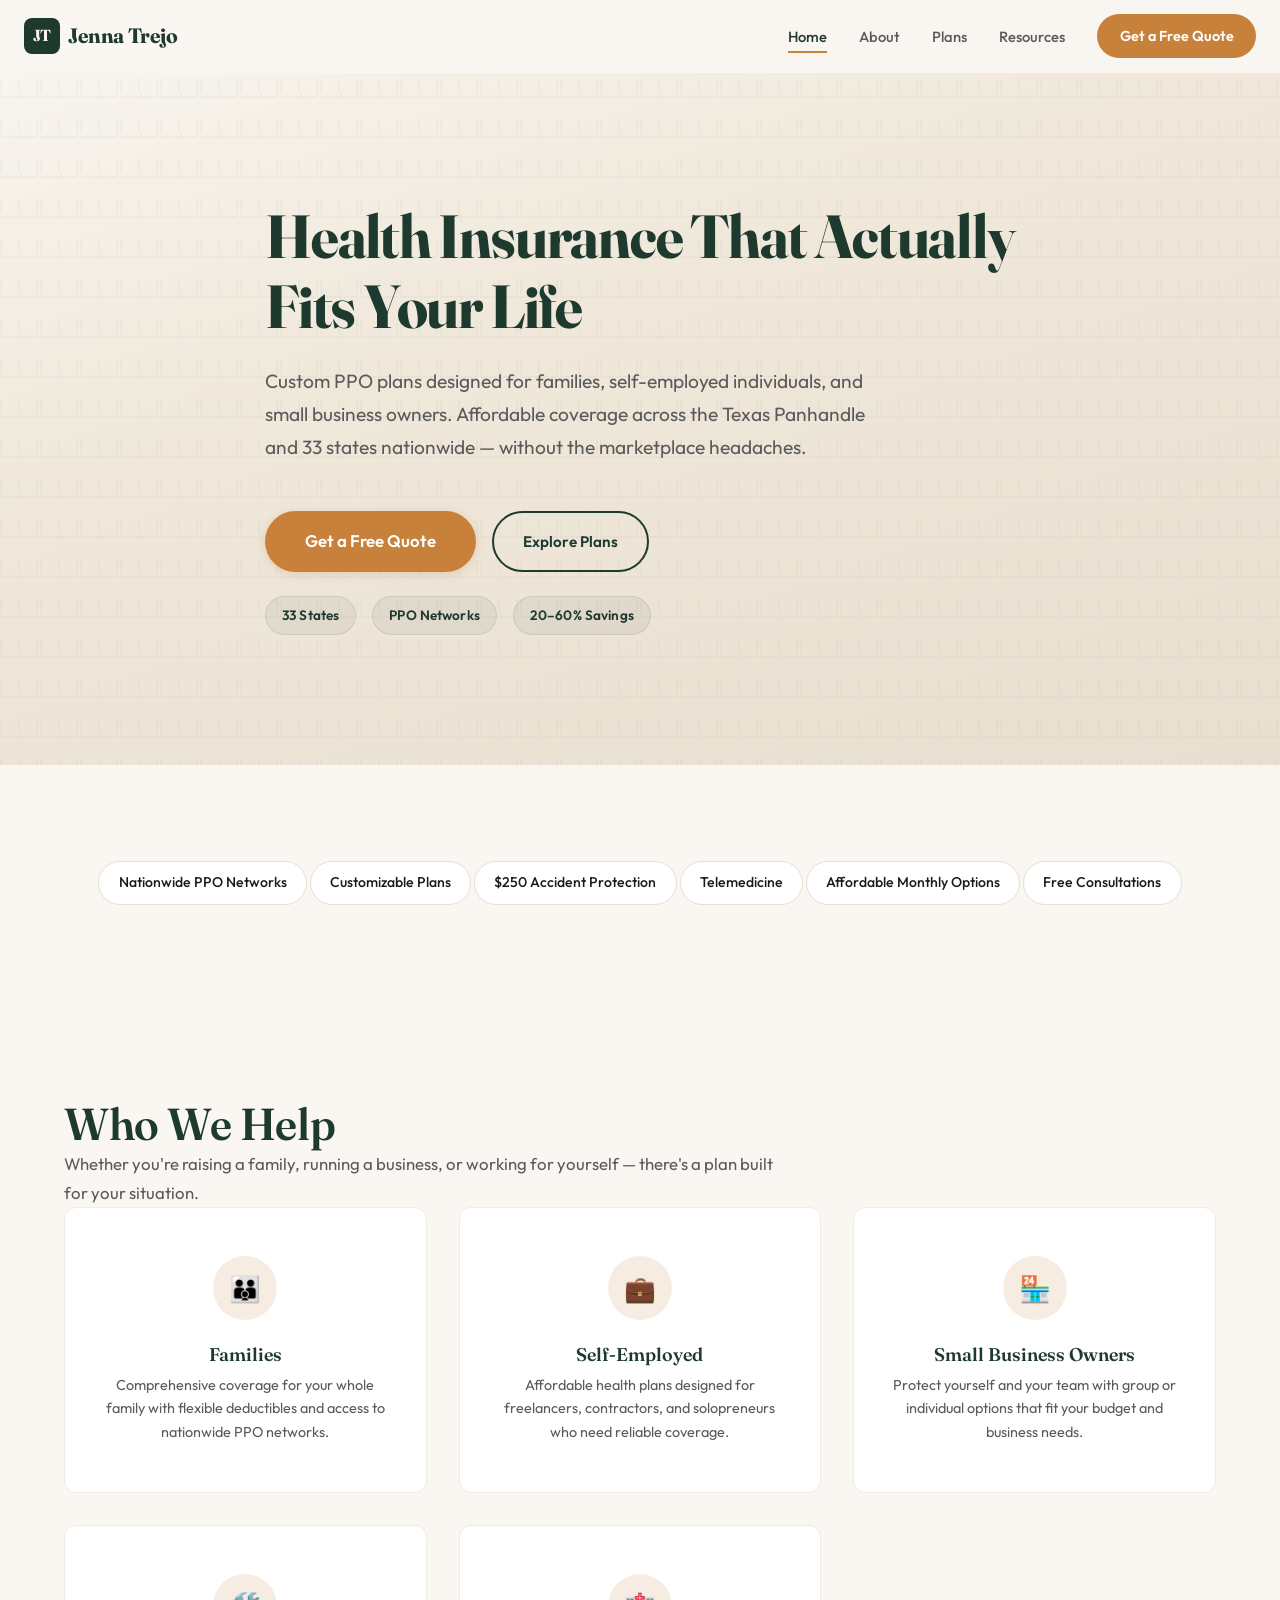
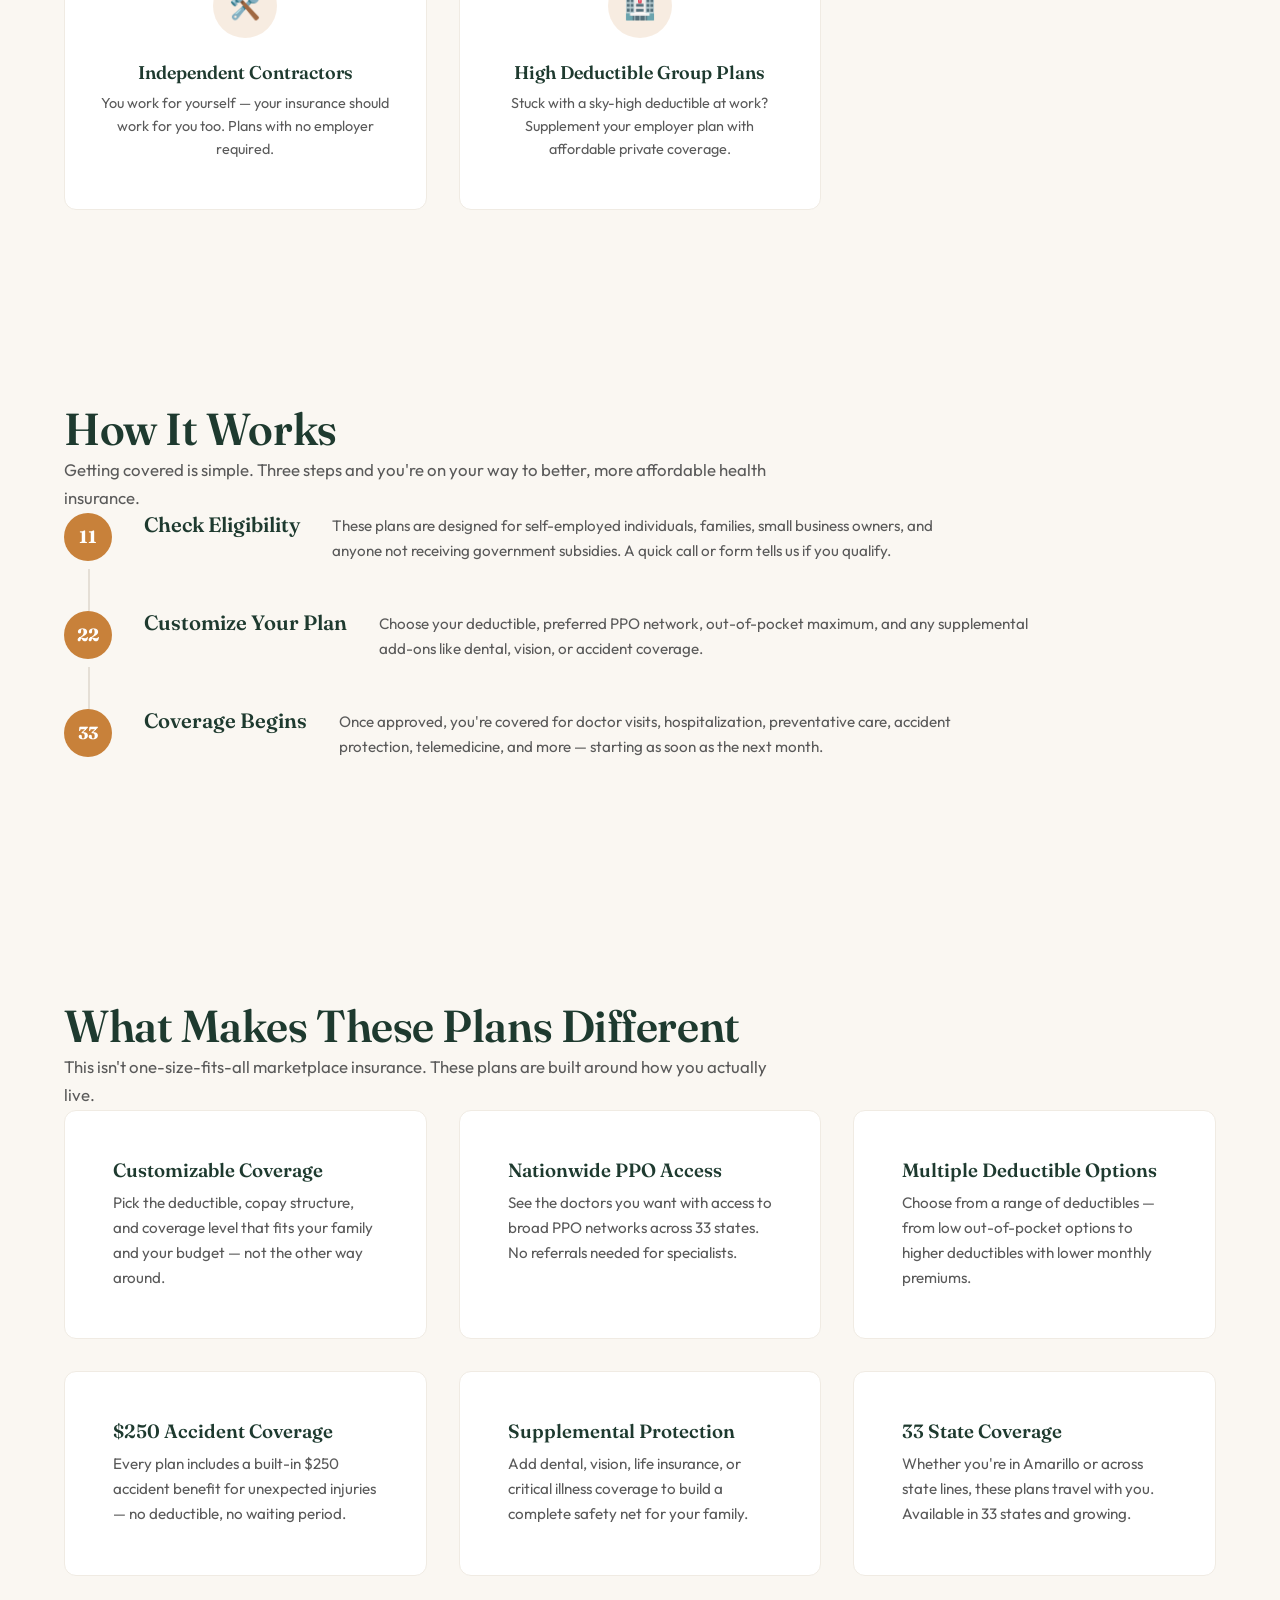
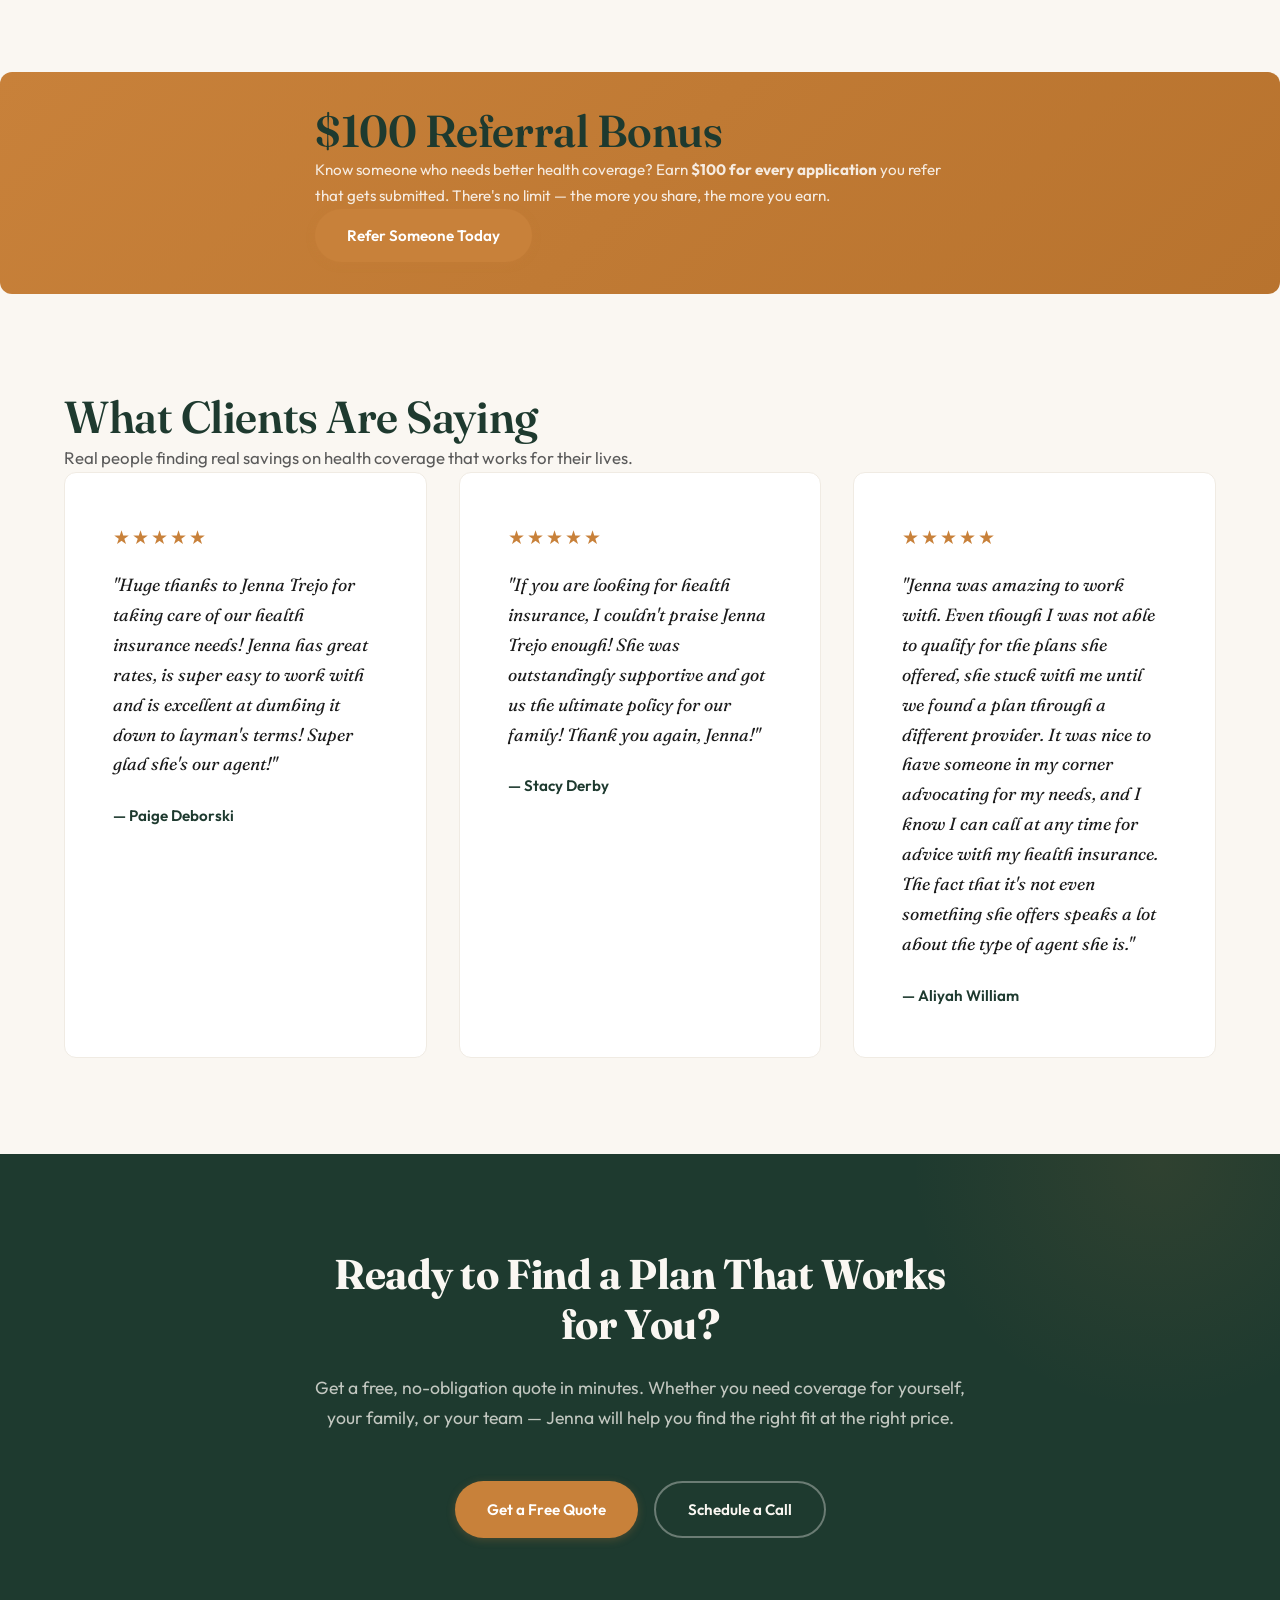
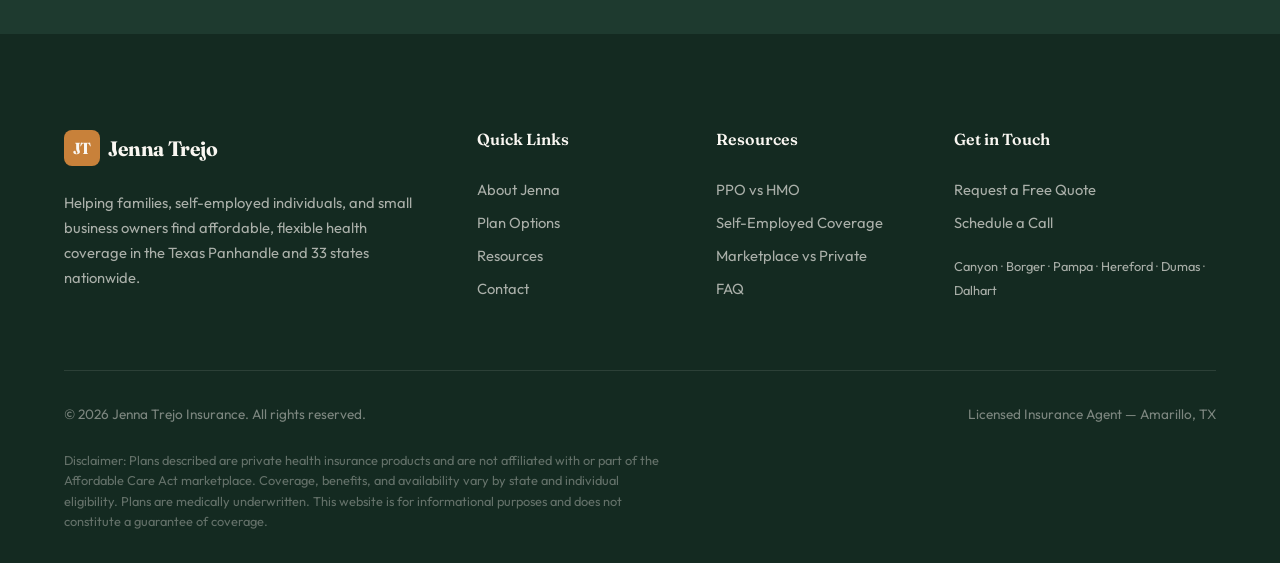
<file: index.html>
<!DOCTYPE html>
<html lang="en">
<head>
  <meta charset="UTF-8">
  <meta name="viewport" content="width=device-width, initial-scale=1.0">
  <title>Jenna Trejo Insurance — Affordable Health Coverage for Families & Self-Employed</title>
  <meta name="description" content="Find affordable, customizable PPO health insurance plans for families, self-employed individuals, and small business owners. Serving the Texas Panhandle and 33 states. Get a free quote today.">
  <meta name="keywords" content="health insurance, PPO plans, self-employed health coverage, family health insurance, small business insurance, Texas Panhandle, Amarillo insurance agent">
  <meta name="author" content="Jenna Trejo Insurance">
  <meta property="og:title" content="Jenna Trejo Insurance — Health Coverage That Fits Your Life">
  <meta property="og:description" content="Affordable, customizable PPO health insurance for families, self-employed, and small businesses. Serving 33 states.">
  <meta property="og:type" content="website">
  <meta property="og:url" content="https://jennatrejoinsurance.com">
  <link rel="preconnect" href="https://fonts.googleapis.com">
  <link rel="preconnect" href="https://fonts.gstatic.com" crossorigin>
  <link href="https://fonts.googleapis.com/css2?family=Fraunces:ital,opsz,wght@0,9..144,300..900;1,9..144,300..900&family=Outfit:wght@300;400;500;600;700&display=swap" rel="stylesheet">
  <link rel="canonical" href="https://jennatrejoinsurance.com/">
  <link rel="stylesheet" href="css/styles.css">
  <script type="application/ld+json">
  {
    "@context": "https://schema.org",
    "@type": ["InsuranceAgency", "LocalBusiness"],
    "name": "Jenna Trejo Insurance",
    "description": "Licensed health insurance agent serving the Texas Panhandle and 33 states. Specializing in affordable PPO health plans for families, self-employed individuals, and small business owners.",
    "url": "https://jennatrejoinsurance.com",
    "telephone": "575-937-6519",
    "address": {
      "@type": "PostalAddress",
      "addressLocality": "Amarillo",
      "addressRegion": "TX",
      "addressCountry": "US"
    },
    "geo": {
      "@type": "GeoCoordinates",
      "latitude": "35.2220",
      "longitude": "-101.8313"
    },
    "areaServed": [
      {"@type": "City", "name": "Amarillo", "addressRegion": "TX"},
      {"@type": "City", "name": "Canyon", "addressRegion": "TX"},
      {"@type": "City", "name": "Borger", "addressRegion": "TX"},
      {"@type": "City", "name": "Pampa", "addressRegion": "TX"},
      {"@type": "City", "name": "Hereford", "addressRegion": "TX"},
      {"@type": "City", "name": "Dumas", "addressRegion": "TX"},
      {"@type": "City", "name": "Dalhart", "addressRegion": "TX"}
    ],
    "priceRange": "$$",
    "openingHours": "Mo-Fr 08:00-18:00",
    "sameAs": []
  }
  </script>
  <script type="application/ld+json">
  {
    "@context": "https://schema.org",
    "@type": "WebSite",
    "name": "Jenna Trejo Insurance",
    "url": "https://jennatrejoinsurance.com"
  }
  </script>
</head>
<body>

  <!-- ========== NAVIGATION ========== -->
  <nav class="nav">
    <div class="nav__overlay"></div>
    <div class="nav__inner">
      <a href="index.html" class="nav__logo">
        <span class="nav__logo-icon">JT</span>
        Jenna Trejo
      </a>
      <button class="nav__hamburger" aria-label="Menu">
        <span></span><span></span><span></span>
      </button>
      <div class="nav__links">
        <a href="index.html" class="nav__link active">Home</a>
        <a href="about.html" class="nav__link">About</a>
        <a href="plans.html" class="nav__link">Plans</a>
        <a href="resources.html" class="nav__link">Resources</a>
        <a href="contact.html" class="nav__cta">Get a Free Quote</a>
      </div>
    </div>
  </nav>

  <main>

  <!-- ========== HERO SECTION ========== -->
  <section class="hero gradient-hero bg-texture">
    <div class="container">
      <div class="hero__content fade-up">
        <h1 class="hero__title">Health Insurance That Actually Fits Your Life</h1>
        <p class="hero__subtitle">Custom PPO plans designed for families, self-employed individuals, and small business owners. Affordable coverage across the Texas Panhandle and 33 states nationwide — without the marketplace headaches.</p>
        <div class="hero__actions">
          <a href="contact.html" class="btn btn--primary btn--large">Get a Free Quote</a>
          <a href="plans.html" class="btn btn--outline">Explore Plans</a>
        </div>
        <div class="hero__trust fade-up">
          <span class="trust-badge">33 States</span>
          <span class="trust-badge">PPO Networks</span>
          <span class="trust-badge">20–60% Savings</span>
        </div>
      </div>
    </div>
  </section>

  <!-- ========== QUICK BENEFITS STRIP ========== -->
  <section class="section benefits-strip">
    <div class="container">
      <div class="benefits-strip__row fade-up">
        <span class="benefit-pill">Nationwide PPO Networks</span>
        <span class="benefit-pill">Customizable Plans</span>
        <span class="benefit-pill">$250 Accident Protection</span>
        <span class="benefit-pill">Telemedicine</span>
        <span class="benefit-pill">Affordable Monthly Options</span>
        <span class="benefit-pill">Free Consultations</span>
      </div>
    </div>
  </section>

  <!-- ========== WHO WE HELP ========== -->
  <section class="section" style="background: var(--color-cream);">
    <div class="container">
      <div class="section__header fade-up">
        <h2 class="section__title">Who We Help</h2>
        <p class="section__subtitle">Whether you're raising a family, running a business, or working for yourself — there's a plan built for your situation.</p>
      </div>
      <div class="grid grid--3 stagger">
        <div class="audience-card fade-up">
          <span class="audience-card__icon">&#x1F46A;</span>
          <h3 class="audience-card__title">Families</h3>
          <p class="audience-card__text">Comprehensive coverage for your whole family with flexible deductibles and access to nationwide PPO networks.</p>
        </div>
        <div class="audience-card fade-up">
          <span class="audience-card__icon">&#x1F4BC;</span>
          <h3 class="audience-card__title">Self-Employed</h3>
          <p class="audience-card__text">Affordable health plans designed for freelancers, contractors, and solopreneurs who need reliable coverage.</p>
        </div>
        <div class="audience-card fade-up">
          <span class="audience-card__icon">&#x1F3EA;</span>
          <h3 class="audience-card__title">Small Business Owners</h3>
          <p class="audience-card__text">Protect yourself and your team with group or individual options that fit your budget and business needs.</p>
        </div>
        <div class="audience-card fade-up">
          <span class="audience-card__icon">&#x1F6E0;&#xFE0F;</span>
          <h3 class="audience-card__title">Independent Contractors</h3>
          <p class="audience-card__text">You work for yourself — your insurance should work for you too. Plans with no employer required.</p>
        </div>
        <div class="audience-card fade-up">
          <span class="audience-card__icon">&#x1F3E5;</span>
          <h3 class="audience-card__title">High Deductible Group Plans</h3>
          <p class="audience-card__text">Stuck with a sky-high deductible at work? Supplement your employer plan with affordable private coverage.</p>
        </div>
      </div>
    </div>
  </section>

  <!-- ========== HOW IT WORKS ========== -->
  <section class="section">
    <div class="container">
      <div class="section__header fade-up">
        <h2 class="section__title">How It Works</h2>
        <p class="section__subtitle">Getting covered is simple. Three steps and you're on your way to better, more affordable health insurance.</p>
      </div>
      <div class="steps stagger">
        <div class="step fade-up">
          <span class="step__number">1</span>
          <h3 class="step__title">Check Eligibility</h3>
          <p class="step__text">These plans are designed for self-employed individuals, families, small business owners, and anyone not receiving government subsidies. A quick call or form tells us if you qualify.</p>
        </div>
        <div class="step fade-up">
          <span class="step__number">2</span>
          <h3 class="step__title">Customize Your Plan</h3>
          <p class="step__text">Choose your deductible, preferred PPO network, out-of-pocket maximum, and any supplemental add-ons like dental, vision, or accident coverage.</p>
        </div>
        <div class="step fade-up">
          <span class="step__number">3</span>
          <h3 class="step__title">Coverage Begins</h3>
          <p class="step__text">Once approved, you're covered for doctor visits, hospitalization, preventative care, accident protection, telemedicine, and more — starting as soon as the next month.</p>
        </div>
      </div>
    </div>
  </section>

  <!-- ========== WHAT MAKES PLANS DIFFERENT ========== -->
  <section class="section" style="background: var(--color-cream);">
    <div class="container">
      <div class="section__header fade-up">
        <h2 class="section__title">What Makes These Plans Different</h2>
        <p class="section__subtitle">This isn't one-size-fits-all marketplace insurance. These plans are built around how you actually live.</p>
      </div>
      <div class="grid grid--3 stagger">
        <div class="card fade-up">
          <h3 class="card__title">Customizable Coverage</h3>
          <p class="card__text">Pick the deductible, copay structure, and coverage level that fits your family and your budget — not the other way around.</p>
        </div>
        <div class="card fade-up">
          <h3 class="card__title">Nationwide PPO Access</h3>
          <p class="card__text">See the doctors you want with access to broad PPO networks across 33 states. No referrals needed for specialists.</p>
        </div>
        <div class="card fade-up">
          <h3 class="card__title">Multiple Deductible Options</h3>
          <p class="card__text">Choose from a range of deductibles — from low out-of-pocket options to higher deductibles with lower monthly premiums.</p>
        </div>
        <div class="card fade-up">
          <h3 class="card__title">$250 Accident Coverage</h3>
          <p class="card__text">Every plan includes a built-in $250 accident benefit for unexpected injuries — no deductible, no waiting period.</p>
        </div>
        <div class="card fade-up">
          <h3 class="card__title">Supplemental Protection</h3>
          <p class="card__text">Add dental, vision, life insurance, or critical illness coverage to build a complete safety net for your family.</p>
        </div>
        <div class="card fade-up">
          <h3 class="card__title">33 State Coverage</h3>
          <p class="card__text">Whether you're in Amarillo or across state lines, these plans travel with you. Available in 33 states and growing.</p>
        </div>
      </div>
    </div>
  </section>

  <!-- ========== $100 REFERRAL BANNER ========== -->
  <section class="referral-banner">
    <div class="container">
      <div class="referral-banner__content fade-up">
        <h2 class="referral-banner__title">$100 Referral Bonus</h2>
        <p class="referral-banner__text">Know someone who needs better health coverage? Earn <strong>$100 for every application</strong> you refer that gets submitted. There's no limit — the more you share, the more you earn.</p>
        <a href="contact.html" class="btn btn--primary">Refer Someone Today</a>
      </div>
    </div>
  </section>

  <!-- ========== TESTIMONIALS ========== -->
  <section class="section" style="background: var(--color-cream);">
    <div class="container">
      <div class="section__header fade-up">
        <h2 class="section__title">What Clients Are Saying</h2>
        <p class="section__subtitle">Real people finding real savings on health coverage that works for their lives.</p>
      </div>
      <div class="grid grid--3 stagger">
        <div class="testimonial fade-up">
          <div class="testimonial__stars">&#9733;&#9733;&#9733;&#9733;&#9733;</div>
          <p class="testimonial__text">"Huge thanks to Jenna Trejo for taking care of our health insurance needs! Jenna has great rates, is super easy to work with and is excellent at dumbing it down to layman's terms! Super glad she's our agent!"</p>
          <p class="testimonial__author">— Paige Deborski</p>
        </div>
        <div class="testimonial fade-up">
          <div class="testimonial__stars">&#9733;&#9733;&#9733;&#9733;&#9733;</div>
          <p class="testimonial__text">"If you are looking for health insurance, I couldn't praise Jenna Trejo enough! She was outstandingly supportive and got us the ultimate policy for our family! Thank you again, Jenna!"</p>
          <p class="testimonial__author">— Stacy Derby</p>
        </div>
        <div class="testimonial fade-up">
          <div class="testimonial__stars">&#9733;&#9733;&#9733;&#9733;&#9733;</div>
          <p class="testimonial__text">"Jenna was amazing to work with. Even though I was not able to qualify for the plans she offered, she stuck with me until we found a plan through a different provider. It was nice to have someone in my corner advocating for my needs, and I know I can call at any time for advice with my health insurance. The fact that it's not even something she offers speaks a lot about the type of agent she is."</p>
          <p class="testimonial__author">— Aliyah William</p>
        </div>
      </div>
    </div>
  </section>

  <!-- ========== FINAL CTA SECTION ========== -->
  <section class="cta-section">
    <div class="container">
      <div class="cta-section__content fade-up">
        <h2 class="cta-section__title">Ready to Find a Plan That Works for You?</h2>
        <p class="cta-section__text">Get a free, no-obligation quote in minutes. Whether you need coverage for yourself, your family, or your team — Jenna will help you find the right fit at the right price.</p>
        <div class="cta-section__actions">
          <a href="contact.html" class="btn btn--primary">Get a Free Quote</a>
          <a href="contact.html" class="btn btn--outline-light">Schedule a Call</a>
        </div>
      </div>
    </div>
  </section>

  <!-- ========== FOOTER ========== -->
  </main>

  <footer class="footer">
    <div class="container">
      <div class="footer__grid">
        <div class="footer__brand">
          <a href="index.html" class="nav__logo" style="color: var(--color-cream); margin-bottom: var(--space-sm); display: inline-flex;">
            <span class="nav__logo-icon" style="background: var(--color-accent);">JT</span>
            Jenna Trejo
          </a>
          <p>Helping families, self-employed individuals, and small business owners find affordable, flexible health coverage in the Texas Panhandle and 33 states nationwide.</p>
        </div>
        <div>
          <h4 class="footer__heading">Quick Links</h4>
          <a href="about.html" class="footer__link">About Jenna</a>
          <a href="plans.html" class="footer__link">Plan Options</a>
          <a href="resources.html" class="footer__link">Resources</a>
          <a href="contact.html" class="footer__link">Contact</a>
        </div>
        <div>
          <h4 class="footer__heading">Resources</h4>
          <a href="resources.html#ppo-vs-hmo" class="footer__link">PPO vs HMO</a>
          <a href="resources.html#self-employed" class="footer__link">Self-Employed Coverage</a>
          <a href="resources.html#marketplace-vs-private" class="footer__link">Marketplace vs Private</a>
          <a href="resources.html#faq" class="footer__link">FAQ</a>
        </div>
        <div>
          <h4 class="footer__heading">Get in Touch</h4>
          <a href="contact.html" class="footer__link">Request a Free Quote</a>
          <a href="contact.html" class="footer__link">Schedule a Call</a>
          <p style="color: rgba(250,247,242,0.5); font-size: 0.85rem; margin-top: var(--space-md);">
            <a href="canyon-tx.html" class="footer__link" style="display: inline; font-size: 0.8rem;">Canyon</a> &middot;
            <a href="borger-tx.html" class="footer__link" style="display: inline; font-size: 0.8rem;">Borger</a> &middot;
            <a href="pampa-tx.html" class="footer__link" style="display: inline; font-size: 0.8rem;">Pampa</a> &middot;
            <a href="hereford-tx.html" class="footer__link" style="display: inline; font-size: 0.8rem;">Hereford</a> &middot;
            <a href="dumas-tx.html" class="footer__link" style="display: inline; font-size: 0.8rem;">Dumas</a> &middot;
            <a href="dalhart-tx.html" class="footer__link" style="display: inline; font-size: 0.8rem;">Dalhart</a>
          </p>
        </div>
      </div>
      <div class="footer__bottom">
        <span>&copy; 2026 Jenna Trejo Insurance. All rights reserved.</span>
        <span>Licensed Insurance Agent — Amarillo, TX</span>
      </div>
      <p class="footer__disclaimer">Disclaimer: Plans described are private health insurance products and are not affiliated with or part of the Affordable Care Act marketplace. Coverage, benefits, and availability vary by state and individual eligibility. Plans are medically underwritten. This website is for informational purposes and does not constitute a guarantee of coverage.</p>
    </div>
  </footer>

  <!-- Scroll to Top Button -->
  <button class="scroll-top" aria-label="Scroll to top">&#8593;</button>

  <script src="js/main.js"></script>
</body>
</html>
</file>
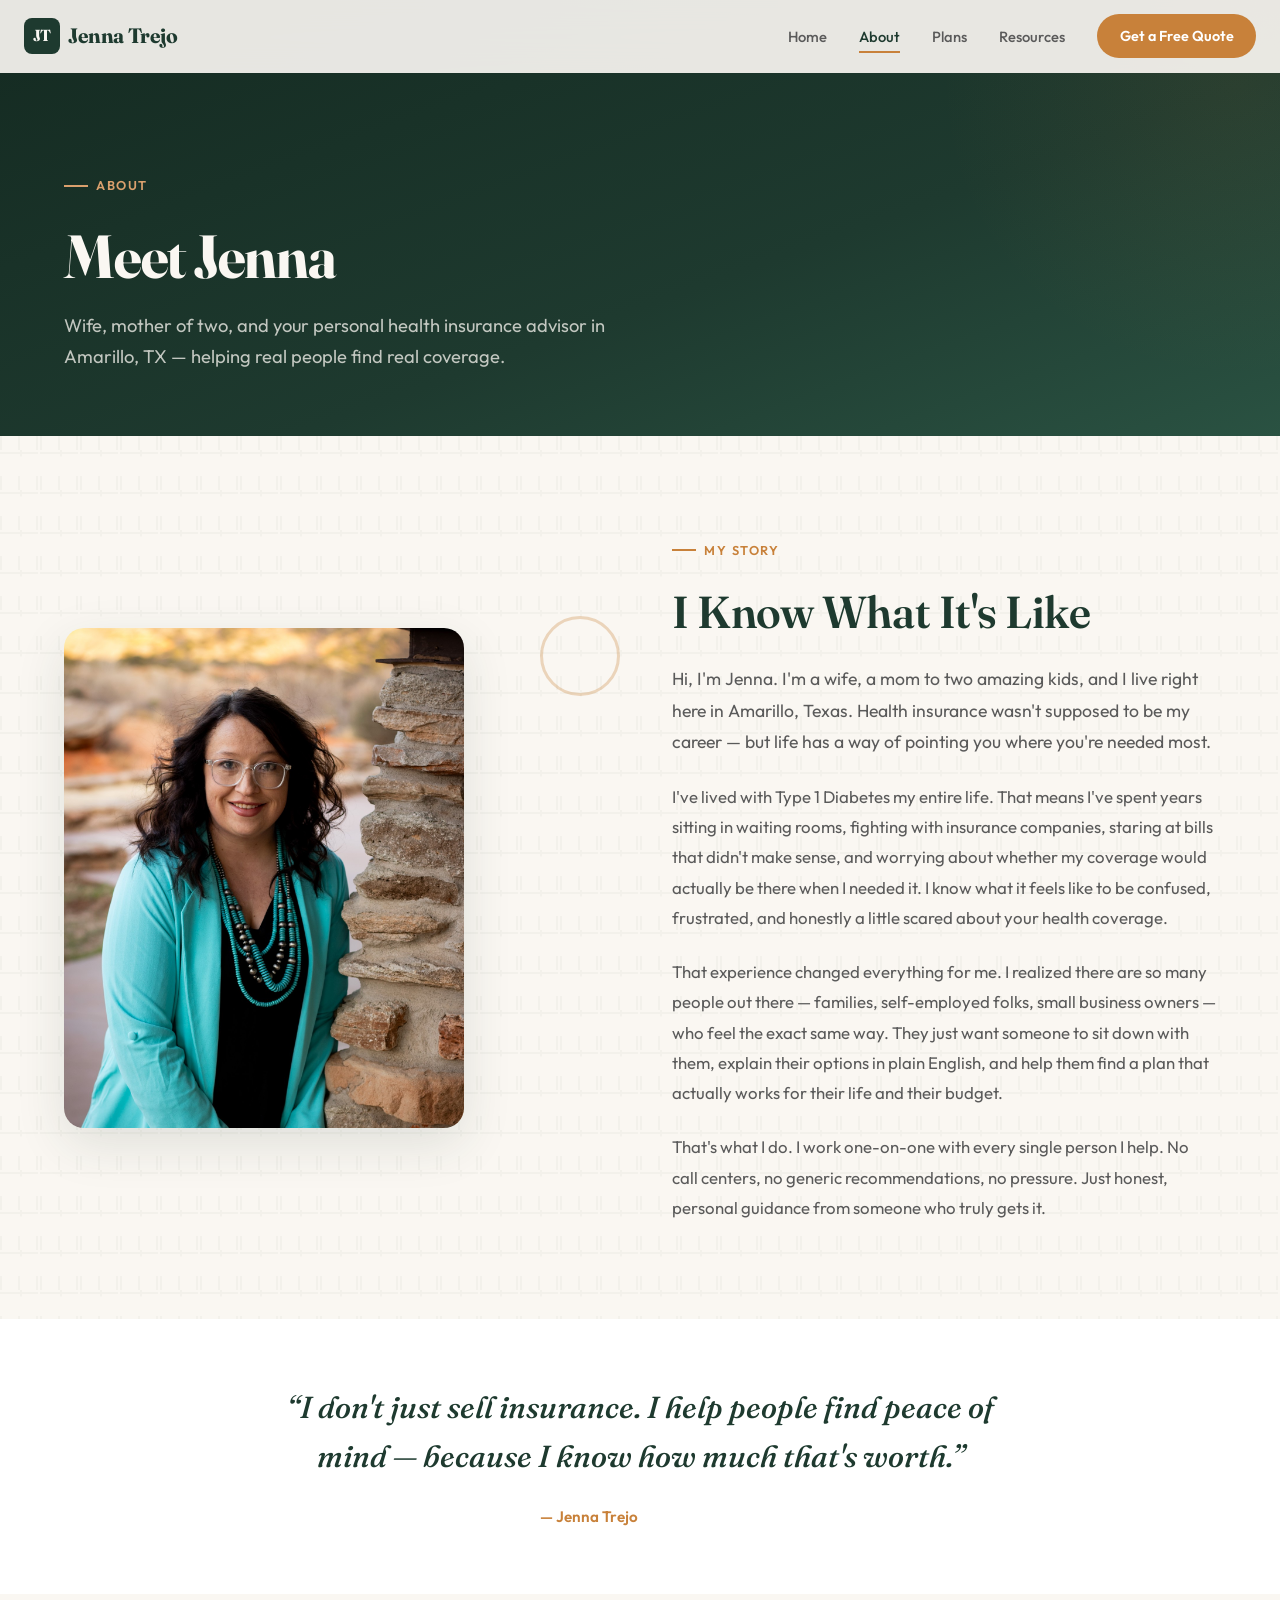
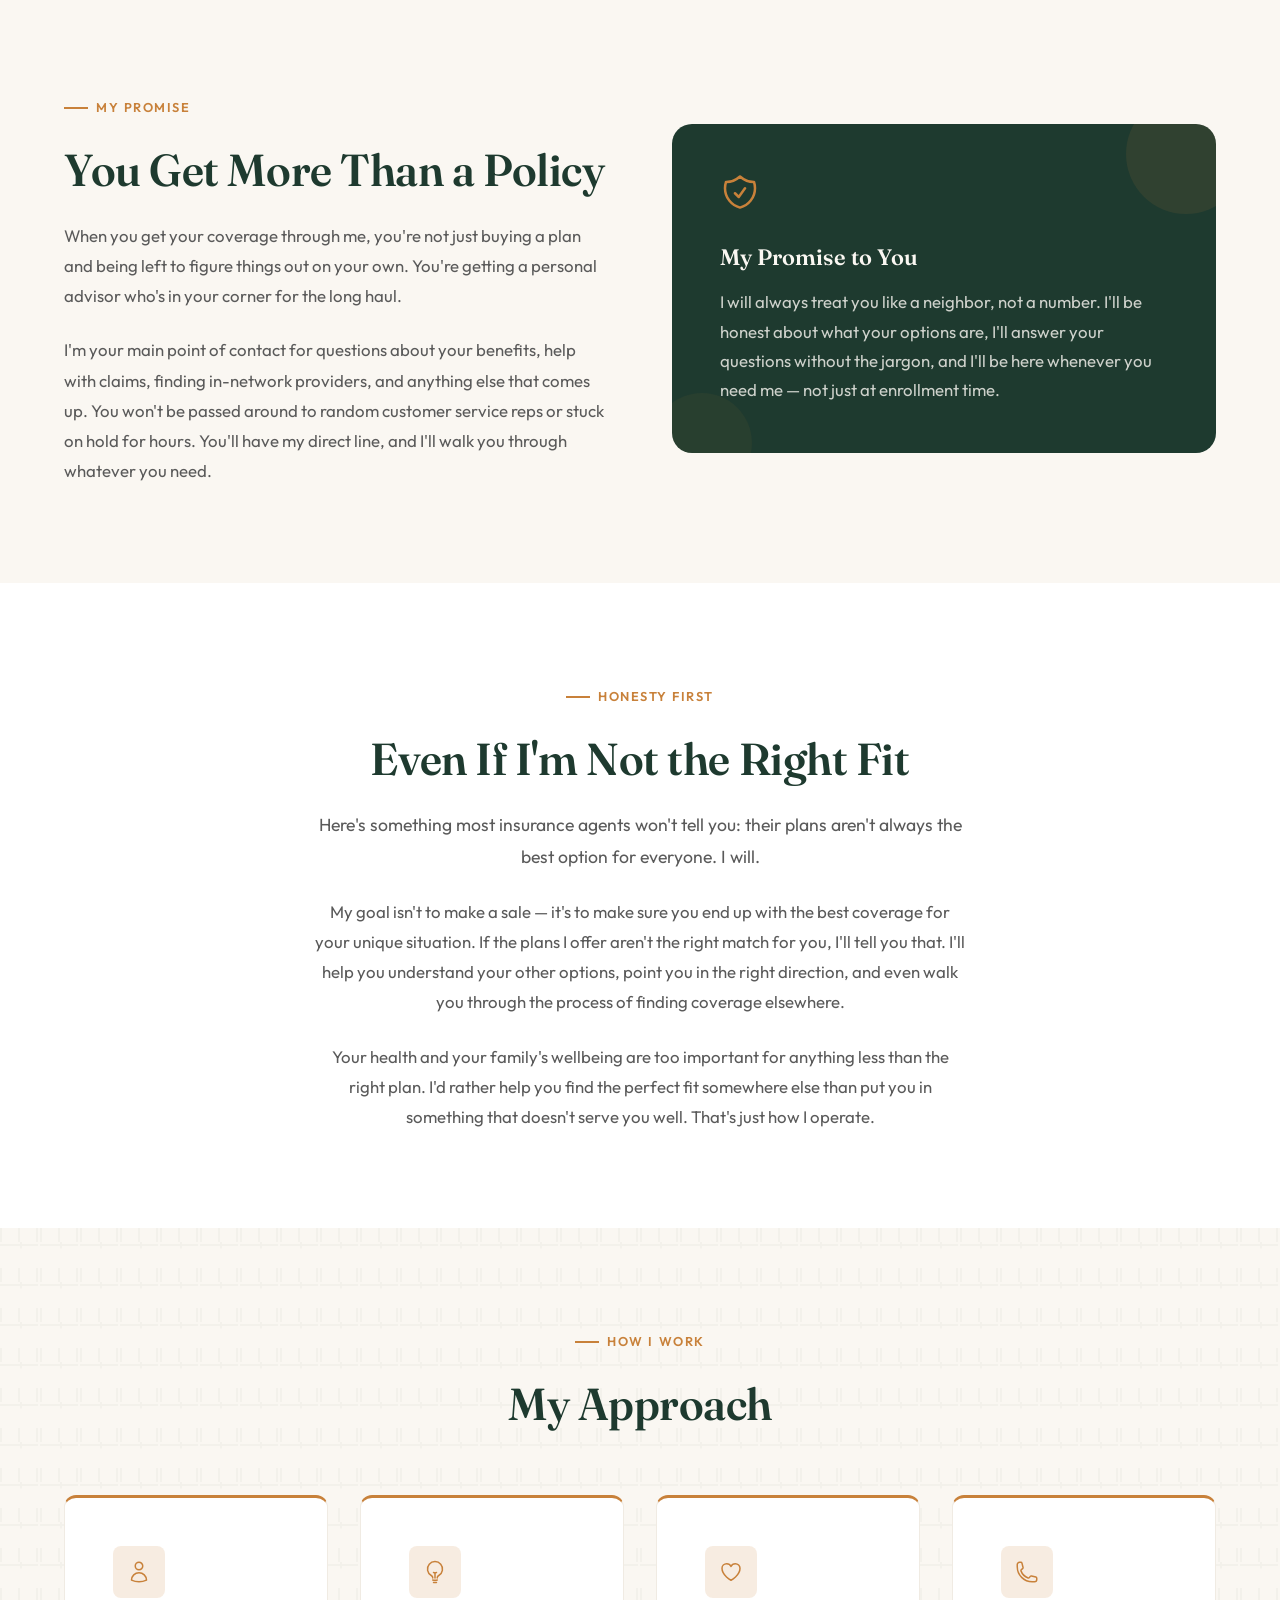
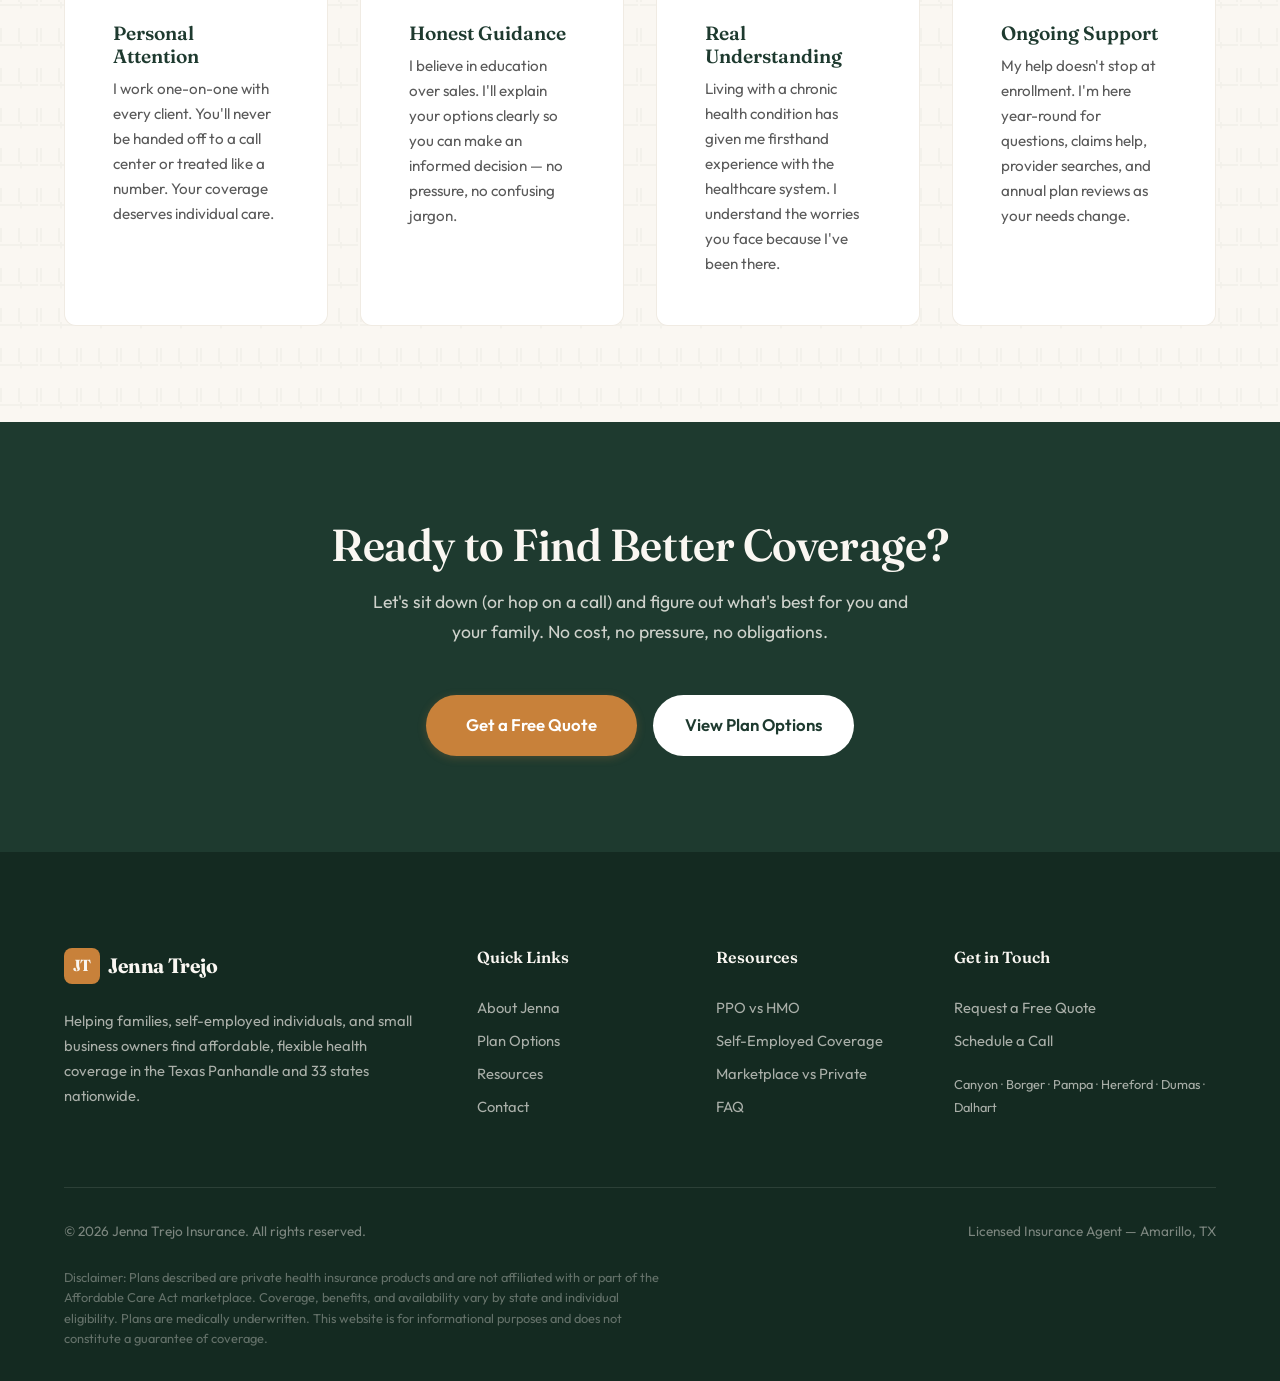
<file: about.html>
<!DOCTYPE html>
<html lang="en">
<head>
  <meta charset="UTF-8">
  <meta name="viewport" content="width=device-width, initial-scale=1.0">
  <meta name="description" content="Meet Jenna Trejo — a wife, mother, and licensed insurance advisor in Amarillo, TX. With firsthand experience navigating the healthcare system, Jenna helps families and self-employed individuals find affordable health coverage.">
  <meta name="keywords" content="Jenna Trejo, health insurance agent Amarillo TX, Texas Panhandle insurance, affordable health coverage, personal insurance advisor">
  <meta name="author" content="Jenna Trejo Insurance">
  <meta property="og:title" content="About Jenna Trejo — Your Personal Health Insurance Advisor">
  <meta property="og:description" content="Wife, mother, and licensed insurance advisor in Amarillo, TX. Jenna brings real-life healthcare experience to help you find the right coverage.">
  <meta property="og:type" content="website">
  <title>About Jenna Trejo — Your Personal Health Insurance Advisor | Amarillo, TX</title>
  <link rel="preconnect" href="https://fonts.googleapis.com">
  <link rel="preconnect" href="https://fonts.gstatic.com" crossorigin>
  <link href="https://fonts.googleapis.com/css2?family=Fraunces:ital,opsz,wght@0,9..144,300..900;1,9..144,300..900&family=Outfit:wght@300;400;500;600;700&display=swap" rel="stylesheet">
  <link rel="canonical" href="https://jennatrejoinsurance.com/about.html">
  <link rel="stylesheet" href="css/styles.css">
  <script type="application/ld+json">
  {
    "@context": "https://schema.org",
    "@type": ["InsuranceAgency", "LocalBusiness"],
    "name": "Jenna Trejo Insurance",
    "description": "Licensed health insurance agent serving the Texas Panhandle and 33 states. Specializing in affordable PPO health plans for families, self-employed individuals, and small business owners.",
    "url": "https://jennatrejoinsurance.com",
    "telephone": "575-937-6519",
    "address": {
      "@type": "PostalAddress",
      "addressLocality": "Amarillo",
      "addressRegion": "TX",
      "addressCountry": "US"
    },
    "geo": {
      "@type": "GeoCoordinates",
      "latitude": "35.2220",
      "longitude": "-101.8313"
    },
    "areaServed": [
      {"@type": "City", "name": "Amarillo", "addressRegion": "TX"},
      {"@type": "City", "name": "Canyon", "addressRegion": "TX"},
      {"@type": "City", "name": "Borger", "addressRegion": "TX"},
      {"@type": "City", "name": "Pampa", "addressRegion": "TX"},
      {"@type": "City", "name": "Hereford", "addressRegion": "TX"},
      {"@type": "City", "name": "Dumas", "addressRegion": "TX"},
      {"@type": "City", "name": "Dalhart", "addressRegion": "TX"}
    ],
    "priceRange": "$$",
    "openingHours": "Mo-Fr 08:00-18:00",
    "sameAs": []
  }
  </script>
  <script type="application/ld+json">
  {
    "@context": "https://schema.org",
    "@type": "Person",
    "name": "Jenna Trejo",
    "jobTitle": "Licensed Insurance Agent",
    "worksFor": {
      "@type": "InsuranceAgency",
      "name": "Jenna Trejo Insurance"
    },
    "address": {
      "@type": "PostalAddress",
      "addressLocality": "Amarillo",
      "addressRegion": "TX"
    },
    "description": "Wife, mother, and licensed health insurance advisor in Amarillo, TX. Specializing in affordable PPO plans for families and self-employed individuals."
  }
  </script>
</head>
<body>

  <!-- Navigation -->
  <nav class="nav">
    <div class="nav__overlay"></div>
    <div class="nav__inner">
      <a href="index.html" class="nav__logo">
        <span class="nav__logo-icon">JT</span>
        Jenna Trejo
      </a>
      <button class="nav__hamburger" aria-label="Menu">
        <span></span><span></span><span></span>
      </button>
      <div class="nav__links">
        <a href="index.html" class="nav__link">Home</a>
        <a href="about.html" class="nav__link active">About</a>
        <a href="plans.html" class="nav__link">Plans</a>
        <a href="resources.html" class="nav__link">Resources</a>
        <a href="contact.html" class="nav__cta">Get a Free Quote</a>
      </div>
    </div>
  </nav>

  <main>

  <!-- Page Header -->
  <header class="page-header">
    <div class="container">
      <span class="section-label fade-up">About</span>
      <h1 class="fade-up">Meet Jenna</h1>
      <p class="fade-up">Wife, mother of two, and your personal health insurance advisor in Amarillo, TX &mdash; helping real people find real coverage.</p>
    </div>
  </header>

  <!-- Jenna's Story -->
  <section class="section section--cream bg-texture">
    <div class="container">
      <div style="display: grid; grid-template-columns: 1fr 1fr; gap: var(--space-3xl); align-items: center;">

        <!-- Jenna's Photo -->
        <div class="fade-up" style="position: relative;">
          <img src="images/jenna-headshot.jpg" alt="Jenna Trejo — Licensed Health Insurance Agent in Amarillo, TX" style="width: 100%; max-width: 400px; aspect-ratio: 4/5; object-fit: cover; object-position: center top; border-radius: var(--radius-xl); box-shadow: var(--shadow-xl); display: block;">
          <!-- Decorative accent -->
          <div style="position: absolute; top: -12px; right: -12px; width: 80px; height: 80px; border-radius: 50%; border: 3px solid var(--color-accent); opacity: 0.3;"></div>
        </div>

        <!-- Story Content -->
        <div class="fade-up stagger-2">
          <span class="section-label">My Story</span>
          <h2 class="mb-lg">I Know What It's Like</h2>

          <p class="mb-lg" style="font-size: 1.1rem; line-height: 1.8;">
            Hi, I'm Jenna. I'm a wife, a mom to two amazing kids, and I live right here in Amarillo, Texas. Health insurance wasn't supposed to be my career &mdash; but life has a way of pointing you where you're needed most.
          </p>

          <p class="mb-lg" style="line-height: 1.8;">
            I've lived with Type 1 Diabetes my entire life. That means I've spent years sitting in waiting rooms, fighting with insurance companies, staring at bills that didn't make sense, and worrying about whether my coverage would actually be there when I needed it. I know what it feels like to be confused, frustrated, and honestly a little scared about your health coverage.
          </p>

          <p class="mb-lg" style="line-height: 1.8;">
            That experience changed everything for me. I realized there are so many people out there &mdash; families, self-employed folks, small business owners &mdash; who feel the exact same way. They just want someone to sit down with them, explain their options in plain English, and help them find a plan that actually works for their life and their budget.
          </p>

          <p style="line-height: 1.8;">
            That's what I do. I work one-on-one with every single person I help. No call centers, no generic recommendations, no pressure. Just honest, personal guidance from someone who truly gets it.
          </p>
        </div>

      </div>
    </div>
  </section>

  <!-- Pull Quote -->
  <section class="section section--white" style="padding: var(--space-3xl) 0;">
    <div class="container container--narrow text-center fade-up">
      <p style="font-family: var(--font-display); font-size: clamp(1.4rem, 2.5vw, 1.9rem); font-weight: 500; font-style: italic; color: var(--color-primary); line-height: 1.6; font-variation-settings: 'opsz' 48;">
        &ldquo;I don't just sell insurance. I help people find peace of mind &mdash; because I know how much that's worth.&rdquo;
      </p>
      <p style="color: var(--color-accent); font-weight: 600; margin-top: var(--space-lg); font-size: 0.95rem;">&mdash; Jenna Trejo</p>
    </div>
  </section>

  <!-- My Promise -->
  <section class="section section--cream">
    <div class="container">
      <div style="display: grid; grid-template-columns: 1fr 1fr; gap: var(--space-3xl); align-items: center;">

        <div class="fade-up">
          <span class="section-label">My Promise</span>
          <h2 class="mb-lg">You Get More Than a Policy</h2>
          <p class="mb-lg" style="line-height: 1.8;">
            When you get your coverage through me, you're not just buying a plan and being left to figure things out on your own. You're getting a personal advisor who's in your corner for the long haul.
          </p>
          <p style="line-height: 1.8;">
            I'm your main point of contact for questions about your benefits, help with claims, finding in-network providers, and anything else that comes up. You won't be passed around to random customer service reps or stuck on hold for hours. You'll have my direct line, and I'll walk you through whatever you need.
          </p>
        </div>

        <div class="fade-up stagger-2">
          <div style="background: var(--color-primary); border-radius: var(--radius-xl); padding: var(--space-2xl) var(--space-2xl); position: relative; overflow: hidden;">
            <div style="position: absolute; top: -30px; right: -30px; width: 120px; height: 120px; border-radius: 50%; background: rgba(200,129,58,0.1);"></div>
            <div style="position: absolute; bottom: -40px; left: -20px; width: 100px; height: 100px; border-radius: 50%; background: rgba(200,129,58,0.06);"></div>
            <svg style="width: 40px; height: 40px; color: var(--color-accent); margin-bottom: var(--space-lg);" fill="none" viewBox="0 0 24 24" stroke="currentColor" stroke-width="1.5">
              <path stroke-linecap="round" stroke-linejoin="round" d="M9 12.75L11.25 15 15 9.75m-3-7.036A11.959 11.959 0 013.598 6 11.99 11.99 0 003 9.749c0 5.592 3.824 10.29 9 11.623 5.176-1.332 9-6.03 9-11.622 0-1.31-.21-2.571-.598-3.751h-.152c-3.196 0-6.1-1.248-8.25-3.285z" />
            </svg>
            <h3 style="color: var(--color-cream); font-size: 1.4rem; margin-bottom: var(--space-md); position: relative;">My Promise to You</h3>
            <p style="color: rgba(250,247,242,0.8); font-size: 1.05rem; line-height: 1.75; position: relative;">
              I will always treat you like a neighbor, not a number. I'll be honest about what your options are, I'll answer your questions without the jargon, and I'll be here whenever you need me &mdash; not just at enrollment time.
            </p>
          </div>
        </div>

      </div>
    </div>
  </section>

  <!-- Even If I'm Not the Right Fit -->
  <section class="section section--white">
    <div class="container container--narrow text-center">
      <div class="fade-up">
        <span class="section-label" style="justify-content: center;">Honesty First</span>
        <h2 class="mb-lg">Even If I'm Not the Right Fit</h2>
      </div>
      <div class="fade-up stagger-2">
        <p class="mx-auto mb-lg" style="font-size: 1.1rem; line-height: 1.8; max-width: 650px;">
          Here's something most insurance agents won't tell you: their plans aren't always the best option for everyone. I will.
        </p>
        <p class="mx-auto mb-lg" style="line-height: 1.8; max-width: 650px;">
          My goal isn't to make a sale &mdash; it's to make sure you end up with the best coverage for your unique situation. If the plans I offer aren't the right match for you, I'll tell you that. I'll help you understand your other options, point you in the right direction, and even walk you through the process of finding coverage elsewhere.
        </p>
        <p class="mx-auto" style="line-height: 1.8; max-width: 650px;">
          Your health and your family's wellbeing are too important for anything less than the right plan. I'd rather help you find the perfect fit somewhere else than put you in something that doesn't serve you well. That's just how I operate.
        </p>
      </div>
    </div>
  </section>

  <!-- Values / Approach -->
  <section class="section section--cream bg-texture">
    <div class="container">
      <div class="text-center mb-3xl fade-up">
        <span class="section-label" style="justify-content: center;">How I Work</span>
        <h2>My Approach</h2>
      </div>

      <div class="grid grid--4">

        <!-- Card 1: Personal Attention -->
        <div class="card card--accent fade-up stagger-1">
          <div class="card__icon">
            <svg width="24" height="24" fill="none" viewBox="0 0 24 24" stroke="currentColor" stroke-width="1.5" style="color: var(--color-accent);">
              <path stroke-linecap="round" stroke-linejoin="round" d="M15.75 6a3.75 3.75 0 11-7.5 0 3.75 3.75 0 017.5 0zM4.501 20.118a7.5 7.5 0 0114.998 0A17.933 17.933 0 0112 21.75c-2.676 0-5.216-.584-7.499-1.632z" />
            </svg>
          </div>
          <h4 class="card__title">Personal Attention</h4>
          <p class="card__text">I work one-on-one with every client. You'll never be handed off to a call center or treated like a number. Your coverage deserves individual care.</p>
        </div>

        <!-- Card 2: Honest Guidance -->
        <div class="card card--accent fade-up stagger-2">
          <div class="card__icon">
            <svg width="24" height="24" fill="none" viewBox="0 0 24 24" stroke="currentColor" stroke-width="1.5" style="color: var(--color-accent);">
              <path stroke-linecap="round" stroke-linejoin="round" d="M12 18v-5.25m0 0a6.01 6.01 0 001.5-.189m-1.5.189a6.01 6.01 0 01-1.5-.189m3.75 7.478a12.06 12.06 0 01-4.5 0m3.75 2.383a14.406 14.406 0 01-3 0M14.25 18v-.192c0-.983.658-1.823 1.508-2.316a7.5 7.5 0 10-7.517 0c.85.493 1.509 1.333 1.509 2.316V18" />
            </svg>
          </div>
          <h4 class="card__title">Honest Guidance</h4>
          <p class="card__text">I believe in education over sales. I'll explain your options clearly so you can make an informed decision &mdash; no pressure, no confusing jargon.</p>
        </div>

        <!-- Card 3: Real Understanding -->
        <div class="card card--accent fade-up stagger-3">
          <div class="card__icon">
            <svg width="24" height="24" fill="none" viewBox="0 0 24 24" stroke="currentColor" stroke-width="1.5" style="color: var(--color-accent);">
              <path stroke-linecap="round" stroke-linejoin="round" d="M21 8.25c0-2.485-2.099-4.5-4.688-4.5-1.935 0-3.597 1.126-4.312 2.733-.715-1.607-2.377-2.733-4.313-2.733C5.1 3.75 3 5.765 3 8.25c0 7.22 9 12 9 12s9-4.78 9-12z" />
            </svg>
          </div>
          <h4 class="card__title">Real Understanding</h4>
          <p class="card__text">Living with a chronic health condition has given me firsthand experience with the healthcare system. I understand the worries you face because I've been there.</p>
        </div>

        <!-- Card 4: Ongoing Support -->
        <div class="card card--accent fade-up stagger-4">
          <div class="card__icon">
            <svg width="24" height="24" fill="none" viewBox="0 0 24 24" stroke="currentColor" stroke-width="1.5" style="color: var(--color-accent);">
              <path stroke-linecap="round" stroke-linejoin="round" d="M2.25 6.75c0 8.284 6.716 15 15 15h2.25a2.25 2.25 0 002.25-2.25v-1.372c0-.516-.351-.966-.852-1.091l-4.423-1.106c-.44-.11-.902.055-1.173.417l-.97 1.293c-.282.376-.769.542-1.21.38a12.035 12.035 0 01-7.143-7.143c-.162-.441.004-.928.38-1.21l1.293-.97c.363-.271.527-.734.417-1.173L6.963 3.102a1.125 1.125 0 00-1.091-.852H4.5A2.25 2.25 0 002.25 4.5v2.25z" />
            </svg>
          </div>
          <h4 class="card__title">Ongoing Support</h4>
          <p class="card__text">My help doesn't stop at enrollment. I'm here year-round for questions, claims help, provider searches, and annual plan reviews as your needs change.</p>
        </div>

      </div>
    </div>
  </section>

  <!-- CTA Section -->
  <section class="section section--dark" style="padding: var(--space-4xl) 0;">
    <div class="container text-center">
      <div class="fade-up">
        <h2 style="color: var(--color-cream); margin-bottom: var(--space-md);">Ready to Find Better Coverage?</h2>
        <p class="mx-auto" style="max-width: 550px; font-size: 1.1rem; margin-bottom: var(--space-2xl);">
          Let's sit down (or hop on a call) and figure out what's best for you and your family. No cost, no pressure, no obligations.
        </p>
        <div class="flex justify-center gap-md flex-wrap">
          <a href="contact.html" class="btn btn--primary btn--large">Get a Free Quote</a>
          <a href="plans.html" class="btn btn--white btn--large">View Plan Options</a>
        </div>
      </div>
    </div>
  </section>

  <!-- Footer -->
  </main>

  <footer class="footer">
    <div class="container">
      <div class="footer__grid">
        <div class="footer__brand">
          <a href="index.html" class="nav__logo" style="color: var(--color-cream); margin-bottom: var(--space-sm); display: inline-flex;">
            <span class="nav__logo-icon" style="background: var(--color-accent);">JT</span>
            Jenna Trejo
          </a>
          <p>Helping families, self-employed individuals, and small business owners find affordable, flexible health coverage in the Texas Panhandle and 33 states nationwide.</p>
        </div>
        <div>
          <h4 class="footer__heading">Quick Links</h4>
          <a href="about.html" class="footer__link">About Jenna</a>
          <a href="plans.html" class="footer__link">Plan Options</a>
          <a href="resources.html" class="footer__link">Resources</a>
          <a href="contact.html" class="footer__link">Contact</a>
        </div>
        <div>
          <h4 class="footer__heading">Resources</h4>
          <a href="resources.html#ppo-vs-hmo" class="footer__link">PPO vs HMO</a>
          <a href="resources.html#self-employed" class="footer__link">Self-Employed Coverage</a>
          <a href="resources.html#marketplace-vs-private" class="footer__link">Marketplace vs Private</a>
          <a href="resources.html#faq" class="footer__link">FAQ</a>
        </div>
        <div>
          <h4 class="footer__heading">Get in Touch</h4>
          <a href="contact.html" class="footer__link">Request a Free Quote</a>
          <a href="contact.html" class="footer__link">Schedule a Call</a>
          <p style="color: rgba(250,247,242,0.5); font-size: 0.85rem; margin-top: var(--space-md);">
            <a href="canyon-tx.html" class="footer__link" style="display: inline; font-size: 0.8rem;">Canyon</a> &middot;
            <a href="borger-tx.html" class="footer__link" style="display: inline; font-size: 0.8rem;">Borger</a> &middot;
            <a href="pampa-tx.html" class="footer__link" style="display: inline; font-size: 0.8rem;">Pampa</a> &middot;
            <a href="hereford-tx.html" class="footer__link" style="display: inline; font-size: 0.8rem;">Hereford</a> &middot;
            <a href="dumas-tx.html" class="footer__link" style="display: inline; font-size: 0.8rem;">Dumas</a> &middot;
            <a href="dalhart-tx.html" class="footer__link" style="display: inline; font-size: 0.8rem;">Dalhart</a>
          </p>
        </div>
      </div>
      <div class="footer__bottom">
        <span>&copy; 2026 Jenna Trejo Insurance. All rights reserved.</span>
        <span>Licensed Insurance Agent &mdash; Amarillo, TX</span>
      </div>
      <p class="footer__disclaimer">Disclaimer: Plans described are private health insurance products and are not affiliated with or part of the Affordable Care Act marketplace. Coverage, benefits, and availability vary by state and individual eligibility. Plans are medically underwritten. This website is for informational purposes and does not constitute a guarantee of coverage.</p>
    </div>
  </footer>

  <!-- Scroll to Top -->
  <button class="scroll-top" aria-label="Scroll to top">
    <svg width="20" height="20" fill="none" viewBox="0 0 24 24" stroke="currentColor" stroke-width="2.5">
      <path stroke-linecap="round" stroke-linejoin="round" d="M4.5 15.75l7.5-7.5 7.5 7.5" />
    </svg>
  </button>

  <script src="js/main.js"></script>

  <!-- Responsive layout fixes for inline grids -->
  <style>
    @media (max-width: 768px) {
      .page-header { text-align: center; }
      .page-header p { margin-left: auto; margin-right: auto; }
      [style*="grid-template-columns: 1fr 1fr"] {
        grid-template-columns: 1fr !important;
      }
    }
  </style>
</body>
</html>
</file>
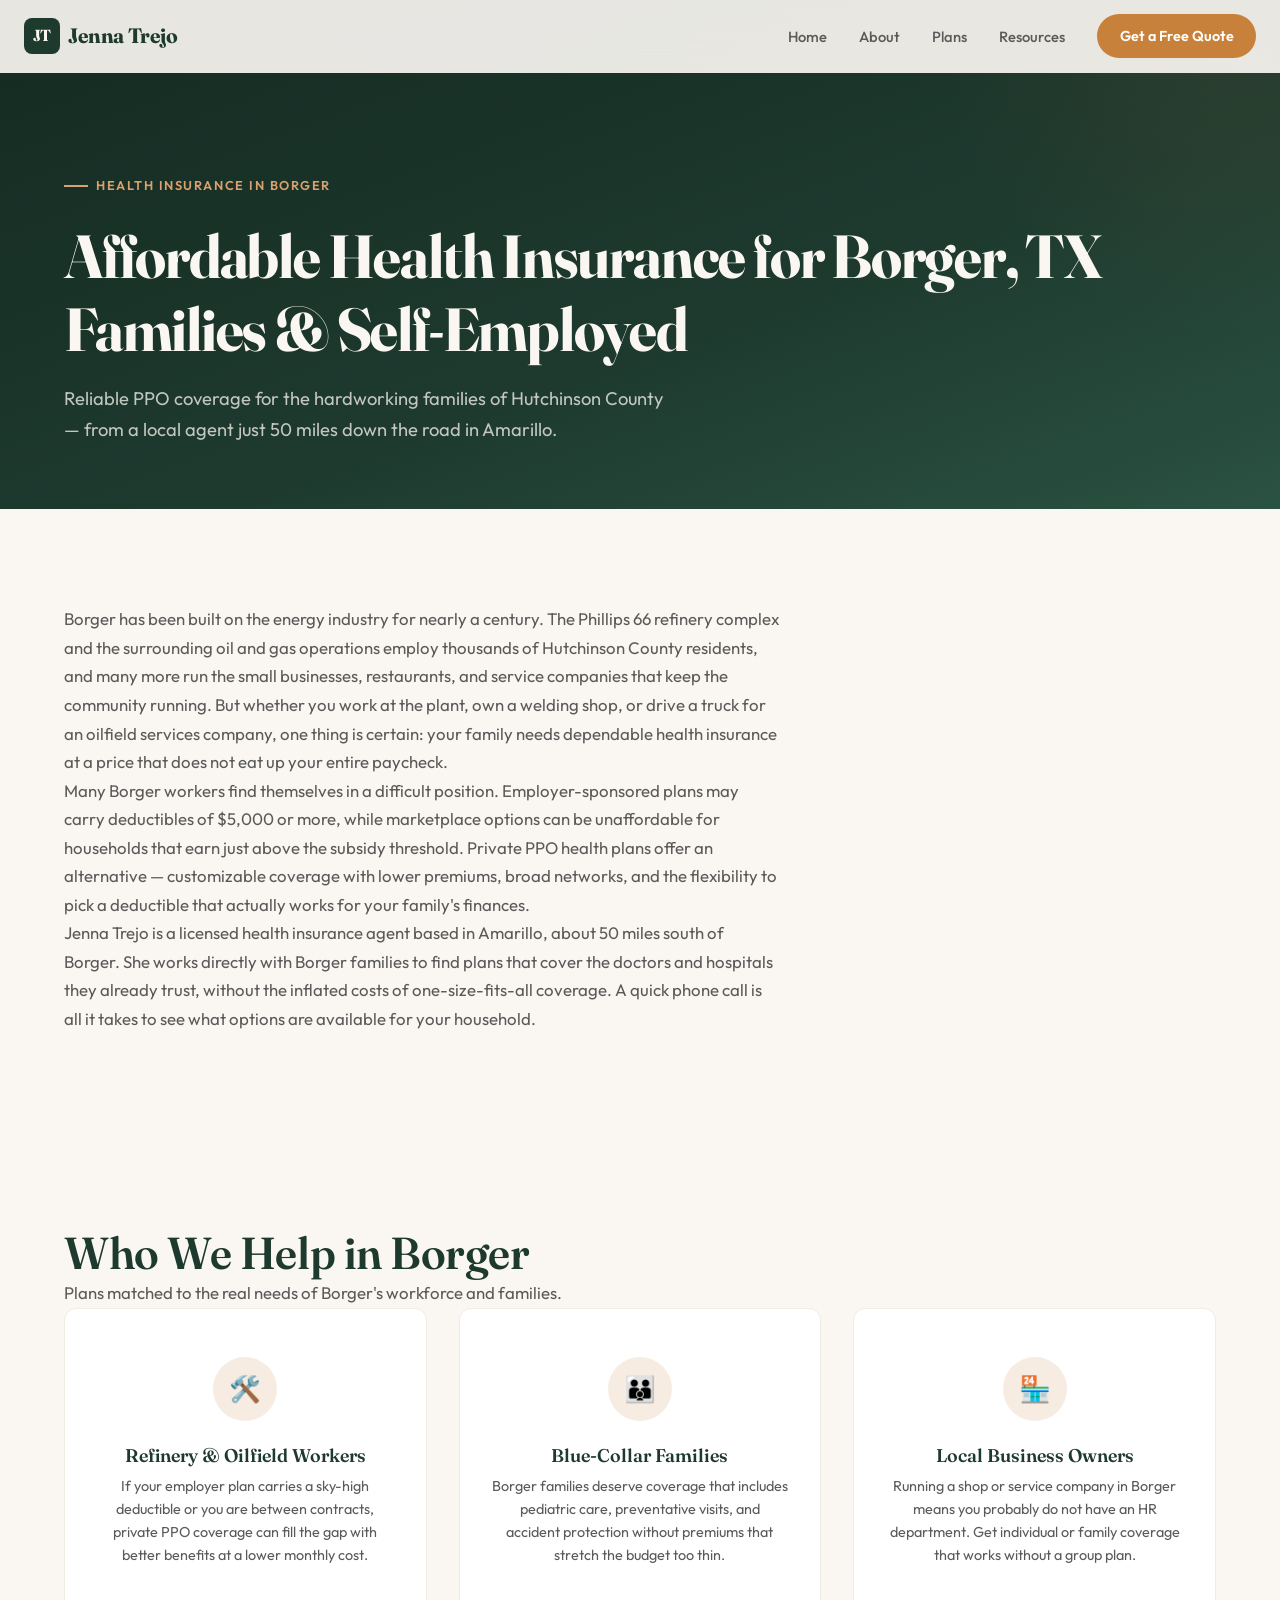
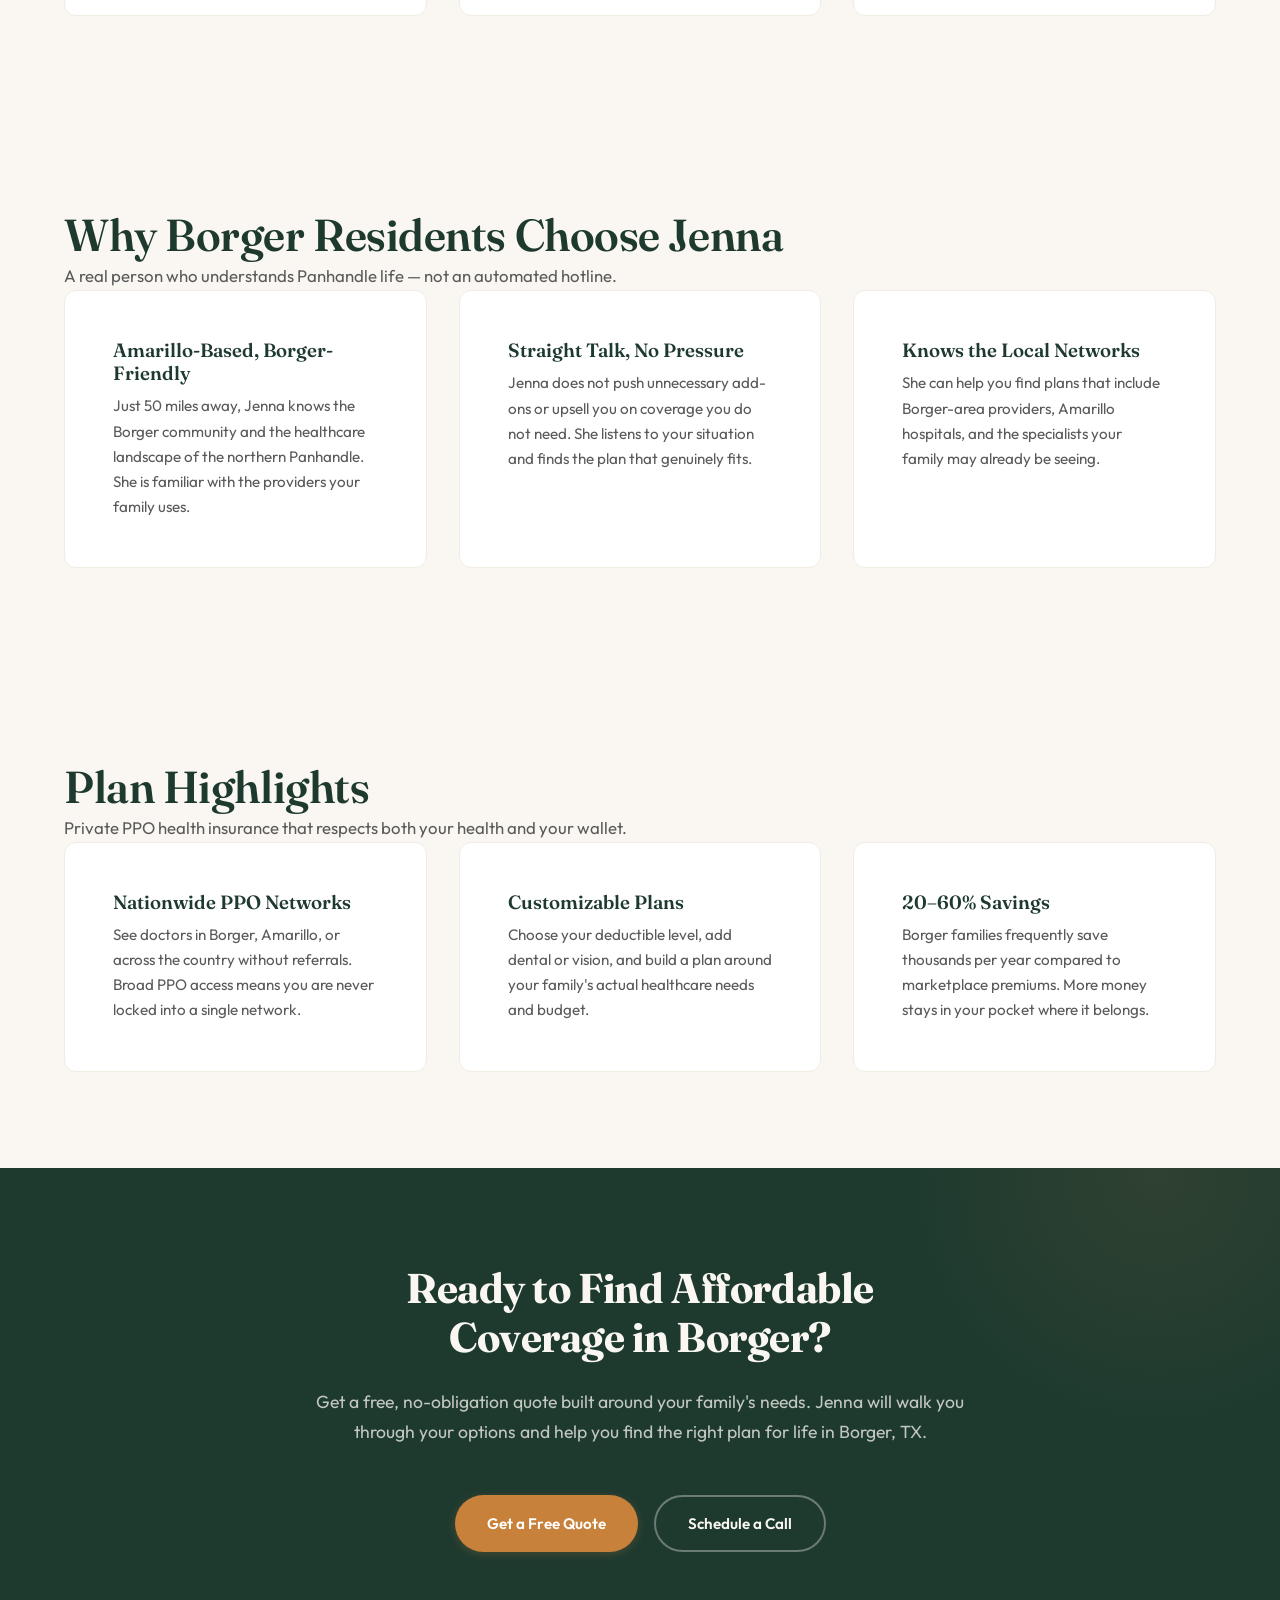
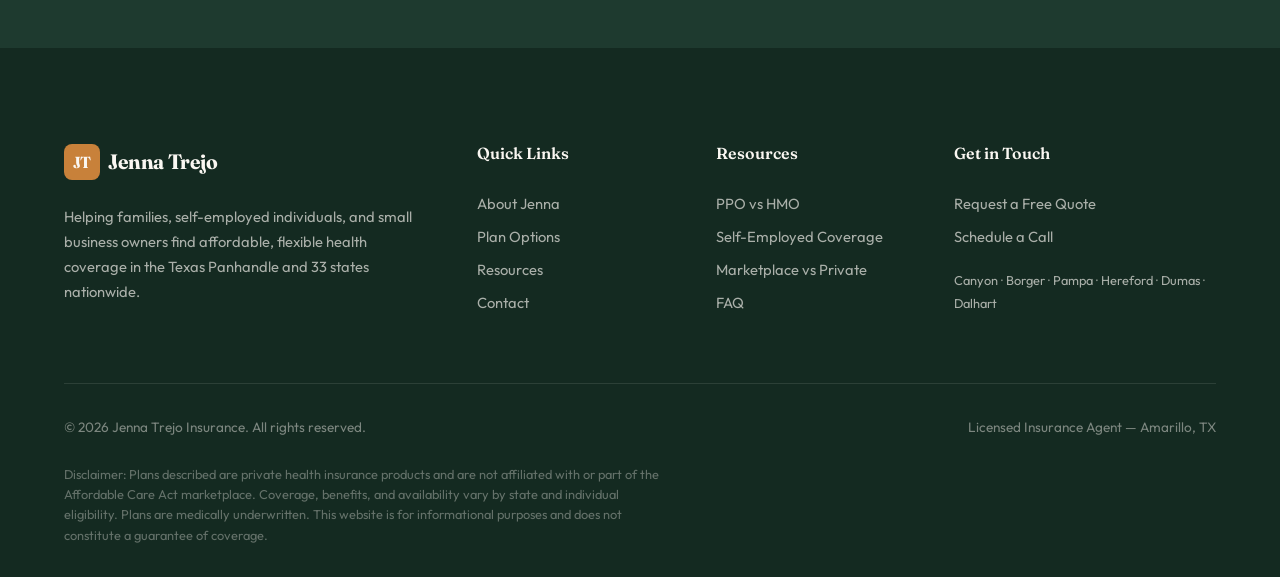
<file: borger-tx.html>
<!DOCTYPE html>
<html lang="en">
<head>
  <meta charset="UTF-8">
  <meta name="viewport" content="width=device-width, initial-scale=1.0">
  <title>Health Insurance in Borger, TX — Affordable PPO Plans | Jenna Trejo</title>
  <meta name="description" content="Affordable health insurance for Borger, TX residents. PPO plans for refinery workers, oil & gas families, and self-employed individuals. Local Amarillo-based agent serving Borger. Free quotes available.">
  <meta name="keywords" content="Borger TX health insurance, affordable health coverage Borger, health insurance agent near Borger TX, self-employed health coverage Borger TX, PPO plans Borger Texas, oil and gas worker health insurance Borger">
  <meta name="author" content="Jenna Trejo Insurance">
  <meta property="og:title" content="Affordable Health Insurance in Borger, TX | Jenna Trejo">
  <meta property="og:description" content="PPO health insurance plans for Borger, TX families, refinery workers, and self-employed residents. Local agent serving the Borger community.">
  <meta property="og:type" content="website">
  <meta property="og:url" content="https://jennatrejoinsurance.com/borger-tx.html">
  <link rel="preconnect" href="https://fonts.googleapis.com">
  <link rel="preconnect" href="https://fonts.gstatic.com" crossorigin>
  <link href="https://fonts.googleapis.com/css2?family=Fraunces:ital,opsz,wght@0,9..144,300..900;1,9..144,300..900&family=Outfit:wght@300;400;500;600;700&display=swap" rel="stylesheet">
  <link rel="canonical" href="https://jennatrejoinsurance.com/borger-tx.html">
  <link rel="stylesheet" href="css/styles.css">
  <script type="application/ld+json">
  {
    "@context": "https://schema.org",
    "@type": ["InsuranceAgency", "LocalBusiness"],
    "name": "Jenna Trejo Insurance",
    "description": "Licensed health insurance agent providing affordable PPO health plans to Borger, TX residents including oil and gas workers, refinery families, and self-employed individuals.",
    "url": "https://jennatrejoinsurance.com",
    "telephone": "575-937-6519",
    "address": {
      "@type": "PostalAddress",
      "addressLocality": "Amarillo",
      "addressRegion": "TX",
      "addressCountry": "US"
    },
    "geo": {
      "@type": "GeoCoordinates",
      "latitude": "35.2220",
      "longitude": "-101.8313"
    },
    "areaServed": {
      "@type": "City",
      "name": "Borger",
      "addressRegion": "TX"
    },
    "priceRange": "$$",
    "openingHours": "Mo-Fr 08:00-18:00",
    "sameAs": []
  }
  </script>
</head>
<body>

  <!-- Navigation -->
  <nav class="nav">
    <div class="nav__overlay"></div>
    <div class="nav__inner">
      <a href="index.html" class="nav__logo">
        <span class="nav__logo-icon">JT</span>
        Jenna Trejo
      </a>
      <button class="nav__hamburger" aria-label="Menu">
        <span></span><span></span><span></span>
      </button>
      <div class="nav__links">
        <a href="index.html" class="nav__link">Home</a>
        <a href="about.html" class="nav__link">About</a>
        <a href="plans.html" class="nav__link">Plans</a>
        <a href="resources.html" class="nav__link">Resources</a>
        <a href="contact.html" class="nav__cta">Get a Free Quote</a>
      </div>
    </div>
  </nav>

  <main>

  <!-- Page Header -->
  <header class="page-header">
    <div class="container">
      <span class="section-label fade-up">Health Insurance in Borger</span>
      <h1 class="fade-up">Affordable Health Insurance for Borger, TX Families &amp; Self-Employed</h1>
      <p class="fade-up">Reliable PPO coverage for the hardworking families of Hutchinson County — from a local agent just 50 miles down the road in Amarillo.</p>
    </div>
  </header>

  <!-- Intro Section -->
  <section class="section" style="background: var(--color-cream);">
    <div class="container">
      <div class="section__header fade-up" style="max-width: 50rem;">
        <p>Borger has been built on the energy industry for nearly a century. The Phillips 66 refinery complex and the surrounding oil and gas operations employ thousands of Hutchinson County residents, and many more run the small businesses, restaurants, and service companies that keep the community running. But whether you work at the plant, own a welding shop, or drive a truck for an oilfield services company, one thing is certain: your family needs dependable health insurance at a price that does not eat up your entire paycheck.</p>
        <p>Many Borger workers find themselves in a difficult position. Employer-sponsored plans may carry deductibles of $5,000 or more, while marketplace options can be unaffordable for households that earn just above the subsidy threshold. Private PPO health plans offer an alternative — customizable coverage with lower premiums, broad networks, and the flexibility to pick a deductible that actually works for your family's finances.</p>
        <p>Jenna Trejo is a licensed health insurance agent based in Amarillo, about 50 miles south of Borger. She works directly with Borger families to find plans that cover the doctors and hospitals they already trust, without the inflated costs of one-size-fits-all coverage. A quick phone call is all it takes to see what options are available for your household.</p>
      </div>
    </div>
  </section>

  <!-- Who We Help in Borger -->
  <section class="section">
    <div class="container">
      <div class="section__header fade-up">
        <h2 class="section__title">Who We Help in Borger</h2>
        <p class="section__subtitle">Plans matched to the real needs of Borger's workforce and families.</p>
      </div>
      <div class="grid grid--3 stagger">
        <div class="audience-card fade-up">
          <span class="audience-card__icon">&#x1F6E0;&#xFE0F;</span>
          <h3 class="audience-card__title">Refinery &amp; Oilfield Workers</h3>
          <p class="audience-card__text">If your employer plan carries a sky-high deductible or you are between contracts, private PPO coverage can fill the gap with better benefits at a lower monthly cost.</p>
        </div>
        <div class="audience-card fade-up">
          <span class="audience-card__icon">&#x1F46A;</span>
          <h3 class="audience-card__title">Blue-Collar Families</h3>
          <p class="audience-card__text">Borger families deserve coverage that includes pediatric care, preventative visits, and accident protection without premiums that stretch the budget too thin.</p>
        </div>
        <div class="audience-card fade-up">
          <span class="audience-card__icon">&#x1F3EA;</span>
          <h3 class="audience-card__title">Local Business Owners</h3>
          <p class="audience-card__text">Running a shop or service company in Borger means you probably do not have an HR department. Get individual or family coverage that works without a group plan.</p>
        </div>
      </div>
    </div>
  </section>

  <!-- Why Choose Jenna -->
  <section class="section" style="background: var(--color-cream);">
    <div class="container">
      <div class="section__header fade-up">
        <h2 class="section__title">Why Borger Residents Choose Jenna</h2>
        <p class="section__subtitle">A real person who understands Panhandle life — not an automated hotline.</p>
      </div>
      <div class="grid grid--3 stagger">
        <div class="card fade-up">
          <h3 class="card__title">Amarillo-Based, Borger-Friendly</h3>
          <p class="card__text">Just 50 miles away, Jenna knows the Borger community and the healthcare landscape of the northern Panhandle. She is familiar with the providers your family uses.</p>
        </div>
        <div class="card fade-up">
          <h3 class="card__title">Straight Talk, No Pressure</h3>
          <p class="card__text">Jenna does not push unnecessary add-ons or upsell you on coverage you do not need. She listens to your situation and finds the plan that genuinely fits.</p>
        </div>
        <div class="card fade-up">
          <h3 class="card__title">Knows the Local Networks</h3>
          <p class="card__text">She can help you find plans that include Borger-area providers, Amarillo hospitals, and the specialists your family may already be seeing.</p>
        </div>
      </div>
    </div>
  </section>

  <!-- Plan Highlights -->
  <section class="section">
    <div class="container">
      <div class="section__header fade-up">
        <h2 class="section__title">Plan Highlights</h2>
        <p class="section__subtitle">Private PPO health insurance that respects both your health and your wallet.</p>
      </div>
      <div class="grid grid--3 stagger">
        <div class="card fade-up">
          <h3 class="card__title">Nationwide PPO Networks</h3>
          <p class="card__text">See doctors in Borger, Amarillo, or across the country without referrals. Broad PPO access means you are never locked into a single network.</p>
        </div>
        <div class="card fade-up">
          <h3 class="card__title">Customizable Plans</h3>
          <p class="card__text">Choose your deductible level, add dental or vision, and build a plan around your family's actual healthcare needs and budget.</p>
        </div>
        <div class="card fade-up">
          <h3 class="card__title">20–60% Savings</h3>
          <p class="card__text">Borger families frequently save thousands per year compared to marketplace premiums. More money stays in your pocket where it belongs.</p>
        </div>
      </div>
    </div>
  </section>

  <!-- CTA Section -->
  <section class="cta-section">
    <div class="container">
      <div class="cta-section__content fade-up">
        <h2 class="cta-section__title">Ready to Find Affordable Coverage in Borger?</h2>
        <p class="cta-section__text">Get a free, no-obligation quote built around your family's needs. Jenna will walk you through your options and help you find the right plan for life in Borger, TX.</p>
        <div class="cta-section__actions">
          <a href="contact.html" class="btn btn--primary">Get a Free Quote</a>
          <a href="contact.html" class="btn btn--outline-light">Schedule a Call</a>
        </div>
      </div>
    </div>
  </section>

  </main>

  <!-- Footer -->
  <footer class="footer">
    <div class="container">
      <div class="footer__grid">
        <div class="footer__brand">
          <a href="index.html" class="nav__logo" style="color: var(--color-cream); margin-bottom: var(--space-sm); display: inline-flex;">
            <span class="nav__logo-icon" style="background: var(--color-accent);">JT</span>
            Jenna Trejo
          </a>
          <p>Helping families, self-employed individuals, and small business owners find affordable, flexible health coverage in the Texas Panhandle and 33 states nationwide.</p>
        </div>
        <div>
          <h4 class="footer__heading">Quick Links</h4>
          <a href="about.html" class="footer__link">About Jenna</a>
          <a href="plans.html" class="footer__link">Plan Options</a>
          <a href="resources.html" class="footer__link">Resources</a>
          <a href="contact.html" class="footer__link">Contact</a>
        </div>
        <div>
          <h4 class="footer__heading">Resources</h4>
          <a href="resources.html#ppo-vs-hmo" class="footer__link">PPO vs HMO</a>
          <a href="resources.html#self-employed" class="footer__link">Self-Employed Coverage</a>
          <a href="resources.html#marketplace-vs-private" class="footer__link">Marketplace vs Private</a>
          <a href="resources.html#faq" class="footer__link">FAQ</a>
        </div>
        <div>
          <h4 class="footer__heading">Get in Touch</h4>
          <a href="contact.html" class="footer__link">Request a Free Quote</a>
          <a href="contact.html" class="footer__link">Schedule a Call</a>
          <p style="color: rgba(250,247,242,0.5); font-size: 0.85rem; margin-top: var(--space-md);">
            <a href="canyon-tx.html" class="footer__link" style="display: inline; font-size: 0.8rem;">Canyon</a> &middot;
            <a href="borger-tx.html" class="footer__link" style="display: inline; font-size: 0.8rem;">Borger</a> &middot;
            <a href="pampa-tx.html" class="footer__link" style="display: inline; font-size: 0.8rem;">Pampa</a> &middot;
            <a href="hereford-tx.html" class="footer__link" style="display: inline; font-size: 0.8rem;">Hereford</a> &middot;
            <a href="dumas-tx.html" class="footer__link" style="display: inline; font-size: 0.8rem;">Dumas</a> &middot;
            <a href="dalhart-tx.html" class="footer__link" style="display: inline; font-size: 0.8rem;">Dalhart</a>
          </p>
        </div>
      </div>
      <div class="footer__bottom">
        <span>&copy; 2026 Jenna Trejo Insurance. All rights reserved.</span>
        <span>Licensed Insurance Agent — Amarillo, TX</span>
      </div>
      <p class="footer__disclaimer">Disclaimer: Plans described are private health insurance products and are not affiliated with or part of the Affordable Care Act marketplace. Coverage, benefits, and availability vary by state and individual eligibility. Plans are medically underwritten. This website is for informational purposes and does not constitute a guarantee of coverage.</p>
    </div>
  </footer>

  <button class="scroll-top" aria-label="Scroll to top">&#8593;</button>
  <script src="js/main.js"></script>
</body>
</html>
</file>
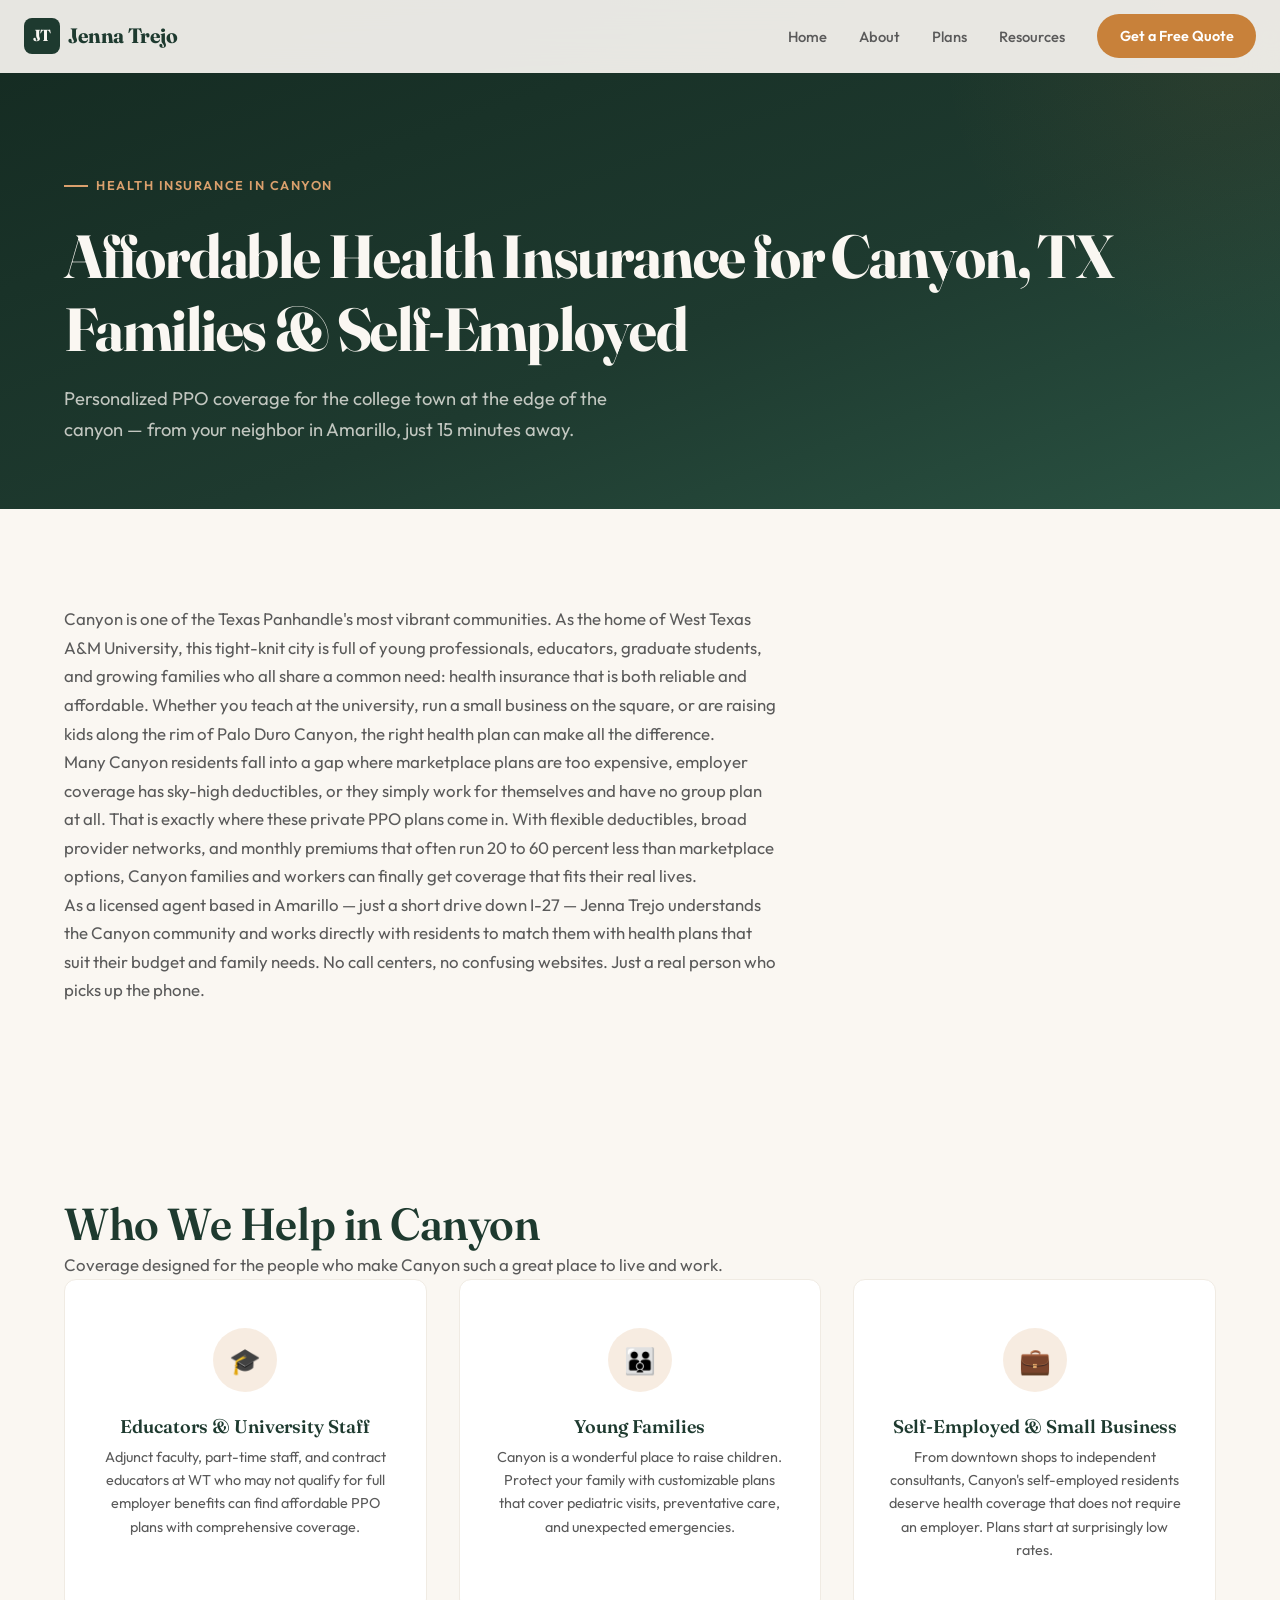
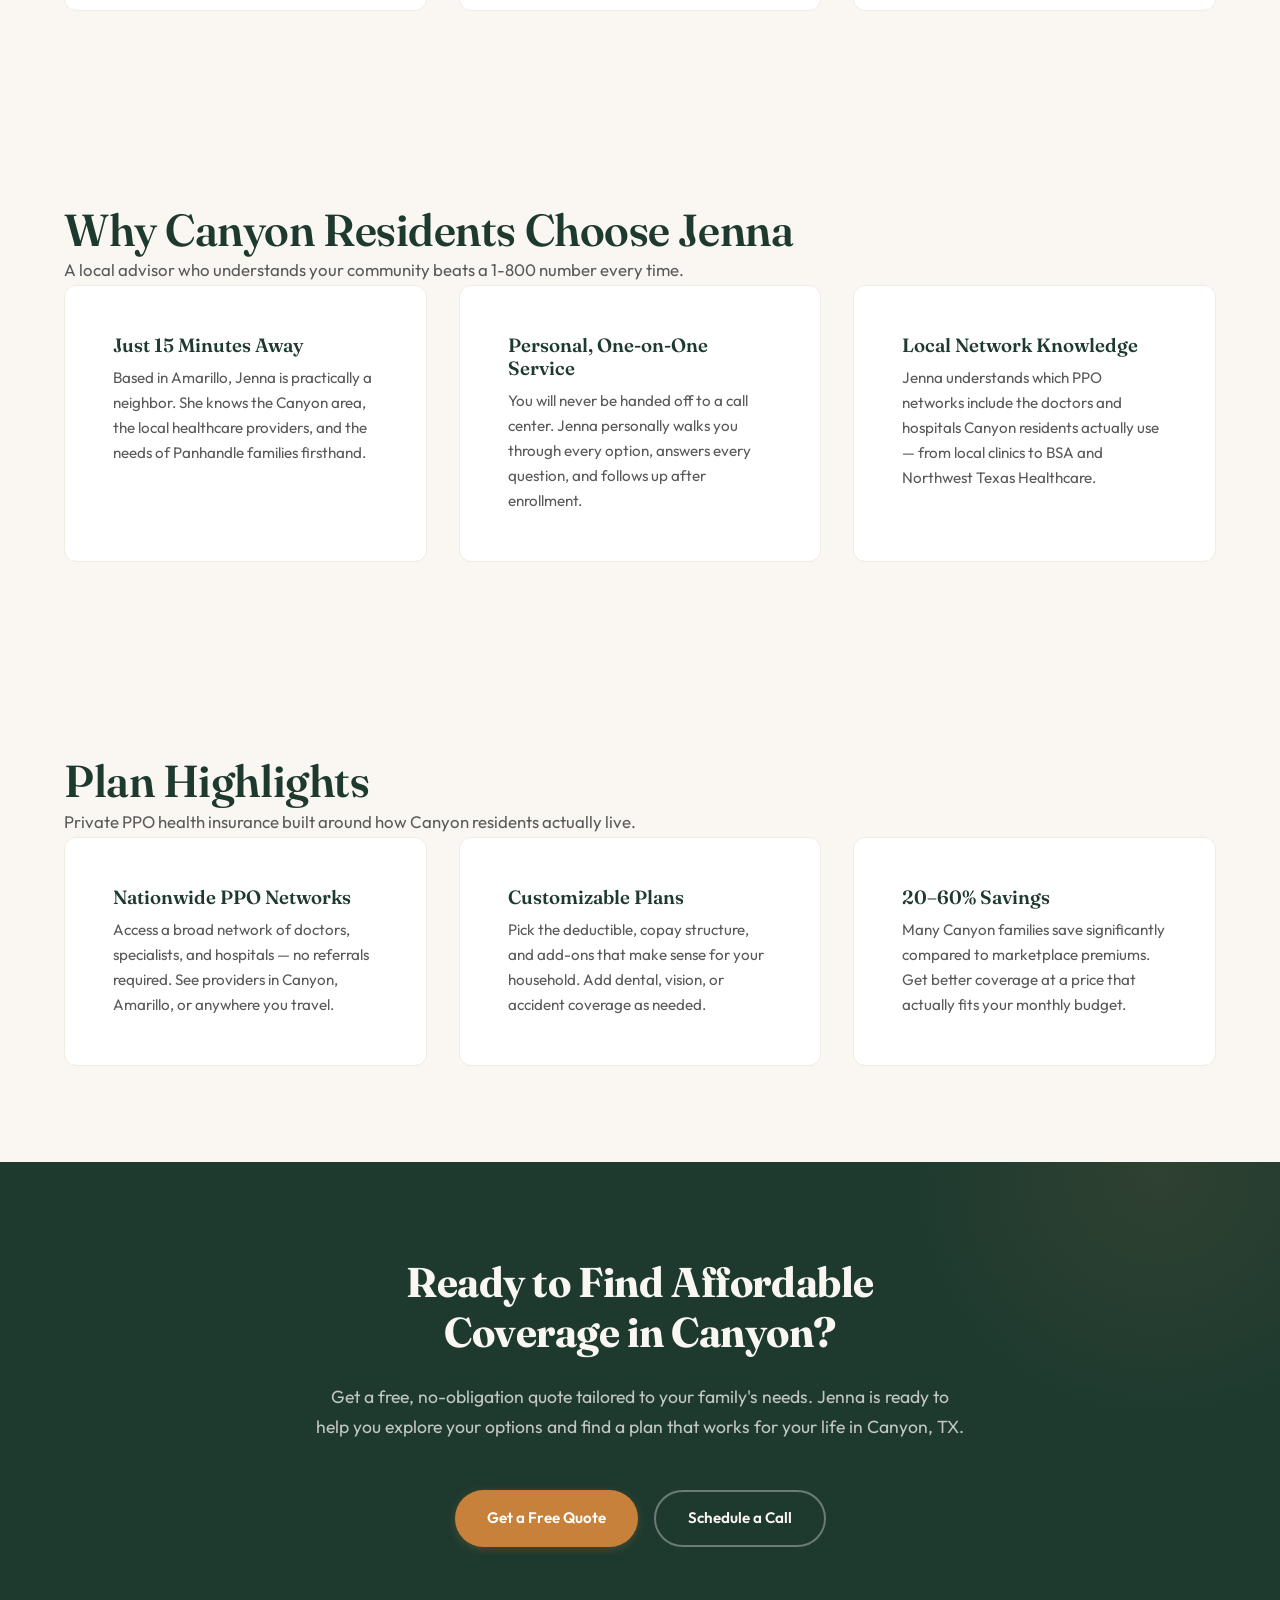
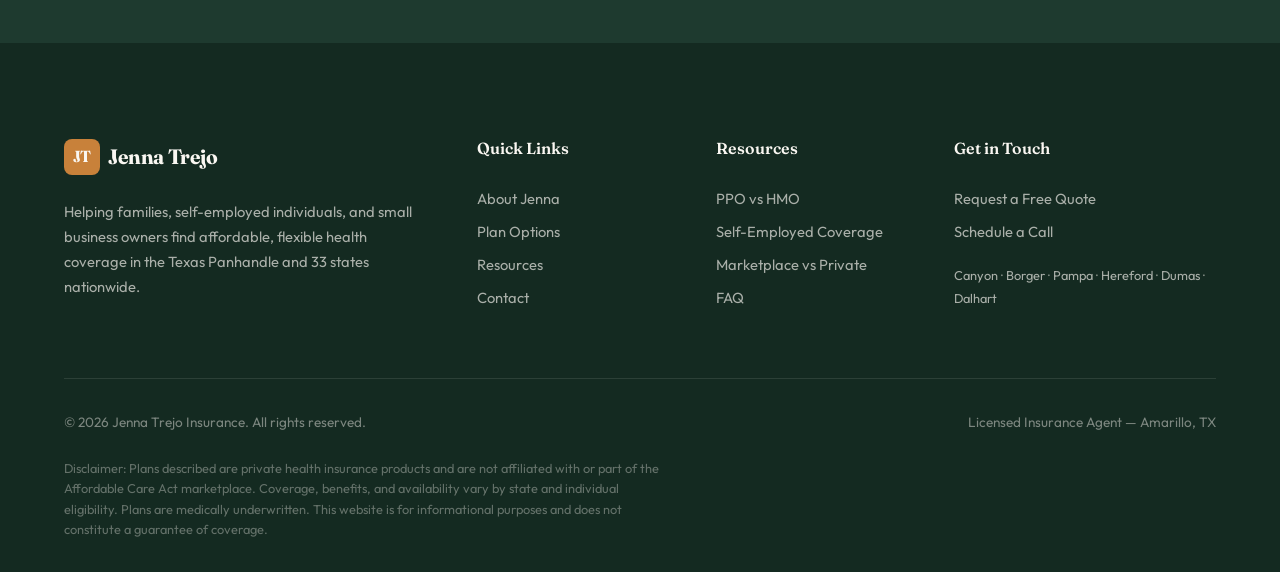
<file: canyon-tx.html>
<!DOCTYPE html>
<html lang="en">
<head>
  <meta charset="UTF-8">
  <meta name="viewport" content="width=device-width, initial-scale=1.0">
  <title>Health Insurance in Canyon, TX — Affordable PPO Plans | Jenna Trejo</title>
  <meta name="description" content="Find affordable health insurance in Canyon, TX. PPO plans for families, WT students & staff, educators, and self-employed residents. Local agent just 15 minutes from Canyon. Get a free quote today.">
  <meta name="keywords" content="Canyon TX health insurance, affordable health coverage Canyon, health insurance agent near Canyon TX, self-employed health coverage Canyon TX, PPO plans Canyon Texas, West Texas A&M health insurance">
  <meta name="author" content="Jenna Trejo Insurance">
  <meta property="og:title" content="Affordable Health Insurance in Canyon, TX | Jenna Trejo">
  <meta property="og:description" content="PPO health insurance plans for Canyon, TX families, educators, and self-employed residents. Local Amarillo-based agent serving the Canyon community.">
  <meta property="og:type" content="website">
  <meta property="og:url" content="https://jennatrejoinsurance.com/canyon-tx.html">
  <link rel="preconnect" href="https://fonts.googleapis.com">
  <link rel="preconnect" href="https://fonts.gstatic.com" crossorigin>
  <link href="https://fonts.googleapis.com/css2?family=Fraunces:ital,opsz,wght@0,9..144,300..900;1,9..144,300..900&family=Outfit:wght@300;400;500;600;700&display=swap" rel="stylesheet">
  <link rel="canonical" href="https://jennatrejoinsurance.com/canyon-tx.html">
  <link rel="stylesheet" href="css/styles.css">
  <script type="application/ld+json">
  {
    "@context": "https://schema.org",
    "@type": ["InsuranceAgency", "LocalBusiness"],
    "name": "Jenna Trejo Insurance",
    "description": "Licensed health insurance agent providing affordable PPO health plans to Canyon, TX residents including families, educators, and self-employed individuals.",
    "url": "https://jennatrejoinsurance.com",
    "telephone": "575-937-6519",
    "address": {
      "@type": "PostalAddress",
      "addressLocality": "Amarillo",
      "addressRegion": "TX",
      "addressCountry": "US"
    },
    "geo": {
      "@type": "GeoCoordinates",
      "latitude": "35.2220",
      "longitude": "-101.8313"
    },
    "areaServed": {
      "@type": "City",
      "name": "Canyon",
      "addressRegion": "TX"
    },
    "priceRange": "$$",
    "openingHours": "Mo-Fr 08:00-18:00",
    "sameAs": []
  }
  </script>
</head>
<body>

  <!-- Navigation -->
  <nav class="nav">
    <div class="nav__overlay"></div>
    <div class="nav__inner">
      <a href="index.html" class="nav__logo">
        <span class="nav__logo-icon">JT</span>
        Jenna Trejo
      </a>
      <button class="nav__hamburger" aria-label="Menu">
        <span></span><span></span><span></span>
      </button>
      <div class="nav__links">
        <a href="index.html" class="nav__link">Home</a>
        <a href="about.html" class="nav__link">About</a>
        <a href="plans.html" class="nav__link">Plans</a>
        <a href="resources.html" class="nav__link">Resources</a>
        <a href="contact.html" class="nav__cta">Get a Free Quote</a>
      </div>
    </div>
  </nav>

  <main>

  <!-- Page Header -->
  <header class="page-header">
    <div class="container">
      <span class="section-label fade-up">Health Insurance in Canyon</span>
      <h1 class="fade-up">Affordable Health Insurance for Canyon, TX Families &amp; Self-Employed</h1>
      <p class="fade-up">Personalized PPO coverage for the college town at the edge of the canyon — from your neighbor in Amarillo, just 15 minutes away.</p>
    </div>
  </header>

  <!-- Intro Section -->
  <section class="section" style="background: var(--color-cream);">
    <div class="container">
      <div class="section__header fade-up" style="max-width: 50rem;">
        <p>Canyon is one of the Texas Panhandle's most vibrant communities. As the home of West Texas A&amp;M University, this tight-knit city is full of young professionals, educators, graduate students, and growing families who all share a common need: health insurance that is both reliable and affordable. Whether you teach at the university, run a small business on the square, or are raising kids along the rim of Palo Duro Canyon, the right health plan can make all the difference.</p>
        <p>Many Canyon residents fall into a gap where marketplace plans are too expensive, employer coverage has sky-high deductibles, or they simply work for themselves and have no group plan at all. That is exactly where these private PPO plans come in. With flexible deductibles, broad provider networks, and monthly premiums that often run 20 to 60 percent less than marketplace options, Canyon families and workers can finally get coverage that fits their real lives.</p>
        <p>As a licensed agent based in Amarillo — just a short drive down I-27 — Jenna Trejo understands the Canyon community and works directly with residents to match them with health plans that suit their budget and family needs. No call centers, no confusing websites. Just a real person who picks up the phone.</p>
      </div>
    </div>
  </section>

  <!-- Who We Help in Canyon -->
  <section class="section">
    <div class="container">
      <div class="section__header fade-up">
        <h2 class="section__title">Who We Help in Canyon</h2>
        <p class="section__subtitle">Coverage designed for the people who make Canyon such a great place to live and work.</p>
      </div>
      <div class="grid grid--3 stagger">
        <div class="audience-card fade-up">
          <span class="audience-card__icon">&#x1F393;</span>
          <h3 class="audience-card__title">Educators &amp; University Staff</h3>
          <p class="audience-card__text">Adjunct faculty, part-time staff, and contract educators at WT who may not qualify for full employer benefits can find affordable PPO plans with comprehensive coverage.</p>
        </div>
        <div class="audience-card fade-up">
          <span class="audience-card__icon">&#x1F46A;</span>
          <h3 class="audience-card__title">Young Families</h3>
          <p class="audience-card__text">Canyon is a wonderful place to raise children. Protect your family with customizable plans that cover pediatric visits, preventative care, and unexpected emergencies.</p>
        </div>
        <div class="audience-card fade-up">
          <span class="audience-card__icon">&#x1F4BC;</span>
          <h3 class="audience-card__title">Self-Employed &amp; Small Business</h3>
          <p class="audience-card__text">From downtown shops to independent consultants, Canyon's self-employed residents deserve health coverage that does not require an employer. Plans start at surprisingly low rates.</p>
        </div>
      </div>
    </div>
  </section>

  <!-- Why Choose Jenna -->
  <section class="section" style="background: var(--color-cream);">
    <div class="container">
      <div class="section__header fade-up">
        <h2 class="section__title">Why Canyon Residents Choose Jenna</h2>
        <p class="section__subtitle">A local advisor who understands your community beats a 1-800 number every time.</p>
      </div>
      <div class="grid grid--3 stagger">
        <div class="card fade-up">
          <h3 class="card__title">Just 15 Minutes Away</h3>
          <p class="card__text">Based in Amarillo, Jenna is practically a neighbor. She knows the Canyon area, the local healthcare providers, and the needs of Panhandle families firsthand.</p>
        </div>
        <div class="card fade-up">
          <h3 class="card__title">Personal, One-on-One Service</h3>
          <p class="card__text">You will never be handed off to a call center. Jenna personally walks you through every option, answers every question, and follows up after enrollment.</p>
        </div>
        <div class="card fade-up">
          <h3 class="card__title">Local Network Knowledge</h3>
          <p class="card__text">Jenna understands which PPO networks include the doctors and hospitals Canyon residents actually use — from local clinics to BSA and Northwest Texas Healthcare.</p>
        </div>
      </div>
    </div>
  </section>

  <!-- Plan Highlights -->
  <section class="section">
    <div class="container">
      <div class="section__header fade-up">
        <h2 class="section__title">Plan Highlights</h2>
        <p class="section__subtitle">Private PPO health insurance built around how Canyon residents actually live.</p>
      </div>
      <div class="grid grid--3 stagger">
        <div class="card fade-up">
          <h3 class="card__title">Nationwide PPO Networks</h3>
          <p class="card__text">Access a broad network of doctors, specialists, and hospitals — no referrals required. See providers in Canyon, Amarillo, or anywhere you travel.</p>
        </div>
        <div class="card fade-up">
          <h3 class="card__title">Customizable Plans</h3>
          <p class="card__text">Pick the deductible, copay structure, and add-ons that make sense for your household. Add dental, vision, or accident coverage as needed.</p>
        </div>
        <div class="card fade-up">
          <h3 class="card__title">20–60% Savings</h3>
          <p class="card__text">Many Canyon families save significantly compared to marketplace premiums. Get better coverage at a price that actually fits your monthly budget.</p>
        </div>
      </div>
    </div>
  </section>

  <!-- CTA Section -->
  <section class="cta-section">
    <div class="container">
      <div class="cta-section__content fade-up">
        <h2 class="cta-section__title">Ready to Find Affordable Coverage in Canyon?</h2>
        <p class="cta-section__text">Get a free, no-obligation quote tailored to your family's needs. Jenna is ready to help you explore your options and find a plan that works for your life in Canyon, TX.</p>
        <div class="cta-section__actions">
          <a href="contact.html" class="btn btn--primary">Get a Free Quote</a>
          <a href="contact.html" class="btn btn--outline-light">Schedule a Call</a>
        </div>
      </div>
    </div>
  </section>

  </main>

  <!-- Footer -->
  <footer class="footer">
    <div class="container">
      <div class="footer__grid">
        <div class="footer__brand">
          <a href="index.html" class="nav__logo" style="color: var(--color-cream); margin-bottom: var(--space-sm); display: inline-flex;">
            <span class="nav__logo-icon" style="background: var(--color-accent);">JT</span>
            Jenna Trejo
          </a>
          <p>Helping families, self-employed individuals, and small business owners find affordable, flexible health coverage in the Texas Panhandle and 33 states nationwide.</p>
        </div>
        <div>
          <h4 class="footer__heading">Quick Links</h4>
          <a href="about.html" class="footer__link">About Jenna</a>
          <a href="plans.html" class="footer__link">Plan Options</a>
          <a href="resources.html" class="footer__link">Resources</a>
          <a href="contact.html" class="footer__link">Contact</a>
        </div>
        <div>
          <h4 class="footer__heading">Resources</h4>
          <a href="resources.html#ppo-vs-hmo" class="footer__link">PPO vs HMO</a>
          <a href="resources.html#self-employed" class="footer__link">Self-Employed Coverage</a>
          <a href="resources.html#marketplace-vs-private" class="footer__link">Marketplace vs Private</a>
          <a href="resources.html#faq" class="footer__link">FAQ</a>
        </div>
        <div>
          <h4 class="footer__heading">Get in Touch</h4>
          <a href="contact.html" class="footer__link">Request a Free Quote</a>
          <a href="contact.html" class="footer__link">Schedule a Call</a>
          <p style="color: rgba(250,247,242,0.5); font-size: 0.85rem; margin-top: var(--space-md);">
            <a href="canyon-tx.html" class="footer__link" style="display: inline; font-size: 0.8rem;">Canyon</a> &middot;
            <a href="borger-tx.html" class="footer__link" style="display: inline; font-size: 0.8rem;">Borger</a> &middot;
            <a href="pampa-tx.html" class="footer__link" style="display: inline; font-size: 0.8rem;">Pampa</a> &middot;
            <a href="hereford-tx.html" class="footer__link" style="display: inline; font-size: 0.8rem;">Hereford</a> &middot;
            <a href="dumas-tx.html" class="footer__link" style="display: inline; font-size: 0.8rem;">Dumas</a> &middot;
            <a href="dalhart-tx.html" class="footer__link" style="display: inline; font-size: 0.8rem;">Dalhart</a>
          </p>
        </div>
      </div>
      <div class="footer__bottom">
        <span>&copy; 2026 Jenna Trejo Insurance. All rights reserved.</span>
        <span>Licensed Insurance Agent — Amarillo, TX</span>
      </div>
      <p class="footer__disclaimer">Disclaimer: Plans described are private health insurance products and are not affiliated with or part of the Affordable Care Act marketplace. Coverage, benefits, and availability vary by state and individual eligibility. Plans are medically underwritten. This website is for informational purposes and does not constitute a guarantee of coverage.</p>
    </div>
  </footer>

  <button class="scroll-top" aria-label="Scroll to top">&#8593;</button>
  <script src="js/main.js"></script>
</body>
</html>
</file>
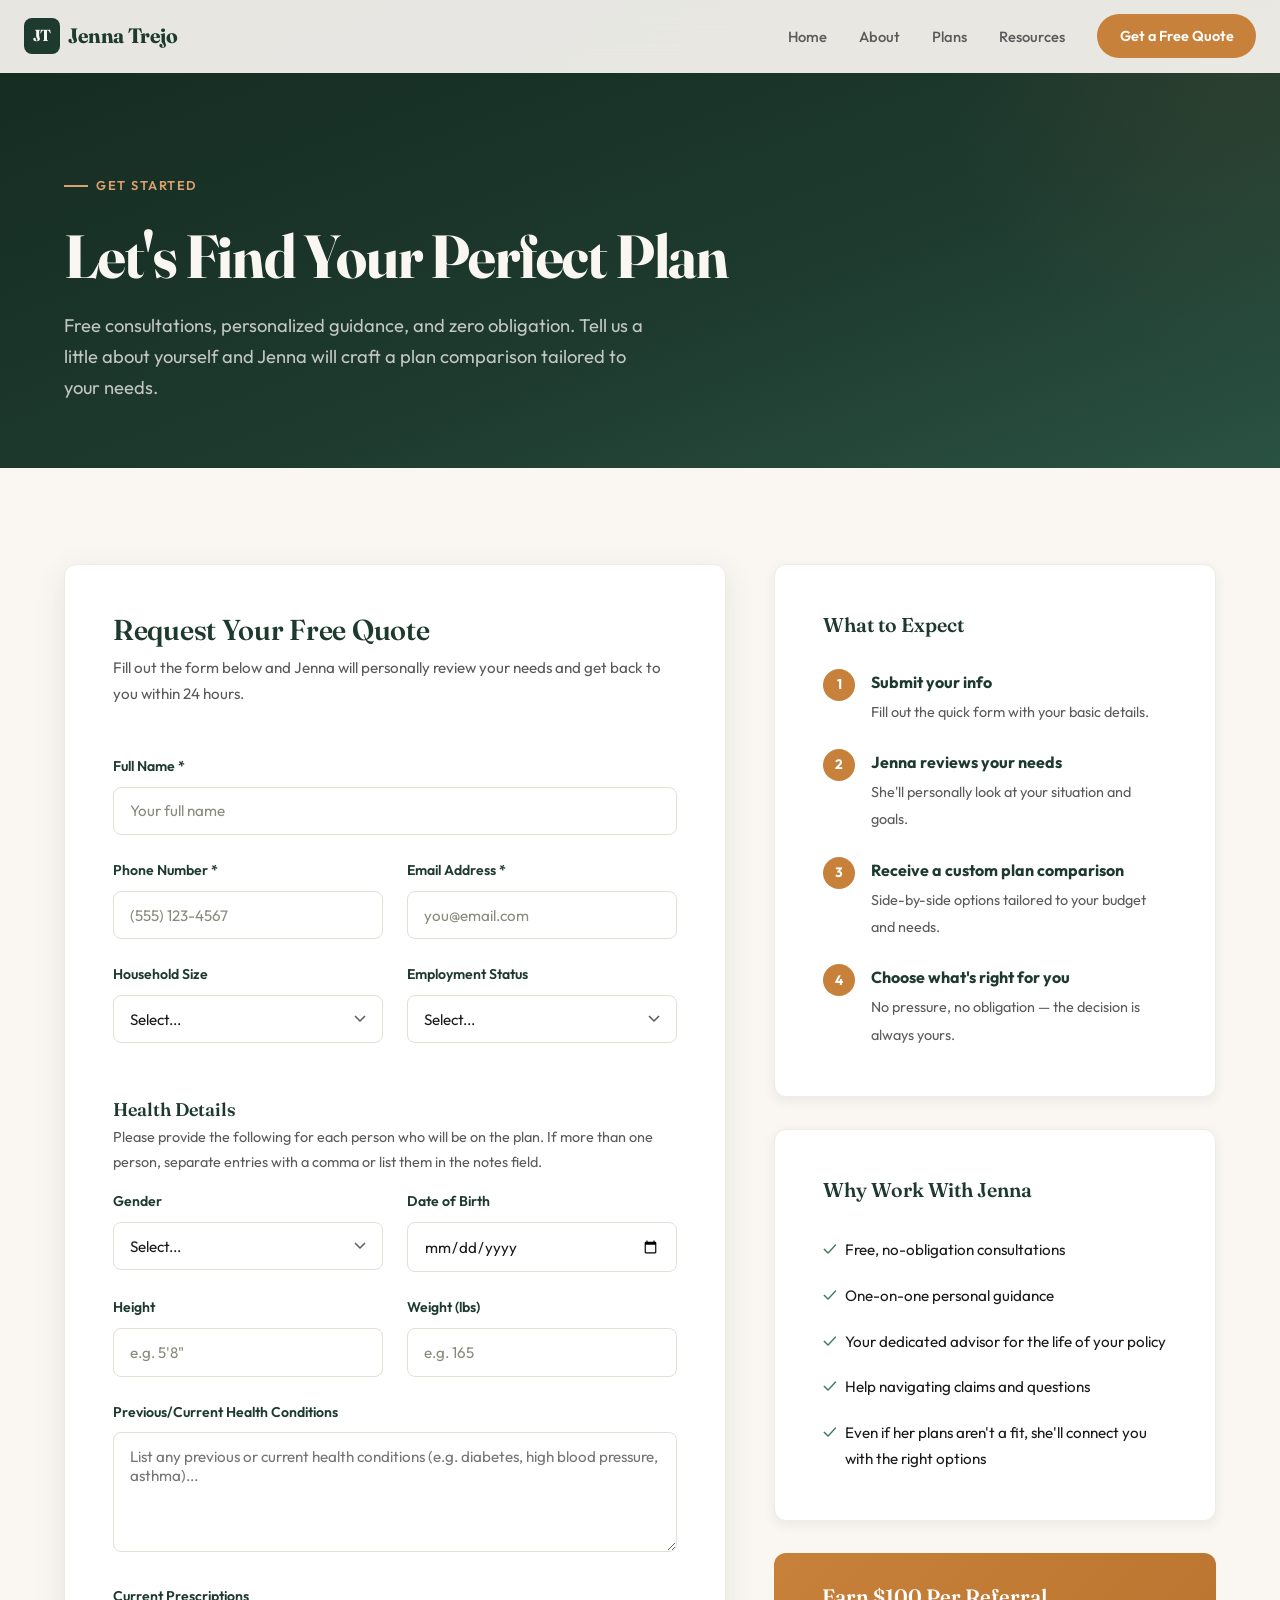
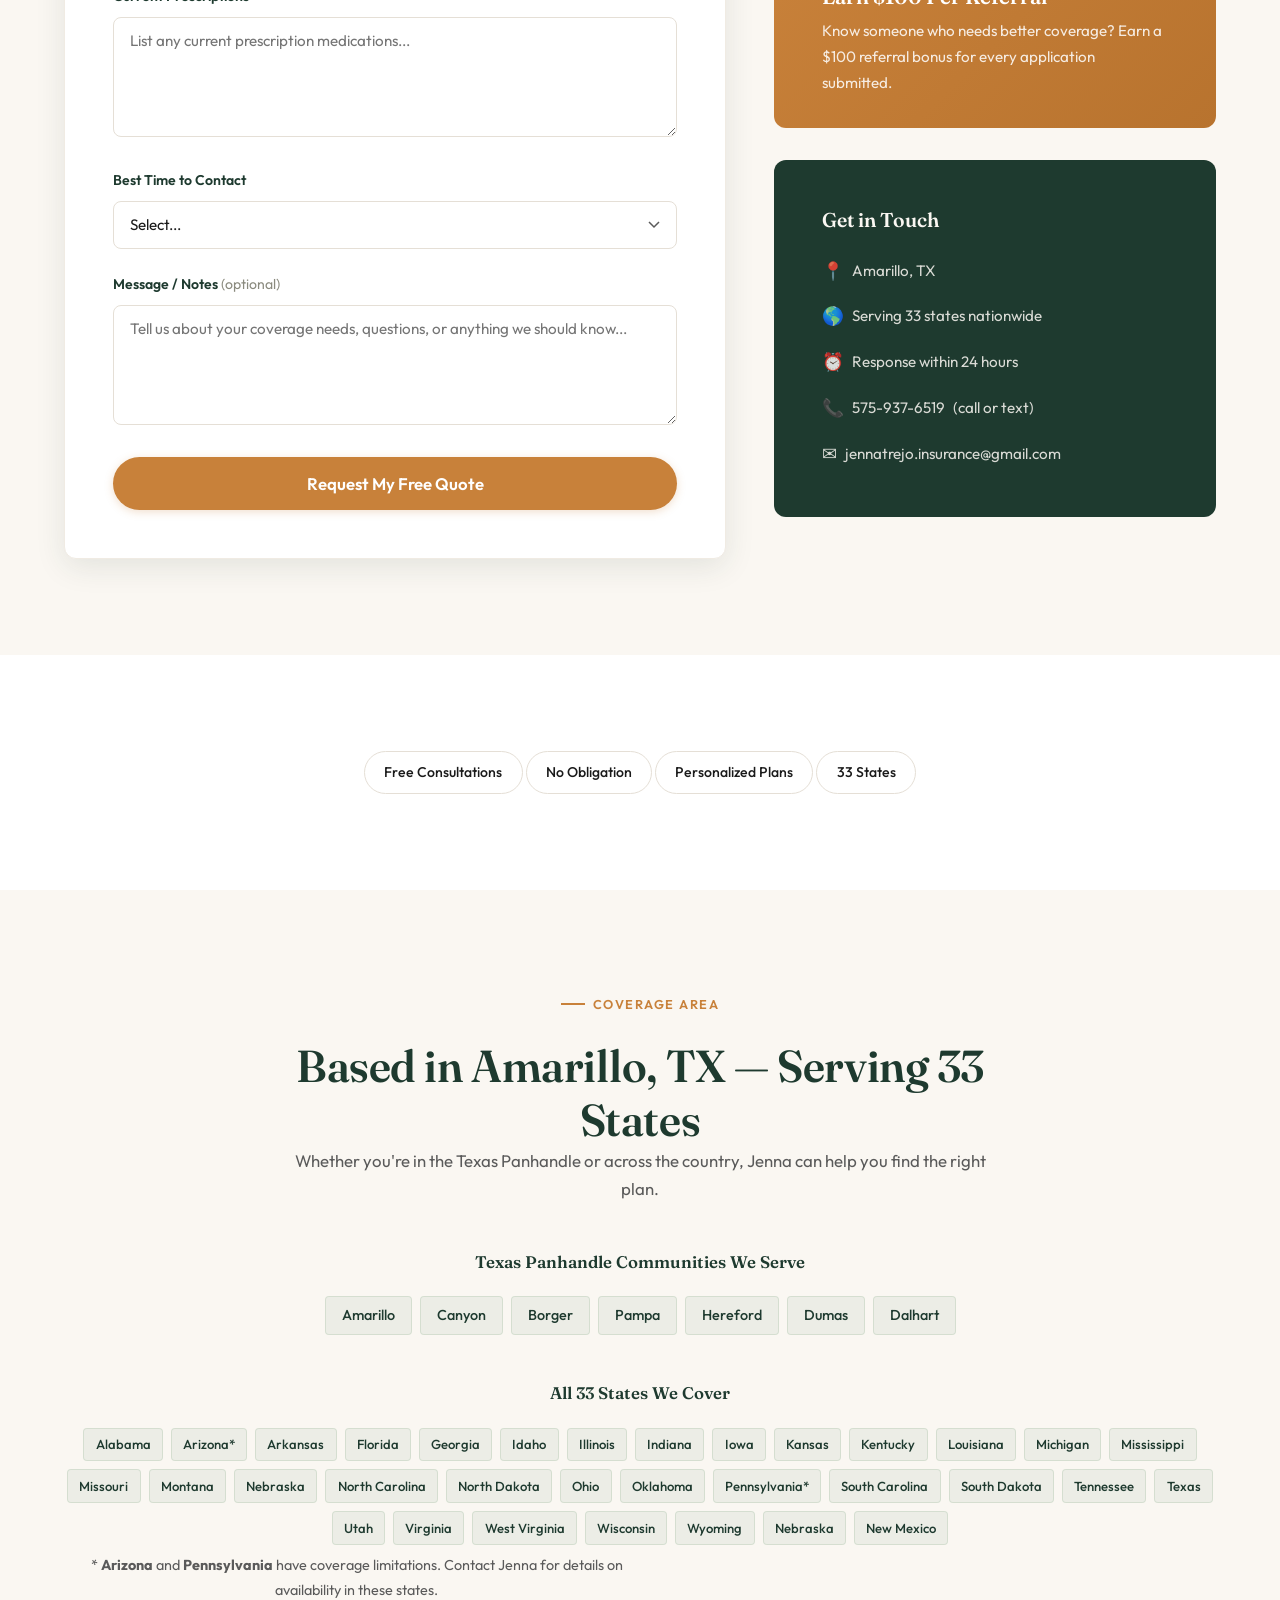
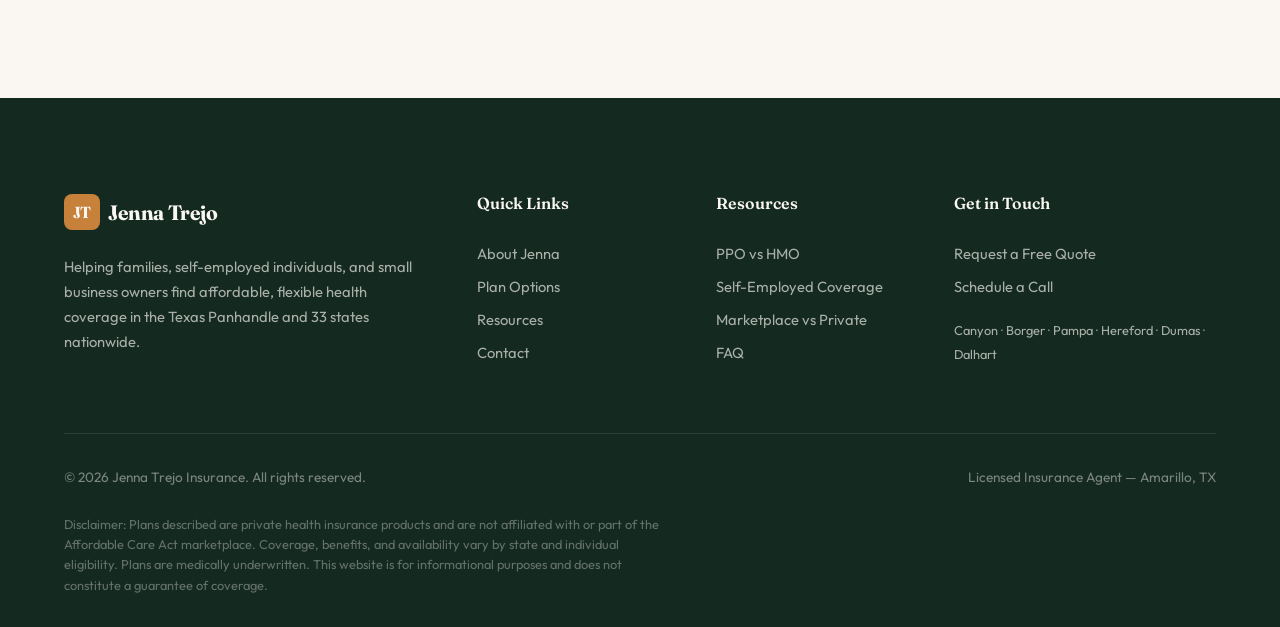
<file: contact.html>
<!DOCTYPE html>
<html lang="en">
<head>
  <meta charset="UTF-8">
  <meta name="viewport" content="width=device-width, initial-scale=1.0">
  <title>Contact Jenna Trejo — Free Health Insurance Quote | Amarillo, TX</title>
  <meta name="description" content="Get a free, no-obligation health insurance quote from Jenna Trejo. Personalized PPO plans for families, self-employed, and small businesses in Amarillo, TX and 33 states nationwide.">
  <meta name="keywords" content="free health insurance quote, Amarillo insurance agent, Texas Panhandle health coverage, PPO plans, self-employed insurance, small business health insurance, affordable health plans, Canyon TX, Borger TX, Pampa TX">
  <meta name="author" content="Jenna Trejo Insurance">
  <meta property="og:title" content="Get a Free Health Insurance Quote — Jenna Trejo Insurance">
  <meta property="og:description" content="Free consultations, personalized guidance, no obligation. Affordable PPO health plans for families, self-employed, and small businesses across 33 states.">
  <meta property="og:type" content="website">
  <meta property="og:url" content="https://jennatrejoinsurance.com/contact.html">
  <link rel="preconnect" href="https://fonts.googleapis.com">
  <link rel="preconnect" href="https://fonts.gstatic.com" crossorigin>
  <link href="https://fonts.googleapis.com/css2?family=Fraunces:ital,opsz,wght@0,9..144,300..900;1,9..144,300..900&family=Outfit:wght@300;400;500;600;700&display=swap" rel="stylesheet">
  <link rel="canonical" href="https://jennatrejoinsurance.com/contact.html">
  <link rel="stylesheet" href="css/styles.css">
  <script type="application/ld+json">
  {
    "@context": "https://schema.org",
    "@type": ["InsuranceAgency", "LocalBusiness"],
    "name": "Jenna Trejo Insurance",
    "description": "Licensed health insurance agent serving the Texas Panhandle and 33 states. Specializing in affordable PPO health plans for families, self-employed individuals, and small business owners.",
    "url": "https://jennatrejoinsurance.com",
    "telephone": "575-937-6519",
    "address": {
      "@type": "PostalAddress",
      "addressLocality": "Amarillo",
      "addressRegion": "TX",
      "addressCountry": "US"
    },
    "geo": {
      "@type": "GeoCoordinates",
      "latitude": "35.2220",
      "longitude": "-101.8313"
    },
    "areaServed": [
      {"@type": "City", "name": "Amarillo", "addressRegion": "TX"},
      {"@type": "City", "name": "Canyon", "addressRegion": "TX"},
      {"@type": "City", "name": "Borger", "addressRegion": "TX"},
      {"@type": "City", "name": "Pampa", "addressRegion": "TX"},
      {"@type": "City", "name": "Hereford", "addressRegion": "TX"},
      {"@type": "City", "name": "Dumas", "addressRegion": "TX"},
      {"@type": "City", "name": "Dalhart", "addressRegion": "TX"}
    ],
    "priceRange": "$$",
    "openingHours": "Mo-Fr 08:00-18:00",
    "sameAs": []
  }
  </script>
</head>
<body>

  <!-- ========== NAVIGATION ========== -->
  <nav class="nav">
    <div class="nav__overlay"></div>
    <div class="nav__inner">
      <a href="index.html" class="nav__logo">
        <span class="nav__logo-icon">JT</span>
        Jenna Trejo
      </a>
      <button class="nav__hamburger" aria-label="Menu">
        <span></span><span></span><span></span>
      </button>
      <div class="nav__links">
        <a href="index.html" class="nav__link">Home</a>
        <a href="about.html" class="nav__link">About</a>
        <a href="plans.html" class="nav__link">Plans</a>
        <a href="resources.html" class="nav__link">Resources</a>
        <a href="contact.html" class="nav__cta">Get a Free Quote</a>
      </div>
    </div>
  </nav>

  <main>

  <!-- ========== PAGE HEADER ========== -->
  <section class="page-header">
    <div class="container">
      <div class="fade-up">
        <span class="section-label">Get Started</span>
        <h1>Let's Find Your Perfect Plan</h1>
        <p>Free consultations, personalized guidance, and zero obligation. Tell us a little about yourself and Jenna will craft a plan comparison tailored to your needs.</p>
      </div>
    </div>
  </section>

  <!-- ========== MAIN CONTACT CONTENT ========== -->
  <section class="section" style="background: var(--color-cream);">
    <div class="container">
      <div style="display: grid; grid-template-columns: 1fr; gap: var(--space-2xl);" class="contact-grid">

        <!-- LEFT COLUMN: Lead Capture Form -->
        <div class="fade-up" style="order: 1;">
          <div style="background: var(--color-white); border-radius: var(--radius-lg); padding: var(--space-2xl); box-shadow: var(--shadow-lg); border: 1px solid var(--color-border-light);">
            <h2 style="margin-bottom: var(--space-sm); font-size: clamp(1.4rem, 2.5vw, 1.8rem);">Request Your Free Quote</h2>
            <p style="color: var(--color-text-light); margin-bottom: var(--space-2xl); font-size: 0.95rem;">Fill out the form below and Jenna will personally review your needs and get back to you within 24 hours.</p>

            <form name="contact" method="POST" data-netlify="true" netlify-honeypot="bot-field" id="contact-form">
              <input type="hidden" name="form-name" value="contact">
              <p class="hidden"><label>Don't fill this out: <input name="bot-field"></label></p>

              <div class="form-group">
                <label for="full-name" class="form-label">Full Name *</label>
                <input type="text" id="full-name" name="full-name" class="form-input" placeholder="Your full name" required>
              </div>

              <div style="display: grid; grid-template-columns: 1fr 1fr; gap: var(--space-lg);" class="form-row">
                <div class="form-group">
                  <label for="phone" class="form-label">Phone Number *</label>
                  <input type="tel" id="phone" name="phone" class="form-input" placeholder="(555) 123-4567" required>
                </div>
                <div class="form-group">
                  <label for="email" class="form-label">Email Address *</label>
                  <input type="email" id="email" name="email" class="form-input" placeholder="you@email.com" required>
                </div>
              </div>

              <div style="display: grid; grid-template-columns: 1fr 1fr; gap: var(--space-lg);" class="form-row">
                <div class="form-group">
                  <label for="household-size" class="form-label">Household Size</label>
                  <select id="household-size" name="household-size" class="form-select">
                    <option value="" disabled selected>Select...</option>
                    <option value="1">Just me</option>
                    <option value="2">2</option>
                    <option value="3">3</option>
                    <option value="4">4</option>
                    <option value="5+">5+</option>
                  </select>
                </div>
                <div class="form-group">
                  <label for="employment" class="form-label">Employment Status</label>
                  <select id="employment" name="employment" class="form-select">
                    <option value="" disabled selected>Select...</option>
                    <option value="self-employed">Self-Employed</option>
                    <option value="small-business-owner">Small Business Owner</option>
                    <option value="independent-contractor">Independent Contractor</option>
                    <option value="currently-employed">Currently Employed</option>
                    <option value="other">Other</option>
                  </select>
                </div>
              </div>

              <!-- Health Details Section -->
              <div class="form-group" style="margin-top: var(--space-xl); margin-bottom: var(--space-md);">
                <h3 style="font-size: 1.15rem; color: var(--color-primary); margin-bottom: var(--space-xs);">Health Details</h3>
                <p style="color: var(--color-text-light); font-size: 0.9rem;">Please provide the following for each person who will be on the plan. If more than one person, separate entries with a comma or list them in the notes field.</p>
              </div>

              <div style="display: grid; grid-template-columns: 1fr 1fr; gap: var(--space-lg);" class="form-row">
                <div class="form-group">
                  <label for="gender" class="form-label">Gender</label>
                  <select id="gender" name="gender" class="form-select">
                    <option value="" disabled selected>Select...</option>
                    <option value="male">Male</option>
                    <option value="female">Female</option>
                  </select>
                </div>
                <div class="form-group">
                  <label for="dob" class="form-label">Date of Birth</label>
                  <input type="date" id="dob" name="dob" class="form-input">
                </div>
              </div>

              <div style="display: grid; grid-template-columns: 1fr 1fr; gap: var(--space-lg);" class="form-row">
                <div class="form-group">
                  <label for="height" class="form-label">Height</label>
                  <input type="text" id="height" name="height" class="form-input" placeholder="e.g. 5'8&quot;">
                </div>
                <div class="form-group">
                  <label for="weight" class="form-label">Weight (lbs)</label>
                  <input type="number" id="weight" name="weight" class="form-input" placeholder="e.g. 165">
                </div>
              </div>

              <div class="form-group">
                <label for="health-conditions" class="form-label">Previous/Current Health Conditions</label>
                <textarea id="health-conditions" name="health-conditions" class="form-textarea" placeholder="List any previous or current health conditions (e.g. diabetes, high blood pressure, asthma)..."></textarea>
              </div>

              <div class="form-group">
                <label for="prescriptions" class="form-label">Current Prescriptions</label>
                <textarea id="prescriptions" name="prescriptions" class="form-textarea" placeholder="List any current prescription medications..."></textarea>
              </div>

              <div class="form-group">
                <label for="contact-time" class="form-label">Best Time to Contact</label>
                <select id="contact-time" name="contact-time" class="form-select">
                  <option value="" disabled selected>Select...</option>
                  <option value="morning">Morning (8am &ndash; 12pm)</option>
                  <option value="afternoon">Afternoon (12pm &ndash; 5pm)</option>
                  <option value="evening">Evening (5pm &ndash; 8pm)</option>
                  <option value="anytime">Anytime</option>
                </select>
              </div>

              <div class="form-group">
                <label for="message" class="form-label">Message / Notes <span style="font-weight: 400; color: var(--color-text-muted);">(optional)</span></label>
                <textarea id="message" name="message" class="form-textarea" placeholder="Tell us about your coverage needs, questions, or anything we should know..."></textarea>
              </div>

              <button type="submit" class="btn btn--primary btn--large" style="width: 100%; justify-content: center; font-size: 1.05rem;">Request My Free Quote</button>
            </form>
          </div>
        </div>

        <!-- RIGHT COLUMN: Contact Info & Trust Builders -->
        <div style="order: 2; display: flex; flex-direction: column; gap: var(--space-xl);">

          <!-- What to Expect -->
          <div class="fade-up" style="background: var(--color-white); border-radius: var(--radius-lg); padding: var(--space-2xl); box-shadow: var(--shadow-md); border: 1px solid var(--color-border-light);">
            <h3 style="margin-bottom: var(--space-xl); font-size: 1.25rem;">What to Expect</h3>
            <div style="display: flex; flex-direction: column; gap: var(--space-lg);">
              <div style="display: flex; gap: var(--space-md); align-items: flex-start;">
                <span style="width: 32px; height: 32px; border-radius: 50%; background: var(--color-accent); color: var(--color-white); display: flex; align-items: center; justify-content: center; font-weight: 700; font-size: 0.85rem; flex-shrink: 0;">1</span>
                <div>
                  <strong style="color: var(--color-primary); display: block; margin-bottom: 2px;">Submit your info</strong>
                  <span style="color: var(--color-text-light); font-size: 0.9rem;">Fill out the quick form with your basic details.</span>
                </div>
              </div>
              <div style="display: flex; gap: var(--space-md); align-items: flex-start;">
                <span style="width: 32px; height: 32px; border-radius: 50%; background: var(--color-accent); color: var(--color-white); display: flex; align-items: center; justify-content: center; font-weight: 700; font-size: 0.85rem; flex-shrink: 0;">2</span>
                <div>
                  <strong style="color: var(--color-primary); display: block; margin-bottom: 2px;">Jenna reviews your needs</strong>
                  <span style="color: var(--color-text-light); font-size: 0.9rem;">She'll personally look at your situation and goals.</span>
                </div>
              </div>
              <div style="display: flex; gap: var(--space-md); align-items: flex-start;">
                <span style="width: 32px; height: 32px; border-radius: 50%; background: var(--color-accent); color: var(--color-white); display: flex; align-items: center; justify-content: center; font-weight: 700; font-size: 0.85rem; flex-shrink: 0;">3</span>
                <div>
                  <strong style="color: var(--color-primary); display: block; margin-bottom: 2px;">Receive a custom plan comparison</strong>
                  <span style="color: var(--color-text-light); font-size: 0.9rem;">Side-by-side options tailored to your budget and needs.</span>
                </div>
              </div>
              <div style="display: flex; gap: var(--space-md); align-items: flex-start;">
                <span style="width: 32px; height: 32px; border-radius: 50%; background: var(--color-accent); color: var(--color-white); display: flex; align-items: center; justify-content: center; font-weight: 700; font-size: 0.85rem; flex-shrink: 0;">4</span>
                <div>
                  <strong style="color: var(--color-primary); display: block; margin-bottom: 2px;">Choose what's right for you</strong>
                  <span style="color: var(--color-text-light); font-size: 0.9rem;">No pressure, no obligation &mdash; the decision is always yours.</span>
                </div>
              </div>
            </div>
          </div>

          <!-- Why Work With Jenna -->
          <div class="fade-up" style="background: var(--color-white); border-radius: var(--radius-lg); padding: var(--space-2xl); box-shadow: var(--shadow-md); border: 1px solid var(--color-border-light);">
            <h3 style="margin-bottom: var(--space-xl); font-size: 1.25rem;">Why Work With Jenna</h3>
            <ul style="display: flex; flex-direction: column; gap: var(--space-md);">
              <li style="display: flex; gap: var(--space-sm); align-items: baseline; color: var(--color-text); font-size: 0.95rem;">
                <span style="color: var(--color-success); font-size: 1.1rem; flex-shrink: 0;">&#10003;</span>
                Free, no-obligation consultations
              </li>
              <li style="display: flex; gap: var(--space-sm); align-items: baseline; color: var(--color-text); font-size: 0.95rem;">
                <span style="color: var(--color-success); font-size: 1.1rem; flex-shrink: 0;">&#10003;</span>
                One-on-one personal guidance
              </li>
              <li style="display: flex; gap: var(--space-sm); align-items: baseline; color: var(--color-text); font-size: 0.95rem;">
                <span style="color: var(--color-success); font-size: 1.1rem; flex-shrink: 0;">&#10003;</span>
                Your dedicated advisor for the life of your policy
              </li>
              <li style="display: flex; gap: var(--space-sm); align-items: baseline; color: var(--color-text); font-size: 0.95rem;">
                <span style="color: var(--color-success); font-size: 1.1rem; flex-shrink: 0;">&#10003;</span>
                Help navigating claims and questions
              </li>
              <li style="display: flex; gap: var(--space-sm); align-items: baseline; color: var(--color-text); font-size: 0.95rem;">
                <span style="color: var(--color-success); font-size: 1.1rem; flex-shrink: 0;">&#10003;</span>
                Even if her plans aren't a fit, she'll connect you with the right options
              </li>
            </ul>
          </div>

          <!-- Referral Banner -->
          <div class="referral-banner fade-up">
            <div>
              <h3 style="margin-bottom: var(--space-sm);">Earn $100 Per Referral</h3>
              <p>Know someone who needs better coverage? Earn a $100 referral bonus for every application submitted.</p>
            </div>
          </div>

          <!-- Contact Details -->
          <div class="fade-up" style="background: var(--color-primary); border-radius: var(--radius-lg); padding: var(--space-2xl); color: var(--color-cream);">
            <h3 style="color: var(--color-cream); margin-bottom: var(--space-lg); font-size: 1.25rem;">Get in Touch</h3>
            <div style="display: flex; flex-direction: column; gap: var(--space-md);">
              <p style="display: flex; align-items: center; gap: var(--space-sm); color: rgba(250,247,242,0.85); font-size: 0.95rem;">
                <span style="font-size: 1.1rem;">&#x1F4CD;</span> Amarillo, TX
              </p>
              <p style="display: flex; align-items: center; gap: var(--space-sm); color: rgba(250,247,242,0.85); font-size: 0.95rem;">
                <span style="font-size: 1.1rem;">&#x1F30E;</span> Serving 33 states nationwide
              </p>
              <p style="display: flex; align-items: center; gap: var(--space-sm); color: rgba(250,247,242,0.85); font-size: 0.95rem;">
                <span style="font-size: 1.1rem;">&#x23F0;</span> Response within 24 hours
              </p>
              <p style="display: flex; align-items: center; gap: var(--space-sm); color: rgba(250,247,242,0.85); font-size: 0.95rem;">
                <span style="font-size: 1.1rem;">&#x1F4DE;</span> <a href="tel:5759376519" style="color: rgba(250,247,242,0.85); text-decoration: none;">575-937-6519</a> (call or text)
              </p>
              <p style="display: flex; align-items: center; gap: var(--space-sm); color: rgba(250,247,242,0.85); font-size: 0.95rem;">
                <span style="font-size: 1.1rem;">&#x2709;</span> <a href="mailto:jennatrejo.insurance@gmail.com" style="color: rgba(250,247,242,0.85); text-decoration: none;">jennatrejo.insurance@gmail.com</a>
              </p>
            </div>
          </div>

        </div>
      </div>
    </div>
  </section>

  <!-- ========== TRUST STRIP ========== -->
  <section class="section benefits-strip" style="background: var(--color-white);">
    <div class="container">
      <div class="benefits-strip__row fade-up">
        <span class="benefit-pill">Free Consultations</span>
        <span class="benefit-pill">No Obligation</span>
        <span class="benefit-pill">Personalized Plans</span>
        <span class="benefit-pill">33 States</span>
      </div>
    </div>
  </section>

  <!-- ========== SERVICE AREA ========== -->
  <section class="section" style="background: var(--color-cream);">
    <div class="container">
      <div class="section__header fade-up" style="text-align: center; max-width: 700px; margin: 0 auto var(--space-2xl);">
        <span class="section-label" style="justify-content: center;">Coverage Area</span>
        <h2 class="section__title">Based in Amarillo, TX &mdash; Serving 33 States</h2>
        <p class="section__subtitle">Whether you're in the Texas Panhandle or across the country, Jenna can help you find the right plan.</p>
      </div>

      <!-- Local Areas -->
      <div class="fade-up" style="text-align: center; margin-bottom: var(--space-2xl);">
        <h4 style="margin-bottom: var(--space-lg); font-size: 1.05rem;">Texas Panhandle Communities We Serve</h4>
        <div style="display: flex; flex-wrap: wrap; gap: var(--space-sm); justify-content: center;">
          <span class="state-tag" style="font-size: 0.9rem; padding: 0.4rem 1rem;">Amarillo</span>
          <span class="state-tag" style="font-size: 0.9rem; padding: 0.4rem 1rem;">Canyon</span>
          <span class="state-tag" style="font-size: 0.9rem; padding: 0.4rem 1rem;">Borger</span>
          <span class="state-tag" style="font-size: 0.9rem; padding: 0.4rem 1rem;">Pampa</span>
          <span class="state-tag" style="font-size: 0.9rem; padding: 0.4rem 1rem;">Hereford</span>
          <span class="state-tag" style="font-size: 0.9rem; padding: 0.4rem 1rem;">Dumas</span>
          <span class="state-tag" style="font-size: 0.9rem; padding: 0.4rem 1rem;">Dalhart</span>
        </div>
      </div>

      <!-- All 33 States -->
      <div class="fade-up" style="text-align: center;">
        <h4 style="margin-bottom: var(--space-lg); font-size: 1.05rem;">All 33 States We Cover</h4>
        <div class="states-list" style="justify-content: center;">
          <span class="state-tag">Alabama</span>
          <span class="state-tag">Arizona*</span>
          <span class="state-tag">Arkansas</span>
          <span class="state-tag">Florida</span>
          <span class="state-tag">Georgia</span>
          <span class="state-tag">Idaho</span>
          <span class="state-tag">Illinois</span>
          <span class="state-tag">Indiana</span>
          <span class="state-tag">Iowa</span>
          <span class="state-tag">Kansas</span>
          <span class="state-tag">Kentucky</span>
          <span class="state-tag">Louisiana</span>
          <span class="state-tag">Michigan</span>
          <span class="state-tag">Mississippi</span>
          <span class="state-tag">Missouri</span>
          <span class="state-tag">Montana</span>
          <span class="state-tag">Nebraska</span>
          <span class="state-tag">North Carolina</span>
          <span class="state-tag">North Dakota</span>
          <span class="state-tag">Ohio</span>
          <span class="state-tag">Oklahoma</span>
          <span class="state-tag">Pennsylvania*</span>
          <span class="state-tag">South Carolina</span>
          <span class="state-tag">South Dakota</span>
          <span class="state-tag">Tennessee</span>
          <span class="state-tag">Texas</span>
          <span class="state-tag">Utah</span>
          <span class="state-tag">Virginia</span>
          <span class="state-tag">West Virginia</span>
          <span class="state-tag">Wisconsin</span>
          <span class="state-tag">Wyoming</span>
          <span class="state-tag">Nebraska</span>
          <span class="state-tag">New Mexico</span>
        </div>
        <p class="fade-up" style="text-align: center; margin-top: var(--space-sm); font-size: 0.9rem; color: var(--color-text-light);">* <strong>Arizona</strong> and <strong>Pennsylvania</strong> have coverage limitations. Contact Jenna for details on availability in these states.</p>
      </div>
    </div>
  </section>

  <!-- ========== FOOTER ========== -->
  </main>

  <footer class="footer">
    <div class="container">
      <div class="footer__grid">
        <div class="footer__brand">
          <a href="index.html" class="nav__logo" style="color: var(--color-cream); margin-bottom: var(--space-sm); display: inline-flex;">
            <span class="nav__logo-icon" style="background: var(--color-accent);">JT</span>
            Jenna Trejo
          </a>
          <p>Helping families, self-employed individuals, and small business owners find affordable, flexible health coverage in the Texas Panhandle and 33 states nationwide.</p>
        </div>
        <div>
          <h4 class="footer__heading">Quick Links</h4>
          <a href="about.html" class="footer__link">About Jenna</a>
          <a href="plans.html" class="footer__link">Plan Options</a>
          <a href="resources.html" class="footer__link">Resources</a>
          <a href="contact.html" class="footer__link">Contact</a>
        </div>
        <div>
          <h4 class="footer__heading">Resources</h4>
          <a href="resources.html#ppo-vs-hmo" class="footer__link">PPO vs HMO</a>
          <a href="resources.html#self-employed" class="footer__link">Self-Employed Coverage</a>
          <a href="resources.html#marketplace-vs-private" class="footer__link">Marketplace vs Private</a>
          <a href="resources.html#faq" class="footer__link">FAQ</a>
        </div>
        <div>
          <h4 class="footer__heading">Get in Touch</h4>
          <a href="contact.html" class="footer__link">Request a Free Quote</a>
          <a href="contact.html" class="footer__link">Schedule a Call</a>
          <p style="color: rgba(250,247,242,0.5); font-size: 0.85rem; margin-top: var(--space-md);">
            <a href="canyon-tx.html" class="footer__link" style="display: inline; font-size: 0.8rem;">Canyon</a> &middot;
            <a href="borger-tx.html" class="footer__link" style="display: inline; font-size: 0.8rem;">Borger</a> &middot;
            <a href="pampa-tx.html" class="footer__link" style="display: inline; font-size: 0.8rem;">Pampa</a> &middot;
            <a href="hereford-tx.html" class="footer__link" style="display: inline; font-size: 0.8rem;">Hereford</a> &middot;
            <a href="dumas-tx.html" class="footer__link" style="display: inline; font-size: 0.8rem;">Dumas</a> &middot;
            <a href="dalhart-tx.html" class="footer__link" style="display: inline; font-size: 0.8rem;">Dalhart</a>
          </p>
        </div>
      </div>
      <div class="footer__bottom">
        <span>&copy; 2026 Jenna Trejo Insurance. All rights reserved.</span>
        <span>Licensed Insurance Agent &mdash; Amarillo, TX</span>
      </div>
      <p class="footer__disclaimer">Disclaimer: Plans described are private health insurance products and are not affiliated with or part of the Affordable Care Act marketplace. Coverage, benefits, and availability vary by state and individual eligibility. Plans are medically underwritten. This website is for informational purposes and does not constitute a guarantee of coverage.</p>
    </div>
  </footer>

  <!-- Scroll to Top Button -->
  <button class="scroll-top" aria-label="Scroll to top">&#8593;</button>

  <script src="js/main.js"></script>

  <style>
    /* Contact page responsive two-column layout */
    @media (min-width: 768px) {
      .contact-grid {
        grid-template-columns: 3fr 2fr !important;
      }
    }

    /* Stack form row fields on small screens */
    @media (max-width: 580px) {
      .form-row {
        grid-template-columns: 1fr !important;
      }
    }
  </style>
</body>
</html>
</file>
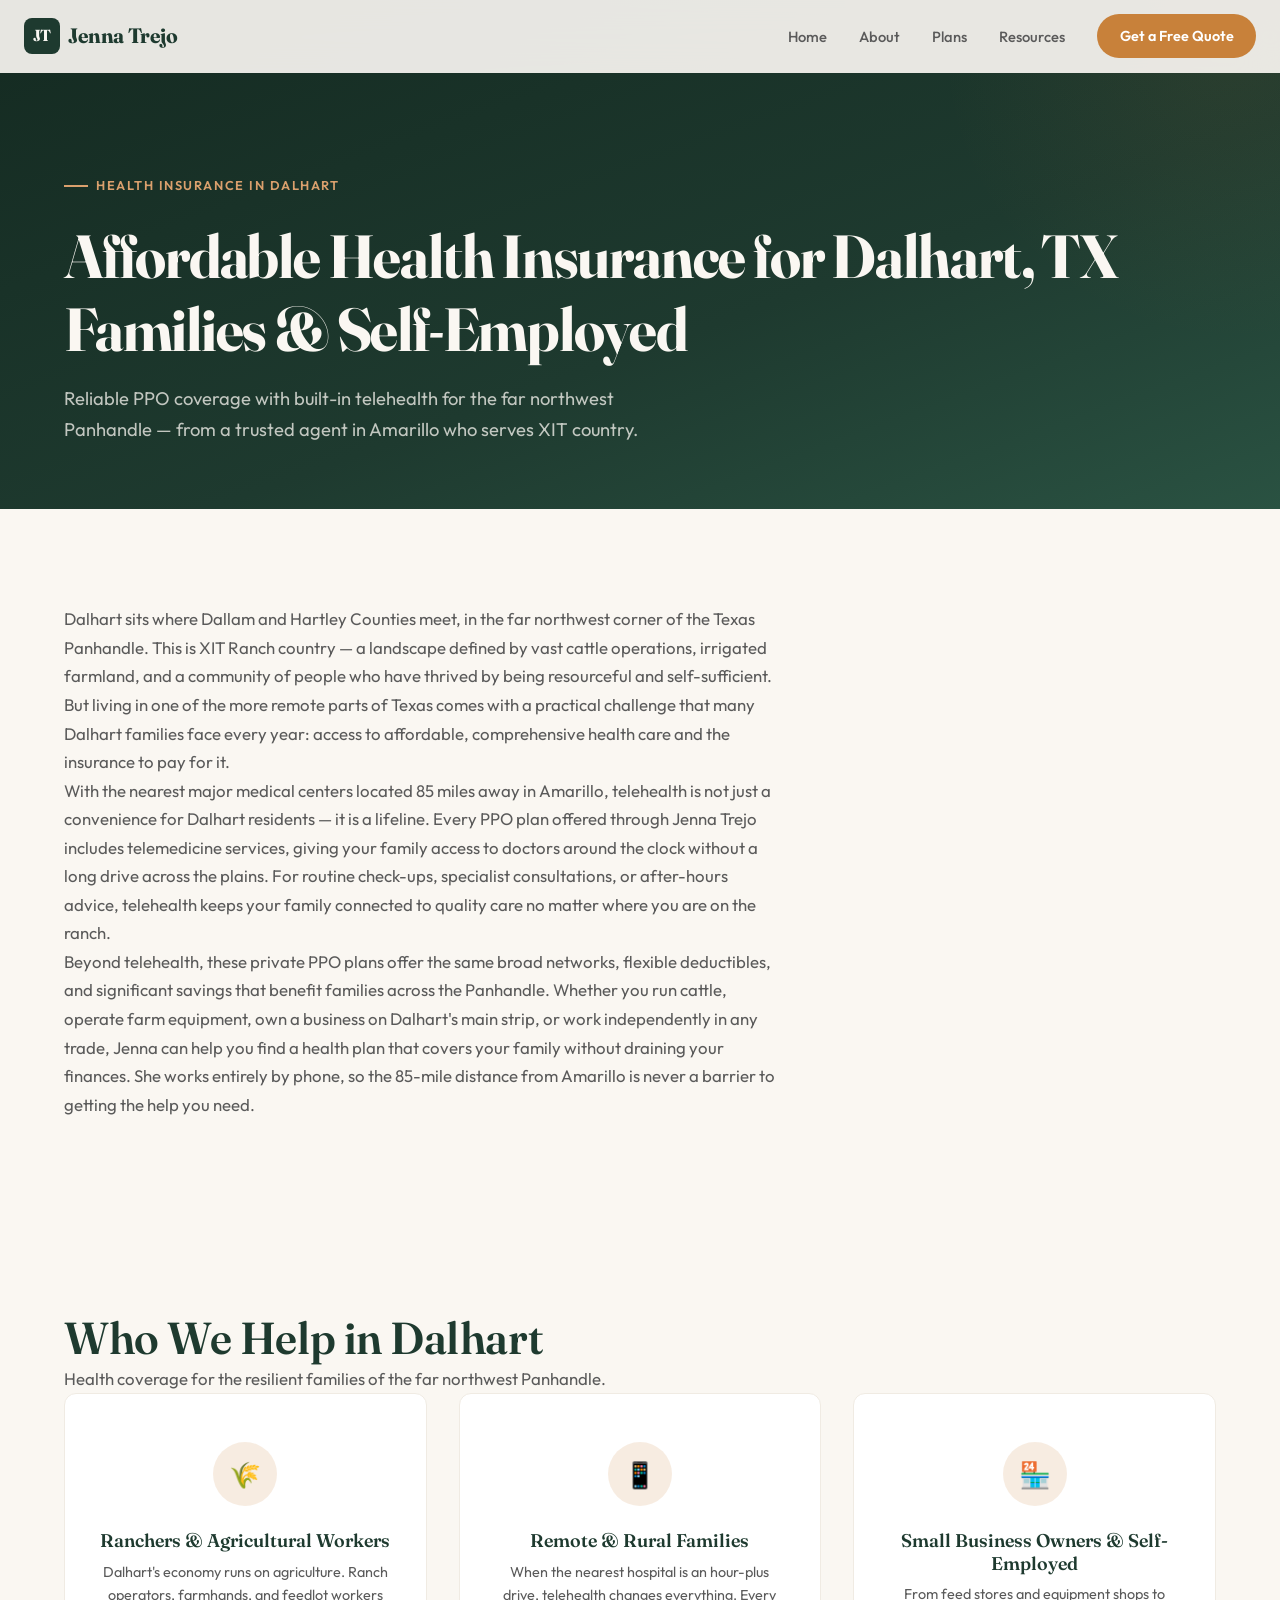
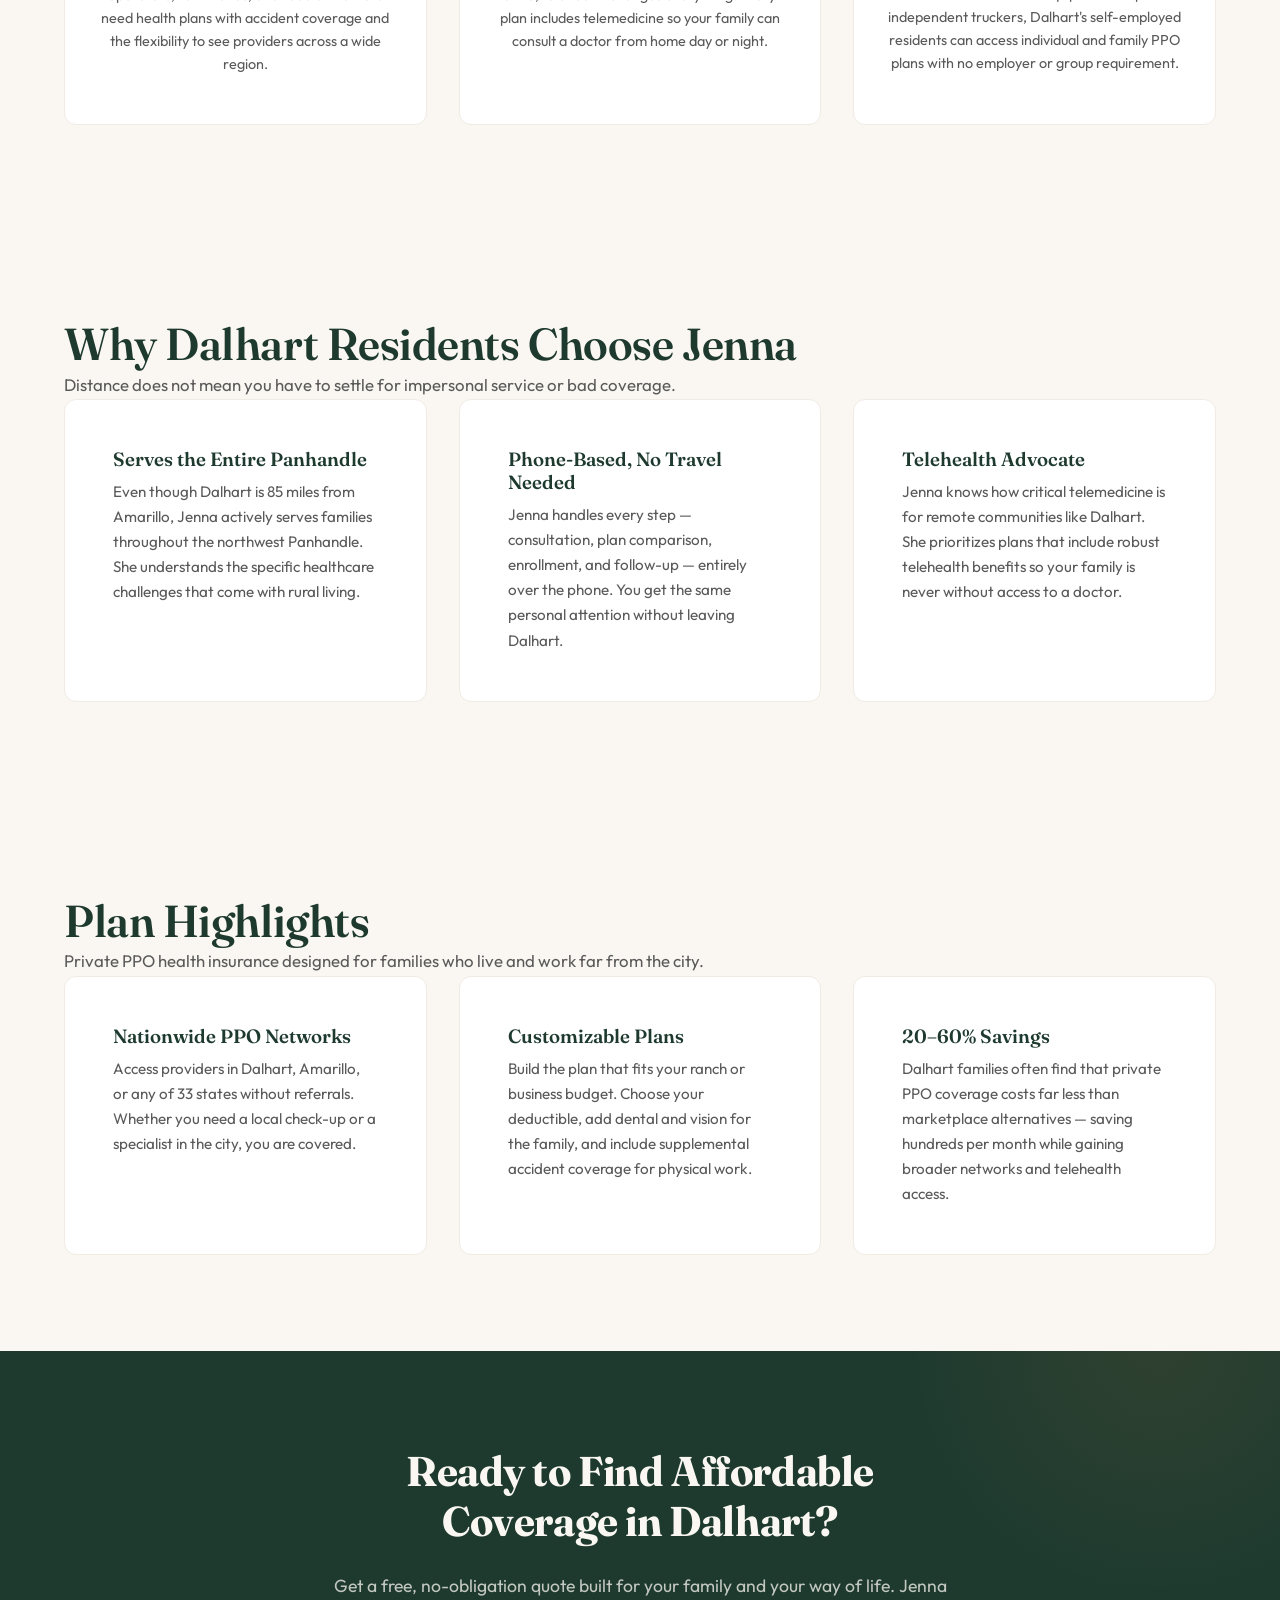
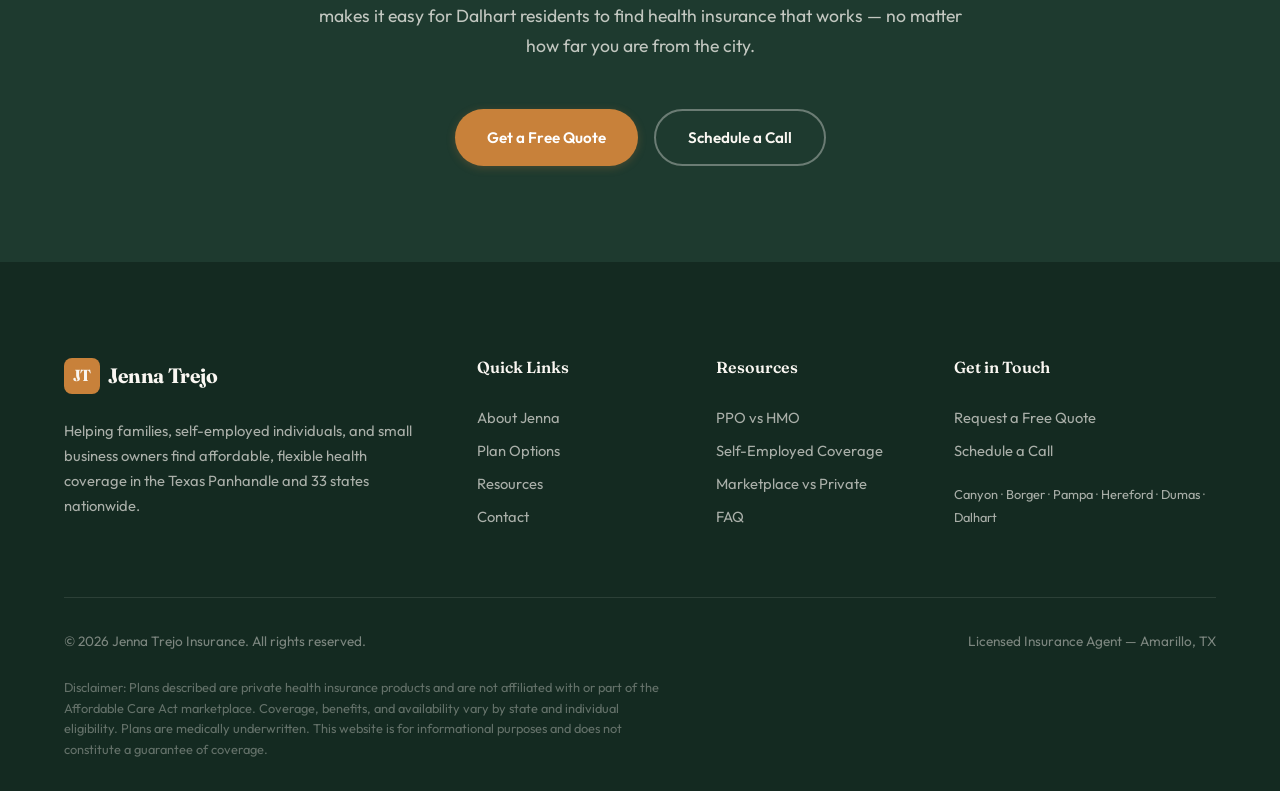
<file: dalhart-tx.html>
<!DOCTYPE html>
<html lang="en">
<head>
  <meta charset="UTF-8">
  <meta name="viewport" content="width=device-width, initial-scale=1.0">
  <title>Health Insurance in Dalhart, TX — Affordable PPO Plans | Jenna Trejo</title>
  <meta name="description" content="Affordable health insurance in Dalhart, TX for agricultural families, ranch workers, and self-employed residents. PPO plans with telehealth and nationwide networks. Local Amarillo-based agent. Free quotes.">
  <meta name="keywords" content="Dalhart TX health insurance, affordable health coverage Dalhart, health insurance agent near Dalhart TX, self-employed health coverage Dalhart TX, PPO plans Dalhart Texas, telehealth Dalhart, ranch worker health insurance Dallam County">
  <meta name="author" content="Jenna Trejo Insurance">
  <meta property="og:title" content="Affordable Health Insurance in Dalhart, TX | Jenna Trejo">
  <meta property="og:description" content="PPO health insurance plans for Dalhart, TX agricultural families, ranch workers, and self-employed residents. Telehealth included. Local agent serving the XIT country.">
  <meta property="og:type" content="website">
  <meta property="og:url" content="https://jennatrejoinsurance.com/dalhart-tx.html">
  <link rel="preconnect" href="https://fonts.googleapis.com">
  <link rel="preconnect" href="https://fonts.gstatic.com" crossorigin>
  <link href="https://fonts.googleapis.com/css2?family=Fraunces:ital,opsz,wght@0,9..144,300..900;1,9..144,300..900&family=Outfit:wght@300;400;500;600;700&display=swap" rel="stylesheet">
  <link rel="canonical" href="https://jennatrejoinsurance.com/dalhart-tx.html">
  <link rel="stylesheet" href="css/styles.css">
  <script type="application/ld+json">
  {
    "@context": "https://schema.org",
    "@type": ["InsuranceAgency", "LocalBusiness"],
    "name": "Jenna Trejo Insurance",
    "description": "Licensed health insurance agent providing affordable PPO health plans to Dalhart, TX residents including agricultural families, ranch workers, and self-employed individuals in Dallam and Hartley Counties.",
    "url": "https://jennatrejoinsurance.com",
    "telephone": "575-937-6519",
    "address": {
      "@type": "PostalAddress",
      "addressLocality": "Amarillo",
      "addressRegion": "TX",
      "addressCountry": "US"
    },
    "geo": {
      "@type": "GeoCoordinates",
      "latitude": "35.2220",
      "longitude": "-101.8313"
    },
    "areaServed": {
      "@type": "City",
      "name": "Dalhart",
      "addressRegion": "TX"
    },
    "priceRange": "$$",
    "openingHours": "Mo-Fr 08:00-18:00",
    "sameAs": []
  }
  </script>
</head>
<body>

  <!-- Navigation -->
  <nav class="nav">
    <div class="nav__overlay"></div>
    <div class="nav__inner">
      <a href="index.html" class="nav__logo">
        <span class="nav__logo-icon">JT</span>
        Jenna Trejo
      </a>
      <button class="nav__hamburger" aria-label="Menu">
        <span></span><span></span><span></span>
      </button>
      <div class="nav__links">
        <a href="index.html" class="nav__link">Home</a>
        <a href="about.html" class="nav__link">About</a>
        <a href="plans.html" class="nav__link">Plans</a>
        <a href="resources.html" class="nav__link">Resources</a>
        <a href="contact.html" class="nav__cta">Get a Free Quote</a>
      </div>
    </div>
  </nav>

  <main>

  <!-- Page Header -->
  <header class="page-header">
    <div class="container">
      <span class="section-label fade-up">Health Insurance in Dalhart</span>
      <h1 class="fade-up">Affordable Health Insurance for Dalhart, TX Families &amp; Self-Employed</h1>
      <p class="fade-up">Reliable PPO coverage with built-in telehealth for the far northwest Panhandle — from a trusted agent in Amarillo who serves XIT country.</p>
    </div>
  </header>

  <!-- Intro Section -->
  <section class="section" style="background: var(--color-cream);">
    <div class="container">
      <div class="section__header fade-up" style="max-width: 50rem;">
        <p>Dalhart sits where Dallam and Hartley Counties meet, in the far northwest corner of the Texas Panhandle. This is XIT Ranch country — a landscape defined by vast cattle operations, irrigated farmland, and a community of people who have thrived by being resourceful and self-sufficient. But living in one of the more remote parts of Texas comes with a practical challenge that many Dalhart families face every year: access to affordable, comprehensive health care and the insurance to pay for it.</p>
        <p>With the nearest major medical centers located 85 miles away in Amarillo, telehealth is not just a convenience for Dalhart residents — it is a lifeline. Every PPO plan offered through Jenna Trejo includes telemedicine services, giving your family access to doctors around the clock without a long drive across the plains. For routine check-ups, specialist consultations, or after-hours advice, telehealth keeps your family connected to quality care no matter where you are on the ranch.</p>
        <p>Beyond telehealth, these private PPO plans offer the same broad networks, flexible deductibles, and significant savings that benefit families across the Panhandle. Whether you run cattle, operate farm equipment, own a business on Dalhart's main strip, or work independently in any trade, Jenna can help you find a health plan that covers your family without draining your finances. She works entirely by phone, so the 85-mile distance from Amarillo is never a barrier to getting the help you need.</p>
      </div>
    </div>
  </section>

  <!-- Who We Help in Dalhart -->
  <section class="section">
    <div class="container">
      <div class="section__header fade-up">
        <h2 class="section__title">Who We Help in Dalhart</h2>
        <p class="section__subtitle">Health coverage for the resilient families of the far northwest Panhandle.</p>
      </div>
      <div class="grid grid--3 stagger">
        <div class="audience-card fade-up">
          <span class="audience-card__icon">&#x1F33E;</span>
          <h3 class="audience-card__title">Ranchers &amp; Agricultural Workers</h3>
          <p class="audience-card__text">Dalhart's economy runs on agriculture. Ranch operators, farmhands, and feedlot workers need health plans with accident coverage and the flexibility to see providers across a wide region.</p>
        </div>
        <div class="audience-card fade-up">
          <span class="audience-card__icon">&#x1F4F1;</span>
          <h3 class="audience-card__title">Remote &amp; Rural Families</h3>
          <p class="audience-card__text">When the nearest hospital is an hour-plus drive, telehealth changes everything. Every plan includes telemedicine so your family can consult a doctor from home day or night.</p>
        </div>
        <div class="audience-card fade-up">
          <span class="audience-card__icon">&#x1F3EA;</span>
          <h3 class="audience-card__title">Small Business Owners &amp; Self-Employed</h3>
          <p class="audience-card__text">From feed stores and equipment shops to independent truckers, Dalhart's self-employed residents can access individual and family PPO plans with no employer or group requirement.</p>
        </div>
      </div>
    </div>
  </section>

  <!-- Why Choose Jenna -->
  <section class="section" style="background: var(--color-cream);">
    <div class="container">
      <div class="section__header fade-up">
        <h2 class="section__title">Why Dalhart Residents Choose Jenna</h2>
        <p class="section__subtitle">Distance does not mean you have to settle for impersonal service or bad coverage.</p>
      </div>
      <div class="grid grid--3 stagger">
        <div class="card fade-up">
          <h3 class="card__title">Serves the Entire Panhandle</h3>
          <p class="card__text">Even though Dalhart is 85 miles from Amarillo, Jenna actively serves families throughout the northwest Panhandle. She understands the specific healthcare challenges that come with rural living.</p>
        </div>
        <div class="card fade-up">
          <h3 class="card__title">Phone-Based, No Travel Needed</h3>
          <p class="card__text">Jenna handles every step — consultation, plan comparison, enrollment, and follow-up — entirely over the phone. You get the same personal attention without leaving Dalhart.</p>
        </div>
        <div class="card fade-up">
          <h3 class="card__title">Telehealth Advocate</h3>
          <p class="card__text">Jenna knows how critical telemedicine is for remote communities like Dalhart. She prioritizes plans that include robust telehealth benefits so your family is never without access to a doctor.</p>
        </div>
      </div>
    </div>
  </section>

  <!-- Plan Highlights -->
  <section class="section">
    <div class="container">
      <div class="section__header fade-up">
        <h2 class="section__title">Plan Highlights</h2>
        <p class="section__subtitle">Private PPO health insurance designed for families who live and work far from the city.</p>
      </div>
      <div class="grid grid--3 stagger">
        <div class="card fade-up">
          <h3 class="card__title">Nationwide PPO Networks</h3>
          <p class="card__text">Access providers in Dalhart, Amarillo, or any of 33 states without referrals. Whether you need a local check-up or a specialist in the city, you are covered.</p>
        </div>
        <div class="card fade-up">
          <h3 class="card__title">Customizable Plans</h3>
          <p class="card__text">Build the plan that fits your ranch or business budget. Choose your deductible, add dental and vision for the family, and include supplemental accident coverage for physical work.</p>
        </div>
        <div class="card fade-up">
          <h3 class="card__title">20–60% Savings</h3>
          <p class="card__text">Dalhart families often find that private PPO coverage costs far less than marketplace alternatives — saving hundreds per month while gaining broader networks and telehealth access.</p>
        </div>
      </div>
    </div>
  </section>

  <!-- CTA Section -->
  <section class="cta-section">
    <div class="container">
      <div class="cta-section__content fade-up">
        <h2 class="cta-section__title">Ready to Find Affordable Coverage in Dalhart?</h2>
        <p class="cta-section__text">Get a free, no-obligation quote built for your family and your way of life. Jenna makes it easy for Dalhart residents to find health insurance that works — no matter how far you are from the city.</p>
        <div class="cta-section__actions">
          <a href="contact.html" class="btn btn--primary">Get a Free Quote</a>
          <a href="contact.html" class="btn btn--outline-light">Schedule a Call</a>
        </div>
      </div>
    </div>
  </section>

  </main>

  <!-- Footer -->
  <footer class="footer">
    <div class="container">
      <div class="footer__grid">
        <div class="footer__brand">
          <a href="index.html" class="nav__logo" style="color: var(--color-cream); margin-bottom: var(--space-sm); display: inline-flex;">
            <span class="nav__logo-icon" style="background: var(--color-accent);">JT</span>
            Jenna Trejo
          </a>
          <p>Helping families, self-employed individuals, and small business owners find affordable, flexible health coverage in the Texas Panhandle and 33 states nationwide.</p>
        </div>
        <div>
          <h4 class="footer__heading">Quick Links</h4>
          <a href="about.html" class="footer__link">About Jenna</a>
          <a href="plans.html" class="footer__link">Plan Options</a>
          <a href="resources.html" class="footer__link">Resources</a>
          <a href="contact.html" class="footer__link">Contact</a>
        </div>
        <div>
          <h4 class="footer__heading">Resources</h4>
          <a href="resources.html#ppo-vs-hmo" class="footer__link">PPO vs HMO</a>
          <a href="resources.html#self-employed" class="footer__link">Self-Employed Coverage</a>
          <a href="resources.html#marketplace-vs-private" class="footer__link">Marketplace vs Private</a>
          <a href="resources.html#faq" class="footer__link">FAQ</a>
        </div>
        <div>
          <h4 class="footer__heading">Get in Touch</h4>
          <a href="contact.html" class="footer__link">Request a Free Quote</a>
          <a href="contact.html" class="footer__link">Schedule a Call</a>
          <p style="color: rgba(250,247,242,0.5); font-size: 0.85rem; margin-top: var(--space-md);">
            <a href="canyon-tx.html" class="footer__link" style="display: inline; font-size: 0.8rem;">Canyon</a> &middot;
            <a href="borger-tx.html" class="footer__link" style="display: inline; font-size: 0.8rem;">Borger</a> &middot;
            <a href="pampa-tx.html" class="footer__link" style="display: inline; font-size: 0.8rem;">Pampa</a> &middot;
            <a href="hereford-tx.html" class="footer__link" style="display: inline; font-size: 0.8rem;">Hereford</a> &middot;
            <a href="dumas-tx.html" class="footer__link" style="display: inline; font-size: 0.8rem;">Dumas</a> &middot;
            <a href="dalhart-tx.html" class="footer__link" style="display: inline; font-size: 0.8rem;">Dalhart</a>
          </p>
        </div>
      </div>
      <div class="footer__bottom">
        <span>&copy; 2026 Jenna Trejo Insurance. All rights reserved.</span>
        <span>Licensed Insurance Agent — Amarillo, TX</span>
      </div>
      <p class="footer__disclaimer">Disclaimer: Plans described are private health insurance products and are not affiliated with or part of the Affordable Care Act marketplace. Coverage, benefits, and availability vary by state and individual eligibility. Plans are medically underwritten. This website is for informational purposes and does not constitute a guarantee of coverage.</p>
    </div>
  </footer>

  <button class="scroll-top" aria-label="Scroll to top">&#8593;</button>
  <script src="js/main.js"></script>
</body>
</html>
</file>
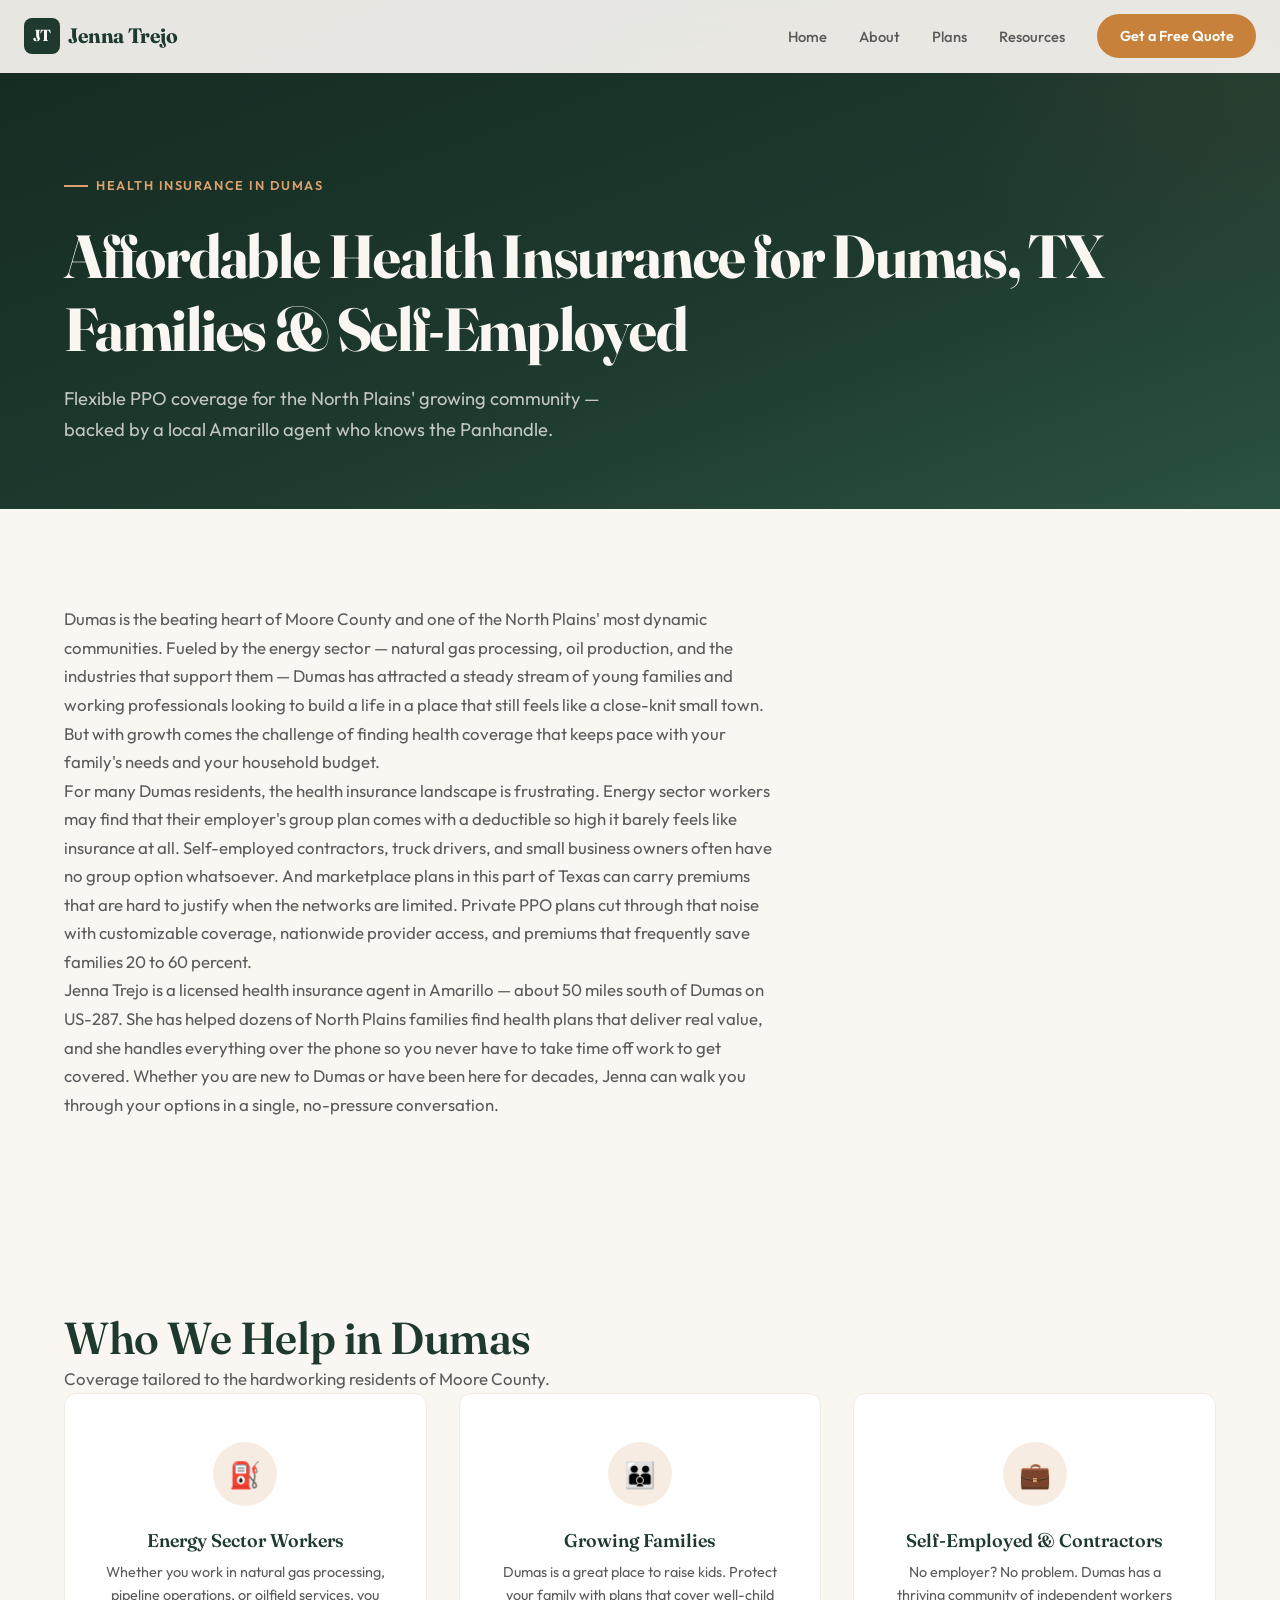
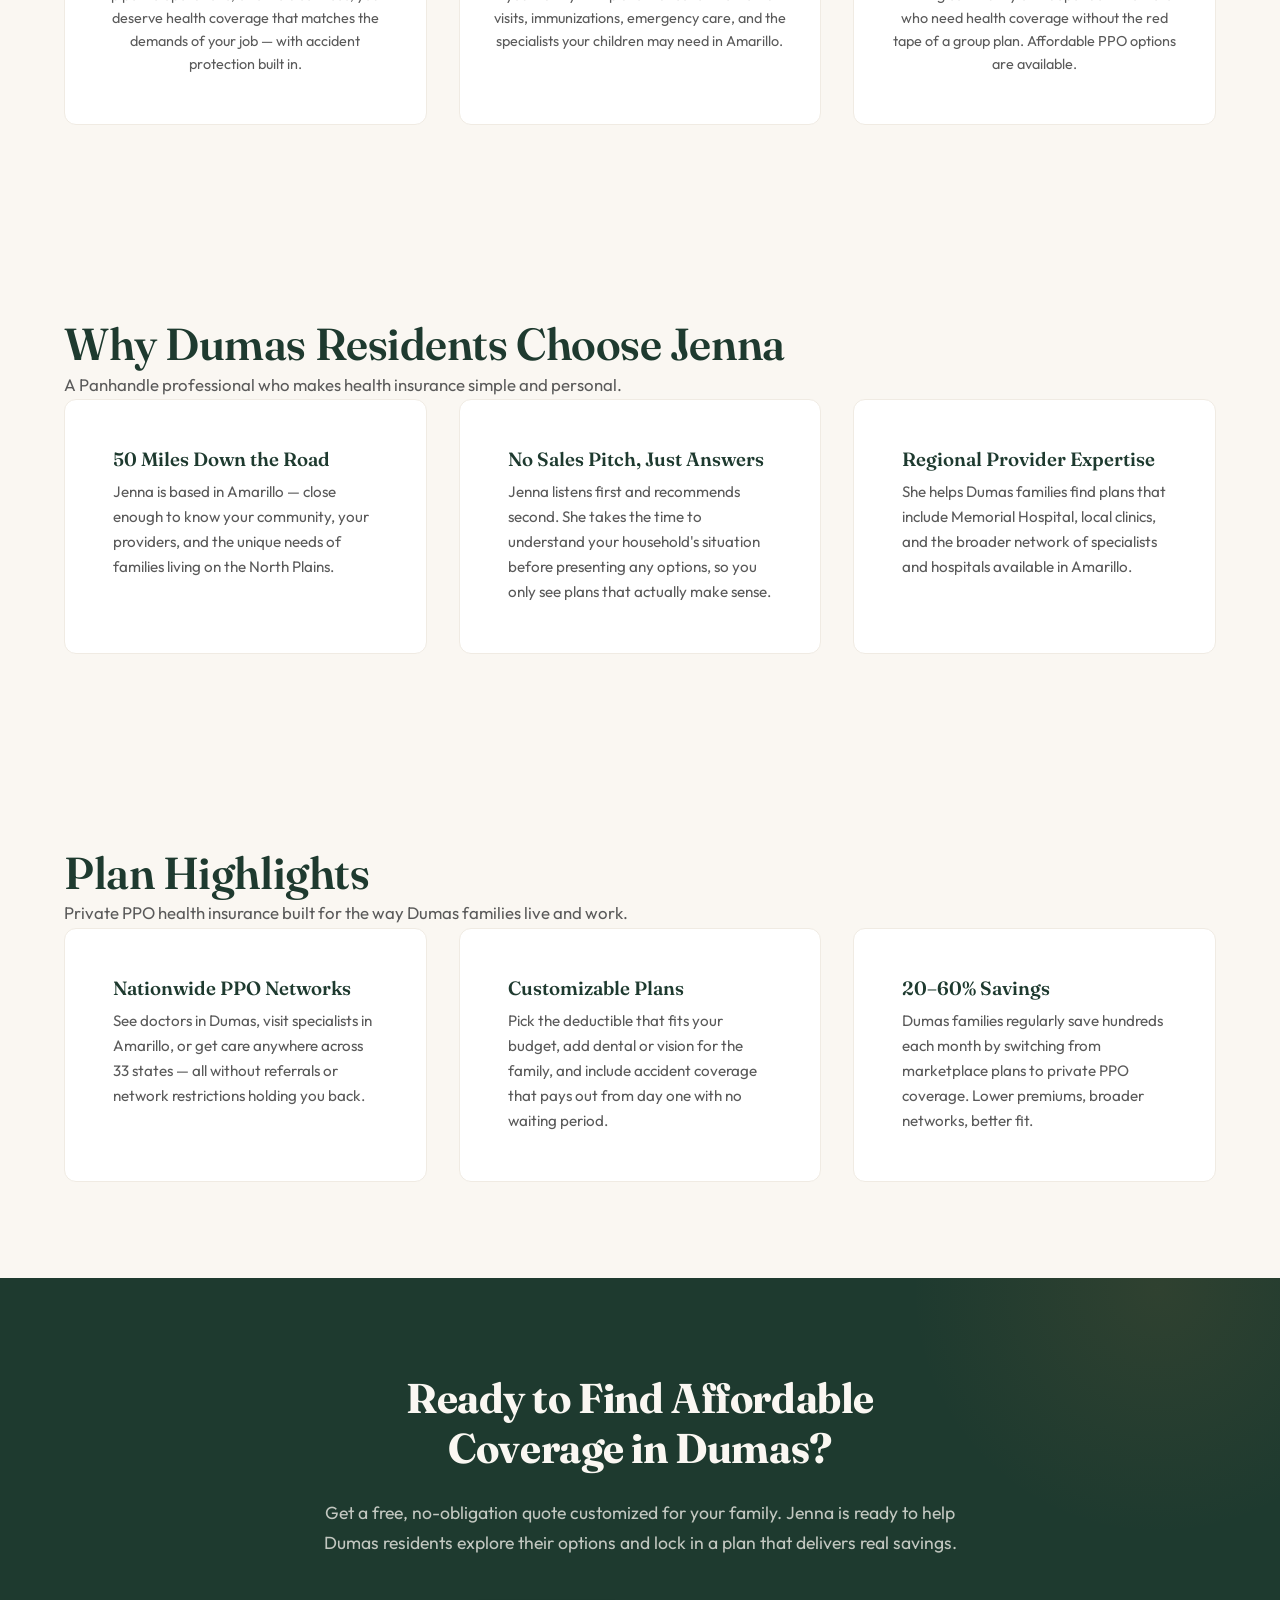
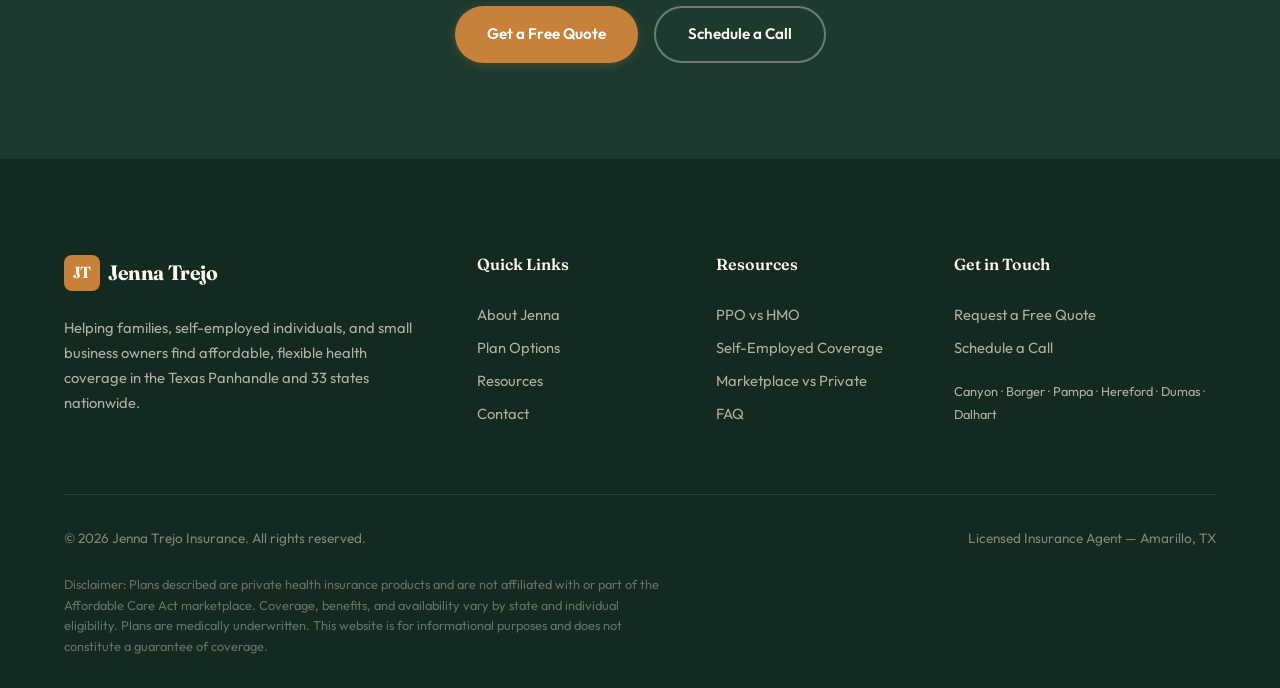
<file: dumas-tx.html>
<!DOCTYPE html>
<html lang="en">
<head>
  <meta charset="UTF-8">
  <meta name="viewport" content="width=device-width, initial-scale=1.0">
  <title>Health Insurance in Dumas, TX — Affordable PPO Plans | Jenna Trejo</title>
  <meta name="description" content="Affordable health insurance in Dumas, TX for energy sector workers, growing families, and self-employed residents. PPO plans with broad provider networks. Local Amarillo-based agent. Get a free quote.">
  <meta name="keywords" content="Dumas TX health insurance, affordable health coverage Dumas, health insurance agent near Dumas TX, self-employed health coverage Dumas TX, PPO plans Dumas Texas, energy worker health insurance Moore County">
  <meta name="author" content="Jenna Trejo Insurance">
  <meta property="og:title" content="Affordable Health Insurance in Dumas, TX | Jenna Trejo">
  <meta property="og:description" content="PPO health insurance plans for Dumas, TX energy workers, growing families, and self-employed residents. Local agent serving the North Plains community.">
  <meta property="og:type" content="website">
  <meta property="og:url" content="https://jennatrejoinsurance.com/dumas-tx.html">
  <link rel="preconnect" href="https://fonts.googleapis.com">
  <link rel="preconnect" href="https://fonts.gstatic.com" crossorigin>
  <link href="https://fonts.googleapis.com/css2?family=Fraunces:ital,opsz,wght@0,9..144,300..900;1,9..144,300..900&family=Outfit:wght@300;400;500;600;700&display=swap" rel="stylesheet">
  <link rel="canonical" href="https://jennatrejoinsurance.com/dumas-tx.html">
  <link rel="stylesheet" href="css/styles.css">
  <script type="application/ld+json">
  {
    "@context": "https://schema.org",
    "@type": ["InsuranceAgency", "LocalBusiness"],
    "name": "Jenna Trejo Insurance",
    "description": "Licensed health insurance agent providing affordable PPO health plans to Dumas, TX residents including energy sector workers, growing families, and self-employed individuals in Moore County.",
    "url": "https://jennatrejoinsurance.com",
    "telephone": "575-937-6519",
    "address": {
      "@type": "PostalAddress",
      "addressLocality": "Amarillo",
      "addressRegion": "TX",
      "addressCountry": "US"
    },
    "geo": {
      "@type": "GeoCoordinates",
      "latitude": "35.2220",
      "longitude": "-101.8313"
    },
    "areaServed": {
      "@type": "City",
      "name": "Dumas",
      "addressRegion": "TX"
    },
    "priceRange": "$$",
    "openingHours": "Mo-Fr 08:00-18:00",
    "sameAs": []
  }
  </script>
</head>
<body>

  <!-- Navigation -->
  <nav class="nav">
    <div class="nav__overlay"></div>
    <div class="nav__inner">
      <a href="index.html" class="nav__logo">
        <span class="nav__logo-icon">JT</span>
        Jenna Trejo
      </a>
      <button class="nav__hamburger" aria-label="Menu">
        <span></span><span></span><span></span>
      </button>
      <div class="nav__links">
        <a href="index.html" class="nav__link">Home</a>
        <a href="about.html" class="nav__link">About</a>
        <a href="plans.html" class="nav__link">Plans</a>
        <a href="resources.html" class="nav__link">Resources</a>
        <a href="contact.html" class="nav__cta">Get a Free Quote</a>
      </div>
    </div>
  </nav>

  <main>

  <!-- Page Header -->
  <header class="page-header">
    <div class="container">
      <span class="section-label fade-up">Health Insurance in Dumas</span>
      <h1 class="fade-up">Affordable Health Insurance for Dumas, TX Families &amp; Self-Employed</h1>
      <p class="fade-up">Flexible PPO coverage for the North Plains' growing community — backed by a local Amarillo agent who knows the Panhandle.</p>
    </div>
  </header>

  <!-- Intro Section -->
  <section class="section" style="background: var(--color-cream);">
    <div class="container">
      <div class="section__header fade-up" style="max-width: 50rem;">
        <p>Dumas is the beating heart of Moore County and one of the North Plains' most dynamic communities. Fueled by the energy sector — natural gas processing, oil production, and the industries that support them — Dumas has attracted a steady stream of young families and working professionals looking to build a life in a place that still feels like a close-knit small town. But with growth comes the challenge of finding health coverage that keeps pace with your family's needs and your household budget.</p>
        <p>For many Dumas residents, the health insurance landscape is frustrating. Energy sector workers may find that their employer's group plan comes with a deductible so high it barely feels like insurance at all. Self-employed contractors, truck drivers, and small business owners often have no group option whatsoever. And marketplace plans in this part of Texas can carry premiums that are hard to justify when the networks are limited. Private PPO plans cut through that noise with customizable coverage, nationwide provider access, and premiums that frequently save families 20 to 60 percent.</p>
        <p>Jenna Trejo is a licensed health insurance agent in Amarillo — about 50 miles south of Dumas on US-287. She has helped dozens of North Plains families find health plans that deliver real value, and she handles everything over the phone so you never have to take time off work to get covered. Whether you are new to Dumas or have been here for decades, Jenna can walk you through your options in a single, no-pressure conversation.</p>
      </div>
    </div>
  </section>

  <!-- Who We Help in Dumas -->
  <section class="section">
    <div class="container">
      <div class="section__header fade-up">
        <h2 class="section__title">Who We Help in Dumas</h2>
        <p class="section__subtitle">Coverage tailored to the hardworking residents of Moore County.</p>
      </div>
      <div class="grid grid--3 stagger">
        <div class="audience-card fade-up">
          <span class="audience-card__icon">&#x26FD;</span>
          <h3 class="audience-card__title">Energy Sector Workers</h3>
          <p class="audience-card__text">Whether you work in natural gas processing, pipeline operations, or oilfield services, you deserve health coverage that matches the demands of your job — with accident protection built in.</p>
        </div>
        <div class="audience-card fade-up">
          <span class="audience-card__icon">&#x1F46A;</span>
          <h3 class="audience-card__title">Growing Families</h3>
          <p class="audience-card__text">Dumas is a great place to raise kids. Protect your family with plans that cover well-child visits, immunizations, emergency care, and the specialists your children may need in Amarillo.</p>
        </div>
        <div class="audience-card fade-up">
          <span class="audience-card__icon">&#x1F4BC;</span>
          <h3 class="audience-card__title">Self-Employed &amp; Contractors</h3>
          <p class="audience-card__text">No employer? No problem. Dumas has a thriving community of independent workers who need health coverage without the red tape of a group plan. Affordable PPO options are available.</p>
        </div>
      </div>
    </div>
  </section>

  <!-- Why Choose Jenna -->
  <section class="section" style="background: var(--color-cream);">
    <div class="container">
      <div class="section__header fade-up">
        <h2 class="section__title">Why Dumas Residents Choose Jenna</h2>
        <p class="section__subtitle">A Panhandle professional who makes health insurance simple and personal.</p>
      </div>
      <div class="grid grid--3 stagger">
        <div class="card fade-up">
          <h3 class="card__title">50 Miles Down the Road</h3>
          <p class="card__text">Jenna is based in Amarillo — close enough to know your community, your providers, and the unique needs of families living on the North Plains.</p>
        </div>
        <div class="card fade-up">
          <h3 class="card__title">No Sales Pitch, Just Answers</h3>
          <p class="card__text">Jenna listens first and recommends second. She takes the time to understand your household's situation before presenting any options, so you only see plans that actually make sense.</p>
        </div>
        <div class="card fade-up">
          <h3 class="card__title">Regional Provider Expertise</h3>
          <p class="card__text">She helps Dumas families find plans that include Memorial Hospital, local clinics, and the broader network of specialists and hospitals available in Amarillo.</p>
        </div>
      </div>
    </div>
  </section>

  <!-- Plan Highlights -->
  <section class="section">
    <div class="container">
      <div class="section__header fade-up">
        <h2 class="section__title">Plan Highlights</h2>
        <p class="section__subtitle">Private PPO health insurance built for the way Dumas families live and work.</p>
      </div>
      <div class="grid grid--3 stagger">
        <div class="card fade-up">
          <h3 class="card__title">Nationwide PPO Networks</h3>
          <p class="card__text">See doctors in Dumas, visit specialists in Amarillo, or get care anywhere across 33 states — all without referrals or network restrictions holding you back.</p>
        </div>
        <div class="card fade-up">
          <h3 class="card__title">Customizable Plans</h3>
          <p class="card__text">Pick the deductible that fits your budget, add dental or vision for the family, and include accident coverage that pays out from day one with no waiting period.</p>
        </div>
        <div class="card fade-up">
          <h3 class="card__title">20–60% Savings</h3>
          <p class="card__text">Dumas families regularly save hundreds each month by switching from marketplace plans to private PPO coverage. Lower premiums, broader networks, better fit.</p>
        </div>
      </div>
    </div>
  </section>

  <!-- CTA Section -->
  <section class="cta-section">
    <div class="container">
      <div class="cta-section__content fade-up">
        <h2 class="cta-section__title">Ready to Find Affordable Coverage in Dumas?</h2>
        <p class="cta-section__text">Get a free, no-obligation quote customized for your family. Jenna is ready to help Dumas residents explore their options and lock in a plan that delivers real savings.</p>
        <div class="cta-section__actions">
          <a href="contact.html" class="btn btn--primary">Get a Free Quote</a>
          <a href="contact.html" class="btn btn--outline-light">Schedule a Call</a>
        </div>
      </div>
    </div>
  </section>

  </main>

  <!-- Footer -->
  <footer class="footer">
    <div class="container">
      <div class="footer__grid">
        <div class="footer__brand">
          <a href="index.html" class="nav__logo" style="color: var(--color-cream); margin-bottom: var(--space-sm); display: inline-flex;">
            <span class="nav__logo-icon" style="background: var(--color-accent);">JT</span>
            Jenna Trejo
          </a>
          <p>Helping families, self-employed individuals, and small business owners find affordable, flexible health coverage in the Texas Panhandle and 33 states nationwide.</p>
        </div>
        <div>
          <h4 class="footer__heading">Quick Links</h4>
          <a href="about.html" class="footer__link">About Jenna</a>
          <a href="plans.html" class="footer__link">Plan Options</a>
          <a href="resources.html" class="footer__link">Resources</a>
          <a href="contact.html" class="footer__link">Contact</a>
        </div>
        <div>
          <h4 class="footer__heading">Resources</h4>
          <a href="resources.html#ppo-vs-hmo" class="footer__link">PPO vs HMO</a>
          <a href="resources.html#self-employed" class="footer__link">Self-Employed Coverage</a>
          <a href="resources.html#marketplace-vs-private" class="footer__link">Marketplace vs Private</a>
          <a href="resources.html#faq" class="footer__link">FAQ</a>
        </div>
        <div>
          <h4 class="footer__heading">Get in Touch</h4>
          <a href="contact.html" class="footer__link">Request a Free Quote</a>
          <a href="contact.html" class="footer__link">Schedule a Call</a>
          <p style="color: rgba(250,247,242,0.5); font-size: 0.85rem; margin-top: var(--space-md);">
            <a href="canyon-tx.html" class="footer__link" style="display: inline; font-size: 0.8rem;">Canyon</a> &middot;
            <a href="borger-tx.html" class="footer__link" style="display: inline; font-size: 0.8rem;">Borger</a> &middot;
            <a href="pampa-tx.html" class="footer__link" style="display: inline; font-size: 0.8rem;">Pampa</a> &middot;
            <a href="hereford-tx.html" class="footer__link" style="display: inline; font-size: 0.8rem;">Hereford</a> &middot;
            <a href="dumas-tx.html" class="footer__link" style="display: inline; font-size: 0.8rem;">Dumas</a> &middot;
            <a href="dalhart-tx.html" class="footer__link" style="display: inline; font-size: 0.8rem;">Dalhart</a>
          </p>
        </div>
      </div>
      <div class="footer__bottom">
        <span>&copy; 2026 Jenna Trejo Insurance. All rights reserved.</span>
        <span>Licensed Insurance Agent — Amarillo, TX</span>
      </div>
      <p class="footer__disclaimer">Disclaimer: Plans described are private health insurance products and are not affiliated with or part of the Affordable Care Act marketplace. Coverage, benefits, and availability vary by state and individual eligibility. Plans are medically underwritten. This website is for informational purposes and does not constitute a guarantee of coverage.</p>
    </div>
  </footer>

  <button class="scroll-top" aria-label="Scroll to top">&#8593;</button>
  <script src="js/main.js"></script>
</body>
</html>
</file>
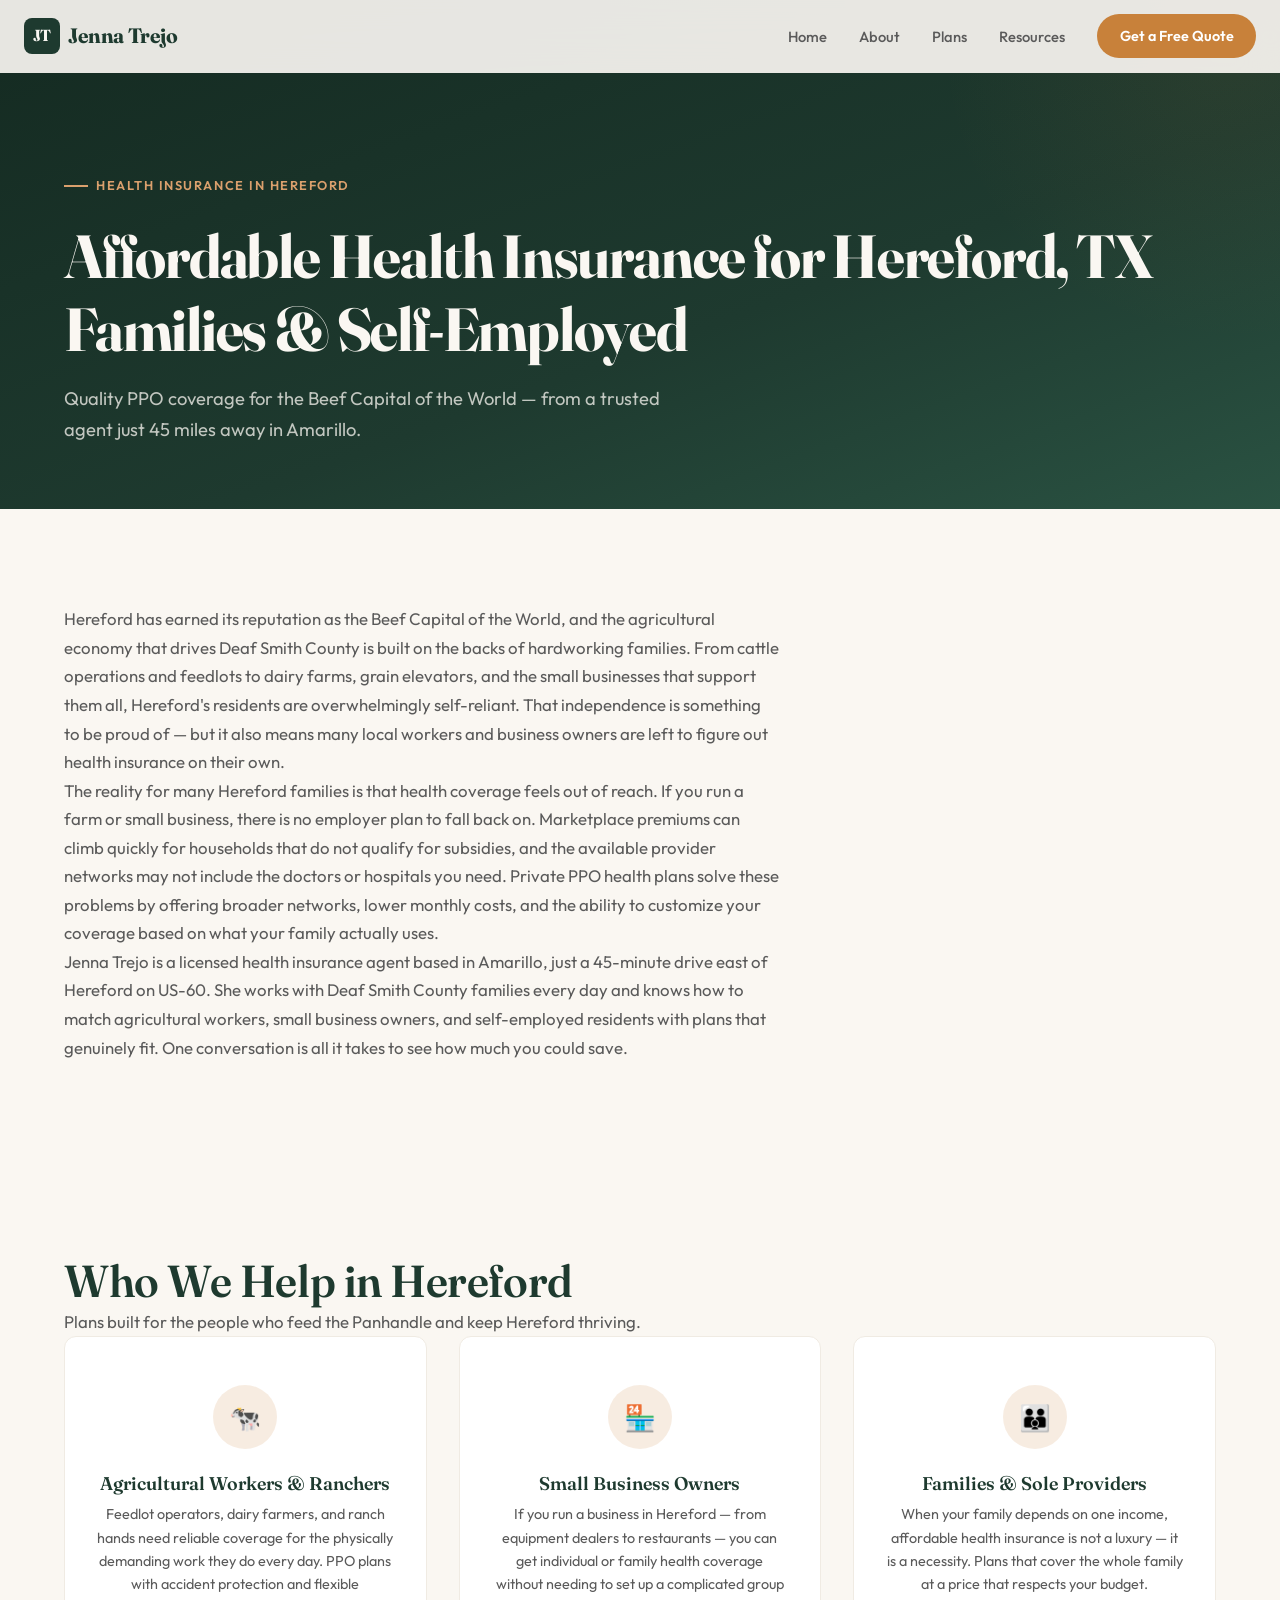
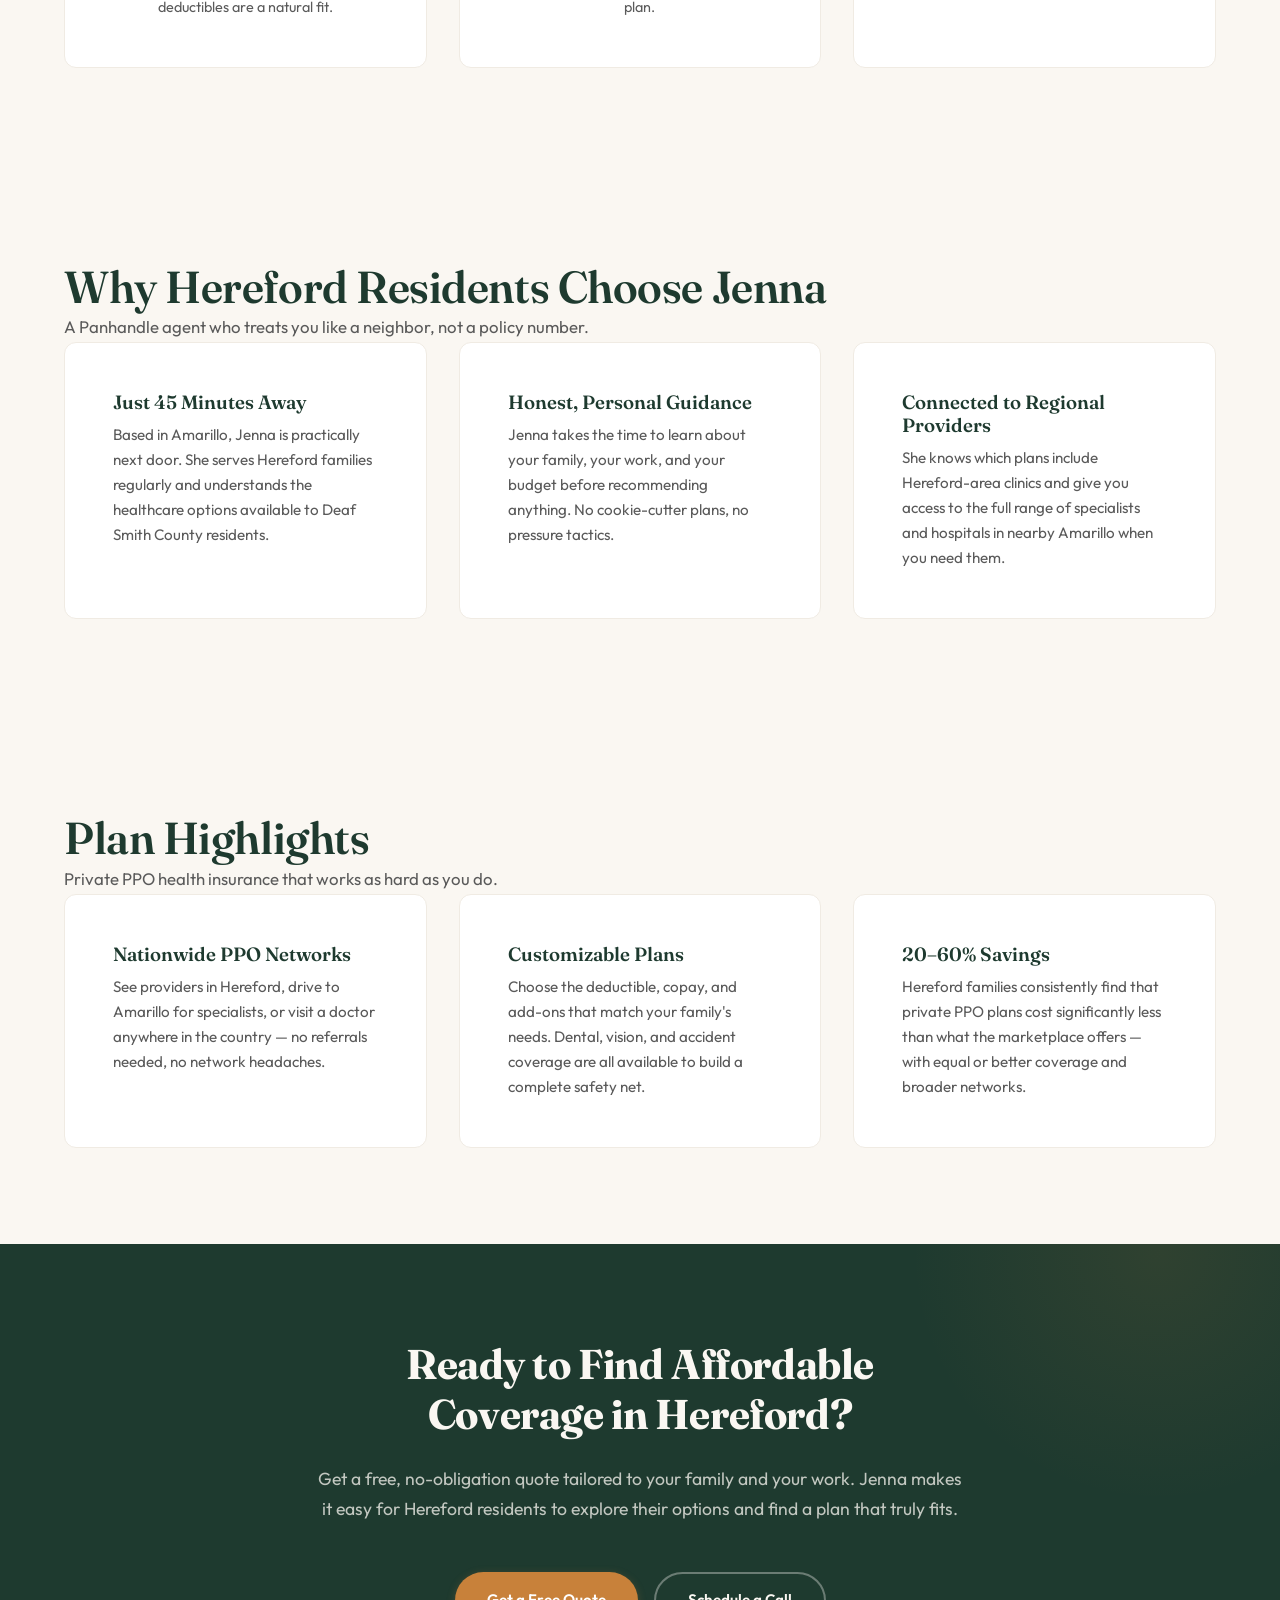
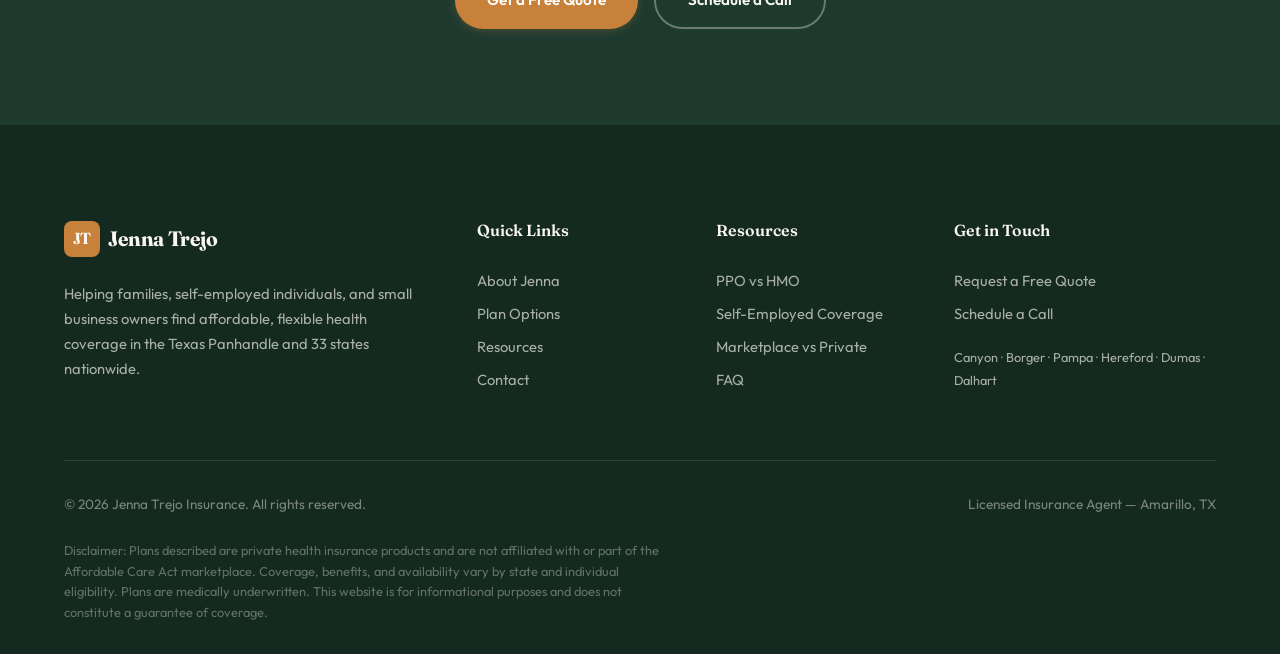
<file: hereford-tx.html>
<!DOCTYPE html>
<html lang="en">
<head>
  <meta charset="UTF-8">
  <meta name="viewport" content="width=device-width, initial-scale=1.0">
  <title>Health Insurance in Hereford, TX — Affordable PPO Plans | Jenna Trejo</title>
  <meta name="description" content="Affordable health insurance in Hereford, TX for agricultural workers, small business owners, and families. PPO plans with nationwide networks. Local Amarillo-based agent serving Deaf Smith County. Free quotes.">
  <meta name="keywords" content="Hereford TX health insurance, affordable health coverage Hereford, health insurance agent near Hereford TX, self-employed health coverage Hereford TX, PPO plans Hereford Texas, agricultural worker health insurance Deaf Smith County">
  <meta name="author" content="Jenna Trejo Insurance">
  <meta property="og:title" content="Affordable Health Insurance in Hereford, TX | Jenna Trejo">
  <meta property="og:description" content="PPO health insurance plans for Hereford, TX agricultural families, small business owners, and self-employed residents. Local agent serving Deaf Smith County.">
  <meta property="og:type" content="website">
  <meta property="og:url" content="https://jennatrejoinsurance.com/hereford-tx.html">
  <link rel="preconnect" href="https://fonts.googleapis.com">
  <link rel="preconnect" href="https://fonts.gstatic.com" crossorigin>
  <link href="https://fonts.googleapis.com/css2?family=Fraunces:ital,opsz,wght@0,9..144,300..900;1,9..144,300..900&family=Outfit:wght@300;400;500;600;700&display=swap" rel="stylesheet">
  <link rel="canonical" href="https://jennatrejoinsurance.com/hereford-tx.html">
  <link rel="stylesheet" href="css/styles.css">
  <script type="application/ld+json">
  {
    "@context": "https://schema.org",
    "@type": ["InsuranceAgency", "LocalBusiness"],
    "name": "Jenna Trejo Insurance",
    "description": "Licensed health insurance agent providing affordable PPO health plans to Hereford, TX residents including agricultural workers, small business owners, and families in Deaf Smith County.",
    "url": "https://jennatrejoinsurance.com",
    "telephone": "575-937-6519",
    "address": {
      "@type": "PostalAddress",
      "addressLocality": "Amarillo",
      "addressRegion": "TX",
      "addressCountry": "US"
    },
    "geo": {
      "@type": "GeoCoordinates",
      "latitude": "35.2220",
      "longitude": "-101.8313"
    },
    "areaServed": {
      "@type": "City",
      "name": "Hereford",
      "addressRegion": "TX"
    },
    "priceRange": "$$",
    "openingHours": "Mo-Fr 08:00-18:00",
    "sameAs": []
  }
  </script>
</head>
<body>

  <!-- Navigation -->
  <nav class="nav">
    <div class="nav__overlay"></div>
    <div class="nav__inner">
      <a href="index.html" class="nav__logo">
        <span class="nav__logo-icon">JT</span>
        Jenna Trejo
      </a>
      <button class="nav__hamburger" aria-label="Menu">
        <span></span><span></span><span></span>
      </button>
      <div class="nav__links">
        <a href="index.html" class="nav__link">Home</a>
        <a href="about.html" class="nav__link">About</a>
        <a href="plans.html" class="nav__link">Plans</a>
        <a href="resources.html" class="nav__link">Resources</a>
        <a href="contact.html" class="nav__cta">Get a Free Quote</a>
      </div>
    </div>
  </nav>

  <main>

  <!-- Page Header -->
  <header class="page-header">
    <div class="container">
      <span class="section-label fade-up">Health Insurance in Hereford</span>
      <h1 class="fade-up">Affordable Health Insurance for Hereford, TX Families &amp; Self-Employed</h1>
      <p class="fade-up">Quality PPO coverage for the Beef Capital of the World — from a trusted agent just 45 miles away in Amarillo.</p>
    </div>
  </header>

  <!-- Intro Section -->
  <section class="section" style="background: var(--color-cream);">
    <div class="container">
      <div class="section__header fade-up" style="max-width: 50rem;">
        <p>Hereford has earned its reputation as the Beef Capital of the World, and the agricultural economy that drives Deaf Smith County is built on the backs of hardworking families. From cattle operations and feedlots to dairy farms, grain elevators, and the small businesses that support them all, Hereford's residents are overwhelmingly self-reliant. That independence is something to be proud of — but it also means many local workers and business owners are left to figure out health insurance on their own.</p>
        <p>The reality for many Hereford families is that health coverage feels out of reach. If you run a farm or small business, there is no employer plan to fall back on. Marketplace premiums can climb quickly for households that do not qualify for subsidies, and the available provider networks may not include the doctors or hospitals you need. Private PPO health plans solve these problems by offering broader networks, lower monthly costs, and the ability to customize your coverage based on what your family actually uses.</p>
        <p>Jenna Trejo is a licensed health insurance agent based in Amarillo, just a 45-minute drive east of Hereford on US-60. She works with Deaf Smith County families every day and knows how to match agricultural workers, small business owners, and self-employed residents with plans that genuinely fit. One conversation is all it takes to see how much you could save.</p>
      </div>
    </div>
  </section>

  <!-- Who We Help in Hereford -->
  <section class="section">
    <div class="container">
      <div class="section__header fade-up">
        <h2 class="section__title">Who We Help in Hereford</h2>
        <p class="section__subtitle">Plans built for the people who feed the Panhandle and keep Hereford thriving.</p>
      </div>
      <div class="grid grid--3 stagger">
        <div class="audience-card fade-up">
          <span class="audience-card__icon">&#x1F404;</span>
          <h3 class="audience-card__title">Agricultural Workers &amp; Ranchers</h3>
          <p class="audience-card__text">Feedlot operators, dairy farmers, and ranch hands need reliable coverage for the physically demanding work they do every day. PPO plans with accident protection and flexible deductibles are a natural fit.</p>
        </div>
        <div class="audience-card fade-up">
          <span class="audience-card__icon">&#x1F3EA;</span>
          <h3 class="audience-card__title">Small Business Owners</h3>
          <p class="audience-card__text">If you run a business in Hereford — from equipment dealers to restaurants — you can get individual or family health coverage without needing to set up a complicated group plan.</p>
        </div>
        <div class="audience-card fade-up">
          <span class="audience-card__icon">&#x1F46A;</span>
          <h3 class="audience-card__title">Families &amp; Sole Providers</h3>
          <p class="audience-card__text">When your family depends on one income, affordable health insurance is not a luxury — it is a necessity. Plans that cover the whole family at a price that respects your budget.</p>
        </div>
      </div>
    </div>
  </section>

  <!-- Why Choose Jenna -->
  <section class="section" style="background: var(--color-cream);">
    <div class="container">
      <div class="section__header fade-up">
        <h2 class="section__title">Why Hereford Residents Choose Jenna</h2>
        <p class="section__subtitle">A Panhandle agent who treats you like a neighbor, not a policy number.</p>
      </div>
      <div class="grid grid--3 stagger">
        <div class="card fade-up">
          <h3 class="card__title">Just 45 Minutes Away</h3>
          <p class="card__text">Based in Amarillo, Jenna is practically next door. She serves Hereford families regularly and understands the healthcare options available to Deaf Smith County residents.</p>
        </div>
        <div class="card fade-up">
          <h3 class="card__title">Honest, Personal Guidance</h3>
          <p class="card__text">Jenna takes the time to learn about your family, your work, and your budget before recommending anything. No cookie-cutter plans, no pressure tactics.</p>
        </div>
        <div class="card fade-up">
          <h3 class="card__title">Connected to Regional Providers</h3>
          <p class="card__text">She knows which plans include Hereford-area clinics and give you access to the full range of specialists and hospitals in nearby Amarillo when you need them.</p>
        </div>
      </div>
    </div>
  </section>

  <!-- Plan Highlights -->
  <section class="section">
    <div class="container">
      <div class="section__header fade-up">
        <h2 class="section__title">Plan Highlights</h2>
        <p class="section__subtitle">Private PPO health insurance that works as hard as you do.</p>
      </div>
      <div class="grid grid--3 stagger">
        <div class="card fade-up">
          <h3 class="card__title">Nationwide PPO Networks</h3>
          <p class="card__text">See providers in Hereford, drive to Amarillo for specialists, or visit a doctor anywhere in the country — no referrals needed, no network headaches.</p>
        </div>
        <div class="card fade-up">
          <h3 class="card__title">Customizable Plans</h3>
          <p class="card__text">Choose the deductible, copay, and add-ons that match your family's needs. Dental, vision, and accident coverage are all available to build a complete safety net.</p>
        </div>
        <div class="card fade-up">
          <h3 class="card__title">20–60% Savings</h3>
          <p class="card__text">Hereford families consistently find that private PPO plans cost significantly less than what the marketplace offers — with equal or better coverage and broader networks.</p>
        </div>
      </div>
    </div>
  </section>

  <!-- CTA Section -->
  <section class="cta-section">
    <div class="container">
      <div class="cta-section__content fade-up">
        <h2 class="cta-section__title">Ready to Find Affordable Coverage in Hereford?</h2>
        <p class="cta-section__text">Get a free, no-obligation quote tailored to your family and your work. Jenna makes it easy for Hereford residents to explore their options and find a plan that truly fits.</p>
        <div class="cta-section__actions">
          <a href="contact.html" class="btn btn--primary">Get a Free Quote</a>
          <a href="contact.html" class="btn btn--outline-light">Schedule a Call</a>
        </div>
      </div>
    </div>
  </section>

  </main>

  <!-- Footer -->
  <footer class="footer">
    <div class="container">
      <div class="footer__grid">
        <div class="footer__brand">
          <a href="index.html" class="nav__logo" style="color: var(--color-cream); margin-bottom: var(--space-sm); display: inline-flex;">
            <span class="nav__logo-icon" style="background: var(--color-accent);">JT</span>
            Jenna Trejo
          </a>
          <p>Helping families, self-employed individuals, and small business owners find affordable, flexible health coverage in the Texas Panhandle and 33 states nationwide.</p>
        </div>
        <div>
          <h4 class="footer__heading">Quick Links</h4>
          <a href="about.html" class="footer__link">About Jenna</a>
          <a href="plans.html" class="footer__link">Plan Options</a>
          <a href="resources.html" class="footer__link">Resources</a>
          <a href="contact.html" class="footer__link">Contact</a>
        </div>
        <div>
          <h4 class="footer__heading">Resources</h4>
          <a href="resources.html#ppo-vs-hmo" class="footer__link">PPO vs HMO</a>
          <a href="resources.html#self-employed" class="footer__link">Self-Employed Coverage</a>
          <a href="resources.html#marketplace-vs-private" class="footer__link">Marketplace vs Private</a>
          <a href="resources.html#faq" class="footer__link">FAQ</a>
        </div>
        <div>
          <h4 class="footer__heading">Get in Touch</h4>
          <a href="contact.html" class="footer__link">Request a Free Quote</a>
          <a href="contact.html" class="footer__link">Schedule a Call</a>
          <p style="color: rgba(250,247,242,0.5); font-size: 0.85rem; margin-top: var(--space-md);">
            <a href="canyon-tx.html" class="footer__link" style="display: inline; font-size: 0.8rem;">Canyon</a> &middot;
            <a href="borger-tx.html" class="footer__link" style="display: inline; font-size: 0.8rem;">Borger</a> &middot;
            <a href="pampa-tx.html" class="footer__link" style="display: inline; font-size: 0.8rem;">Pampa</a> &middot;
            <a href="hereford-tx.html" class="footer__link" style="display: inline; font-size: 0.8rem;">Hereford</a> &middot;
            <a href="dumas-tx.html" class="footer__link" style="display: inline; font-size: 0.8rem;">Dumas</a> &middot;
            <a href="dalhart-tx.html" class="footer__link" style="display: inline; font-size: 0.8rem;">Dalhart</a>
          </p>
        </div>
      </div>
      <div class="footer__bottom">
        <span>&copy; 2026 Jenna Trejo Insurance. All rights reserved.</span>
        <span>Licensed Insurance Agent — Amarillo, TX</span>
      </div>
      <p class="footer__disclaimer">Disclaimer: Plans described are private health insurance products and are not affiliated with or part of the Affordable Care Act marketplace. Coverage, benefits, and availability vary by state and individual eligibility. Plans are medically underwritten. This website is for informational purposes and does not constitute a guarantee of coverage.</p>
    </div>
  </footer>

  <button class="scroll-top" aria-label="Scroll to top">&#8593;</button>
  <script src="js/main.js"></script>
</body>
</html>
</file>
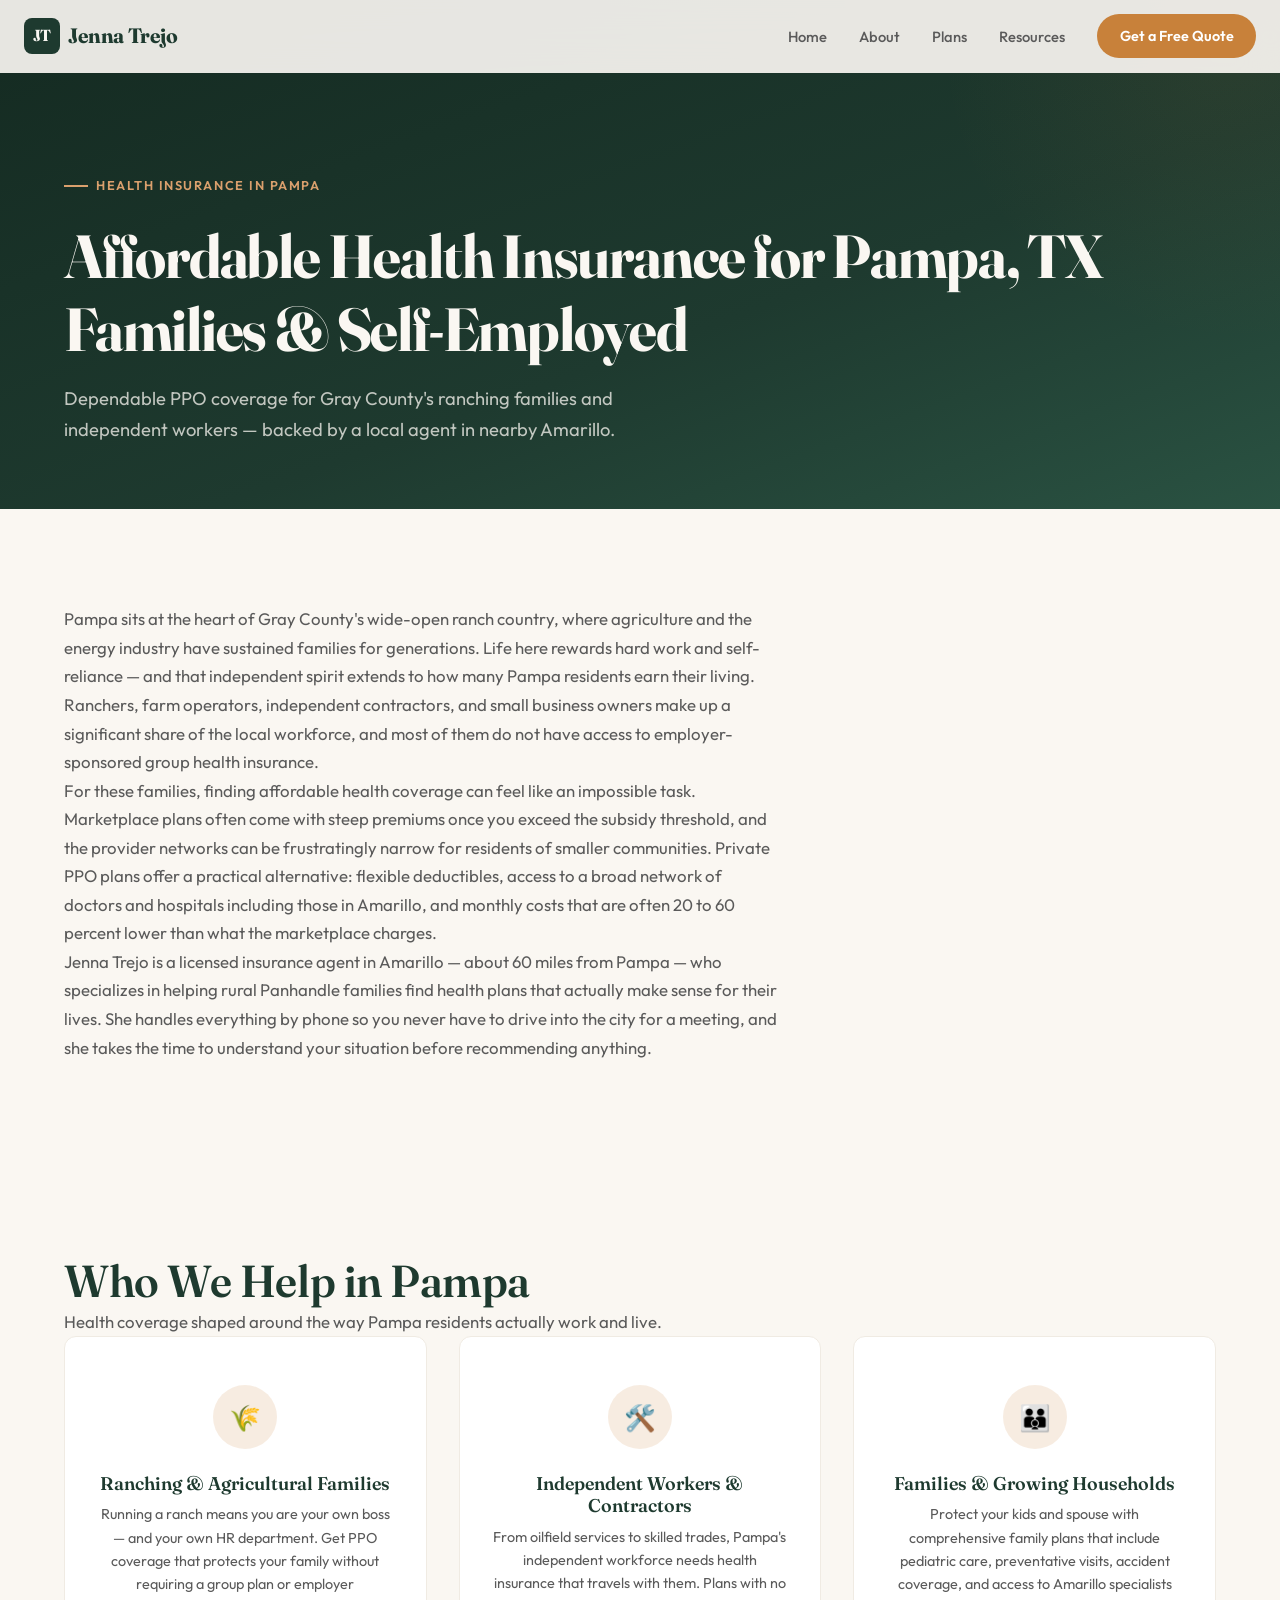
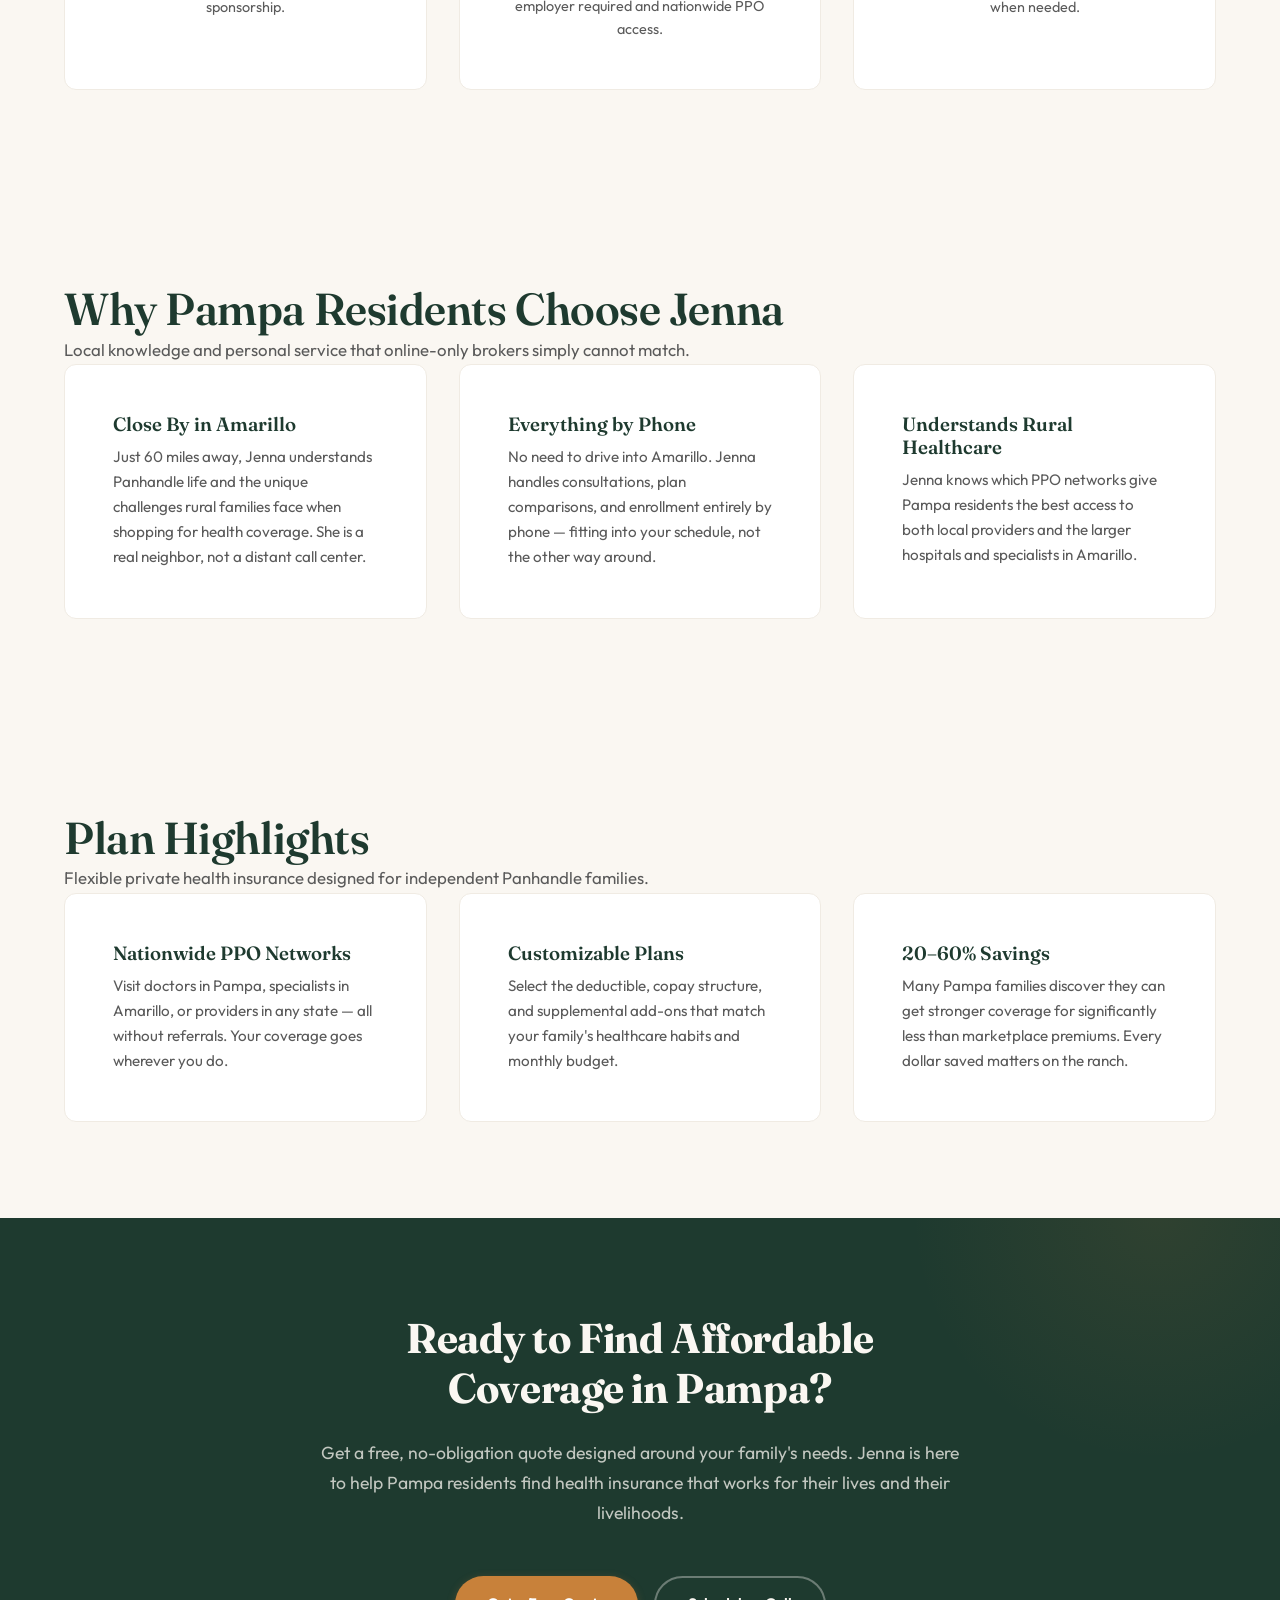
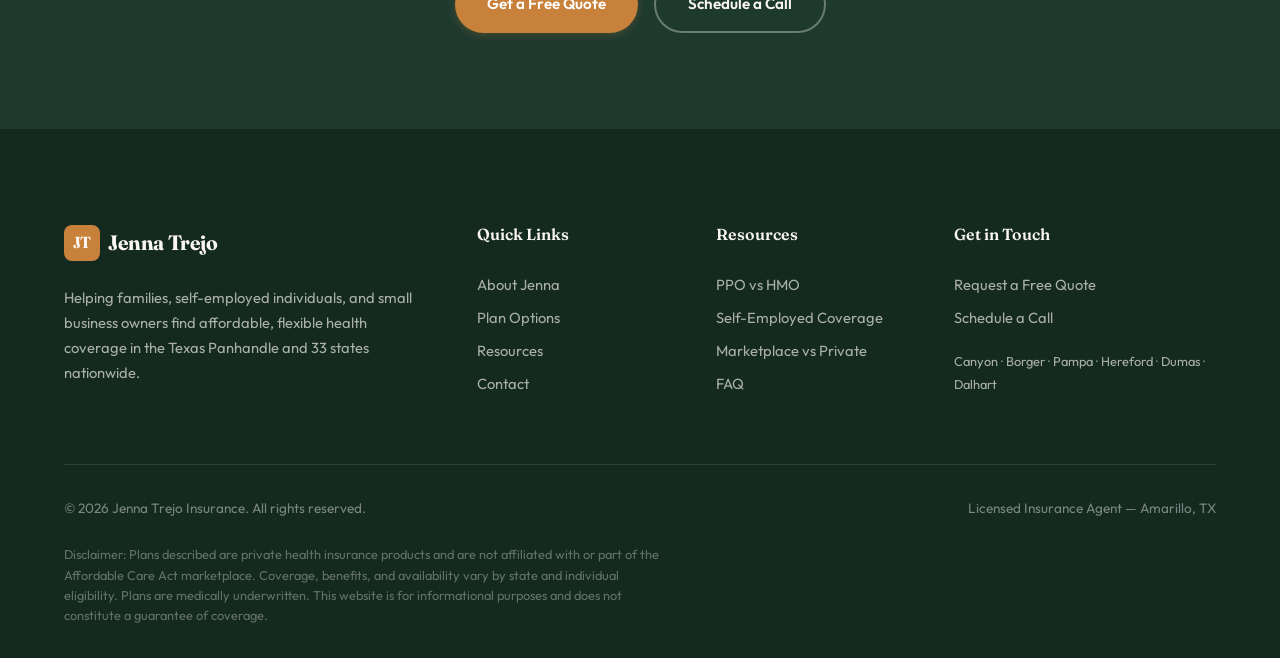
<file: pampa-tx.html>
<!DOCTYPE html>
<html lang="en">
<head>
  <meta charset="UTF-8">
  <meta name="viewport" content="width=device-width, initial-scale=1.0">
  <title>Health Insurance in Pampa, TX — Affordable PPO Plans | Jenna Trejo</title>
  <meta name="description" content="Affordable health insurance in Pampa, TX for ranching families, agricultural workers, and self-employed residents. PPO plans with broad networks. Local Amarillo-based agent. Get a free quote.">
  <meta name="keywords" content="Pampa TX health insurance, affordable health coverage Pampa, health insurance agent near Pampa TX, self-employed health coverage Pampa TX, PPO plans Pampa Texas, rancher health insurance Gray County">
  <meta name="author" content="Jenna Trejo Insurance">
  <meta property="og:title" content="Affordable Health Insurance in Pampa, TX | Jenna Trejo">
  <meta property="og:description" content="PPO health insurance plans for Pampa, TX ranching families, independent workers, and self-employed residents. Local agent serving Gray County.">
  <meta property="og:type" content="website">
  <meta property="og:url" content="https://jennatrejoinsurance.com/pampa-tx.html">
  <link rel="preconnect" href="https://fonts.googleapis.com">
  <link rel="preconnect" href="https://fonts.gstatic.com" crossorigin>
  <link href="https://fonts.googleapis.com/css2?family=Fraunces:ital,opsz,wght@0,9..144,300..900;1,9..144,300..900&family=Outfit:wght@300;400;500;600;700&display=swap" rel="stylesheet">
  <link rel="canonical" href="https://jennatrejoinsurance.com/pampa-tx.html">
  <link rel="stylesheet" href="css/styles.css">
  <script type="application/ld+json">
  {
    "@context": "https://schema.org",
    "@type": ["InsuranceAgency", "LocalBusiness"],
    "name": "Jenna Trejo Insurance",
    "description": "Licensed health insurance agent providing affordable PPO health plans to Pampa, TX residents including ranching families, agricultural workers, and independent contractors.",
    "url": "https://jennatrejoinsurance.com",
    "telephone": "575-937-6519",
    "address": {
      "@type": "PostalAddress",
      "addressLocality": "Amarillo",
      "addressRegion": "TX",
      "addressCountry": "US"
    },
    "geo": {
      "@type": "GeoCoordinates",
      "latitude": "35.2220",
      "longitude": "-101.8313"
    },
    "areaServed": {
      "@type": "City",
      "name": "Pampa",
      "addressRegion": "TX"
    },
    "priceRange": "$$",
    "openingHours": "Mo-Fr 08:00-18:00",
    "sameAs": []
  }
  </script>
</head>
<body>

  <!-- Navigation -->
  <nav class="nav">
    <div class="nav__overlay"></div>
    <div class="nav__inner">
      <a href="index.html" class="nav__logo">
        <span class="nav__logo-icon">JT</span>
        Jenna Trejo
      </a>
      <button class="nav__hamburger" aria-label="Menu">
        <span></span><span></span><span></span>
      </button>
      <div class="nav__links">
        <a href="index.html" class="nav__link">Home</a>
        <a href="about.html" class="nav__link">About</a>
        <a href="plans.html" class="nav__link">Plans</a>
        <a href="resources.html" class="nav__link">Resources</a>
        <a href="contact.html" class="nav__cta">Get a Free Quote</a>
      </div>
    </div>
  </nav>

  <main>

  <!-- Page Header -->
  <header class="page-header">
    <div class="container">
      <span class="section-label fade-up">Health Insurance in Pampa</span>
      <h1 class="fade-up">Affordable Health Insurance for Pampa, TX Families &amp; Self-Employed</h1>
      <p class="fade-up">Dependable PPO coverage for Gray County's ranching families and independent workers — backed by a local agent in nearby Amarillo.</p>
    </div>
  </header>

  <!-- Intro Section -->
  <section class="section" style="background: var(--color-cream);">
    <div class="container">
      <div class="section__header fade-up" style="max-width: 50rem;">
        <p>Pampa sits at the heart of Gray County's wide-open ranch country, where agriculture and the energy industry have sustained families for generations. Life here rewards hard work and self-reliance — and that independent spirit extends to how many Pampa residents earn their living. Ranchers, farm operators, independent contractors, and small business owners make up a significant share of the local workforce, and most of them do not have access to employer-sponsored group health insurance.</p>
        <p>For these families, finding affordable health coverage can feel like an impossible task. Marketplace plans often come with steep premiums once you exceed the subsidy threshold, and the provider networks can be frustratingly narrow for residents of smaller communities. Private PPO plans offer a practical alternative: flexible deductibles, access to a broad network of doctors and hospitals including those in Amarillo, and monthly costs that are often 20 to 60 percent lower than what the marketplace charges.</p>
        <p>Jenna Trejo is a licensed insurance agent in Amarillo — about 60 miles from Pampa — who specializes in helping rural Panhandle families find health plans that actually make sense for their lives. She handles everything by phone so you never have to drive into the city for a meeting, and she takes the time to understand your situation before recommending anything.</p>
      </div>
    </div>
  </section>

  <!-- Who We Help in Pampa -->
  <section class="section">
    <div class="container">
      <div class="section__header fade-up">
        <h2 class="section__title">Who We Help in Pampa</h2>
        <p class="section__subtitle">Health coverage shaped around the way Pampa residents actually work and live.</p>
      </div>
      <div class="grid grid--3 stagger">
        <div class="audience-card fade-up">
          <span class="audience-card__icon">&#x1F33E;</span>
          <h3 class="audience-card__title">Ranching &amp; Agricultural Families</h3>
          <p class="audience-card__text">Running a ranch means you are your own boss — and your own HR department. Get PPO coverage that protects your family without requiring a group plan or employer sponsorship.</p>
        </div>
        <div class="audience-card fade-up">
          <span class="audience-card__icon">&#x1F6E0;&#xFE0F;</span>
          <h3 class="audience-card__title">Independent Workers &amp; Contractors</h3>
          <p class="audience-card__text">From oilfield services to skilled trades, Pampa's independent workforce needs health insurance that travels with them. Plans with no employer required and nationwide PPO access.</p>
        </div>
        <div class="audience-card fade-up">
          <span class="audience-card__icon">&#x1F46A;</span>
          <h3 class="audience-card__title">Families &amp; Growing Households</h3>
          <p class="audience-card__text">Protect your kids and spouse with comprehensive family plans that include pediatric care, preventative visits, accident coverage, and access to Amarillo specialists when needed.</p>
        </div>
      </div>
    </div>
  </section>

  <!-- Why Choose Jenna -->
  <section class="section" style="background: var(--color-cream);">
    <div class="container">
      <div class="section__header fade-up">
        <h2 class="section__title">Why Pampa Residents Choose Jenna</h2>
        <p class="section__subtitle">Local knowledge and personal service that online-only brokers simply cannot match.</p>
      </div>
      <div class="grid grid--3 stagger">
        <div class="card fade-up">
          <h3 class="card__title">Close By in Amarillo</h3>
          <p class="card__text">Just 60 miles away, Jenna understands Panhandle life and the unique challenges rural families face when shopping for health coverage. She is a real neighbor, not a distant call center.</p>
        </div>
        <div class="card fade-up">
          <h3 class="card__title">Everything by Phone</h3>
          <p class="card__text">No need to drive into Amarillo. Jenna handles consultations, plan comparisons, and enrollment entirely by phone — fitting into your schedule, not the other way around.</p>
        </div>
        <div class="card fade-up">
          <h3 class="card__title">Understands Rural Healthcare</h3>
          <p class="card__text">Jenna knows which PPO networks give Pampa residents the best access to both local providers and the larger hospitals and specialists in Amarillo.</p>
        </div>
      </div>
    </div>
  </section>

  <!-- Plan Highlights -->
  <section class="section">
    <div class="container">
      <div class="section__header fade-up">
        <h2 class="section__title">Plan Highlights</h2>
        <p class="section__subtitle">Flexible private health insurance designed for independent Panhandle families.</p>
      </div>
      <div class="grid grid--3 stagger">
        <div class="card fade-up">
          <h3 class="card__title">Nationwide PPO Networks</h3>
          <p class="card__text">Visit doctors in Pampa, specialists in Amarillo, or providers in any state — all without referrals. Your coverage goes wherever you do.</p>
        </div>
        <div class="card fade-up">
          <h3 class="card__title">Customizable Plans</h3>
          <p class="card__text">Select the deductible, copay structure, and supplemental add-ons that match your family's healthcare habits and monthly budget.</p>
        </div>
        <div class="card fade-up">
          <h3 class="card__title">20–60% Savings</h3>
          <p class="card__text">Many Pampa families discover they can get stronger coverage for significantly less than marketplace premiums. Every dollar saved matters on the ranch.</p>
        </div>
      </div>
    </div>
  </section>

  <!-- CTA Section -->
  <section class="cta-section">
    <div class="container">
      <div class="cta-section__content fade-up">
        <h2 class="cta-section__title">Ready to Find Affordable Coverage in Pampa?</h2>
        <p class="cta-section__text">Get a free, no-obligation quote designed around your family's needs. Jenna is here to help Pampa residents find health insurance that works for their lives and their livelihoods.</p>
        <div class="cta-section__actions">
          <a href="contact.html" class="btn btn--primary">Get a Free Quote</a>
          <a href="contact.html" class="btn btn--outline-light">Schedule a Call</a>
        </div>
      </div>
    </div>
  </section>

  </main>

  <!-- Footer -->
  <footer class="footer">
    <div class="container">
      <div class="footer__grid">
        <div class="footer__brand">
          <a href="index.html" class="nav__logo" style="color: var(--color-cream); margin-bottom: var(--space-sm); display: inline-flex;">
            <span class="nav__logo-icon" style="background: var(--color-accent);">JT</span>
            Jenna Trejo
          </a>
          <p>Helping families, self-employed individuals, and small business owners find affordable, flexible health coverage in the Texas Panhandle and 33 states nationwide.</p>
        </div>
        <div>
          <h4 class="footer__heading">Quick Links</h4>
          <a href="about.html" class="footer__link">About Jenna</a>
          <a href="plans.html" class="footer__link">Plan Options</a>
          <a href="resources.html" class="footer__link">Resources</a>
          <a href="contact.html" class="footer__link">Contact</a>
        </div>
        <div>
          <h4 class="footer__heading">Resources</h4>
          <a href="resources.html#ppo-vs-hmo" class="footer__link">PPO vs HMO</a>
          <a href="resources.html#self-employed" class="footer__link">Self-Employed Coverage</a>
          <a href="resources.html#marketplace-vs-private" class="footer__link">Marketplace vs Private</a>
          <a href="resources.html#faq" class="footer__link">FAQ</a>
        </div>
        <div>
          <h4 class="footer__heading">Get in Touch</h4>
          <a href="contact.html" class="footer__link">Request a Free Quote</a>
          <a href="contact.html" class="footer__link">Schedule a Call</a>
          <p style="color: rgba(250,247,242,0.5); font-size: 0.85rem; margin-top: var(--space-md);">
            <a href="canyon-tx.html" class="footer__link" style="display: inline; font-size: 0.8rem;">Canyon</a> &middot;
            <a href="borger-tx.html" class="footer__link" style="display: inline; font-size: 0.8rem;">Borger</a> &middot;
            <a href="pampa-tx.html" class="footer__link" style="display: inline; font-size: 0.8rem;">Pampa</a> &middot;
            <a href="hereford-tx.html" class="footer__link" style="display: inline; font-size: 0.8rem;">Hereford</a> &middot;
            <a href="dumas-tx.html" class="footer__link" style="display: inline; font-size: 0.8rem;">Dumas</a> &middot;
            <a href="dalhart-tx.html" class="footer__link" style="display: inline; font-size: 0.8rem;">Dalhart</a>
          </p>
        </div>
      </div>
      <div class="footer__bottom">
        <span>&copy; 2026 Jenna Trejo Insurance. All rights reserved.</span>
        <span>Licensed Insurance Agent — Amarillo, TX</span>
      </div>
      <p class="footer__disclaimer">Disclaimer: Plans described are private health insurance products and are not affiliated with or part of the Affordable Care Act marketplace. Coverage, benefits, and availability vary by state and individual eligibility. Plans are medically underwritten. This website is for informational purposes and does not constitute a guarantee of coverage.</p>
    </div>
  </footer>

  <button class="scroll-top" aria-label="Scroll to top">&#8593;</button>
  <script src="js/main.js"></script>
</body>
</html>
</file>
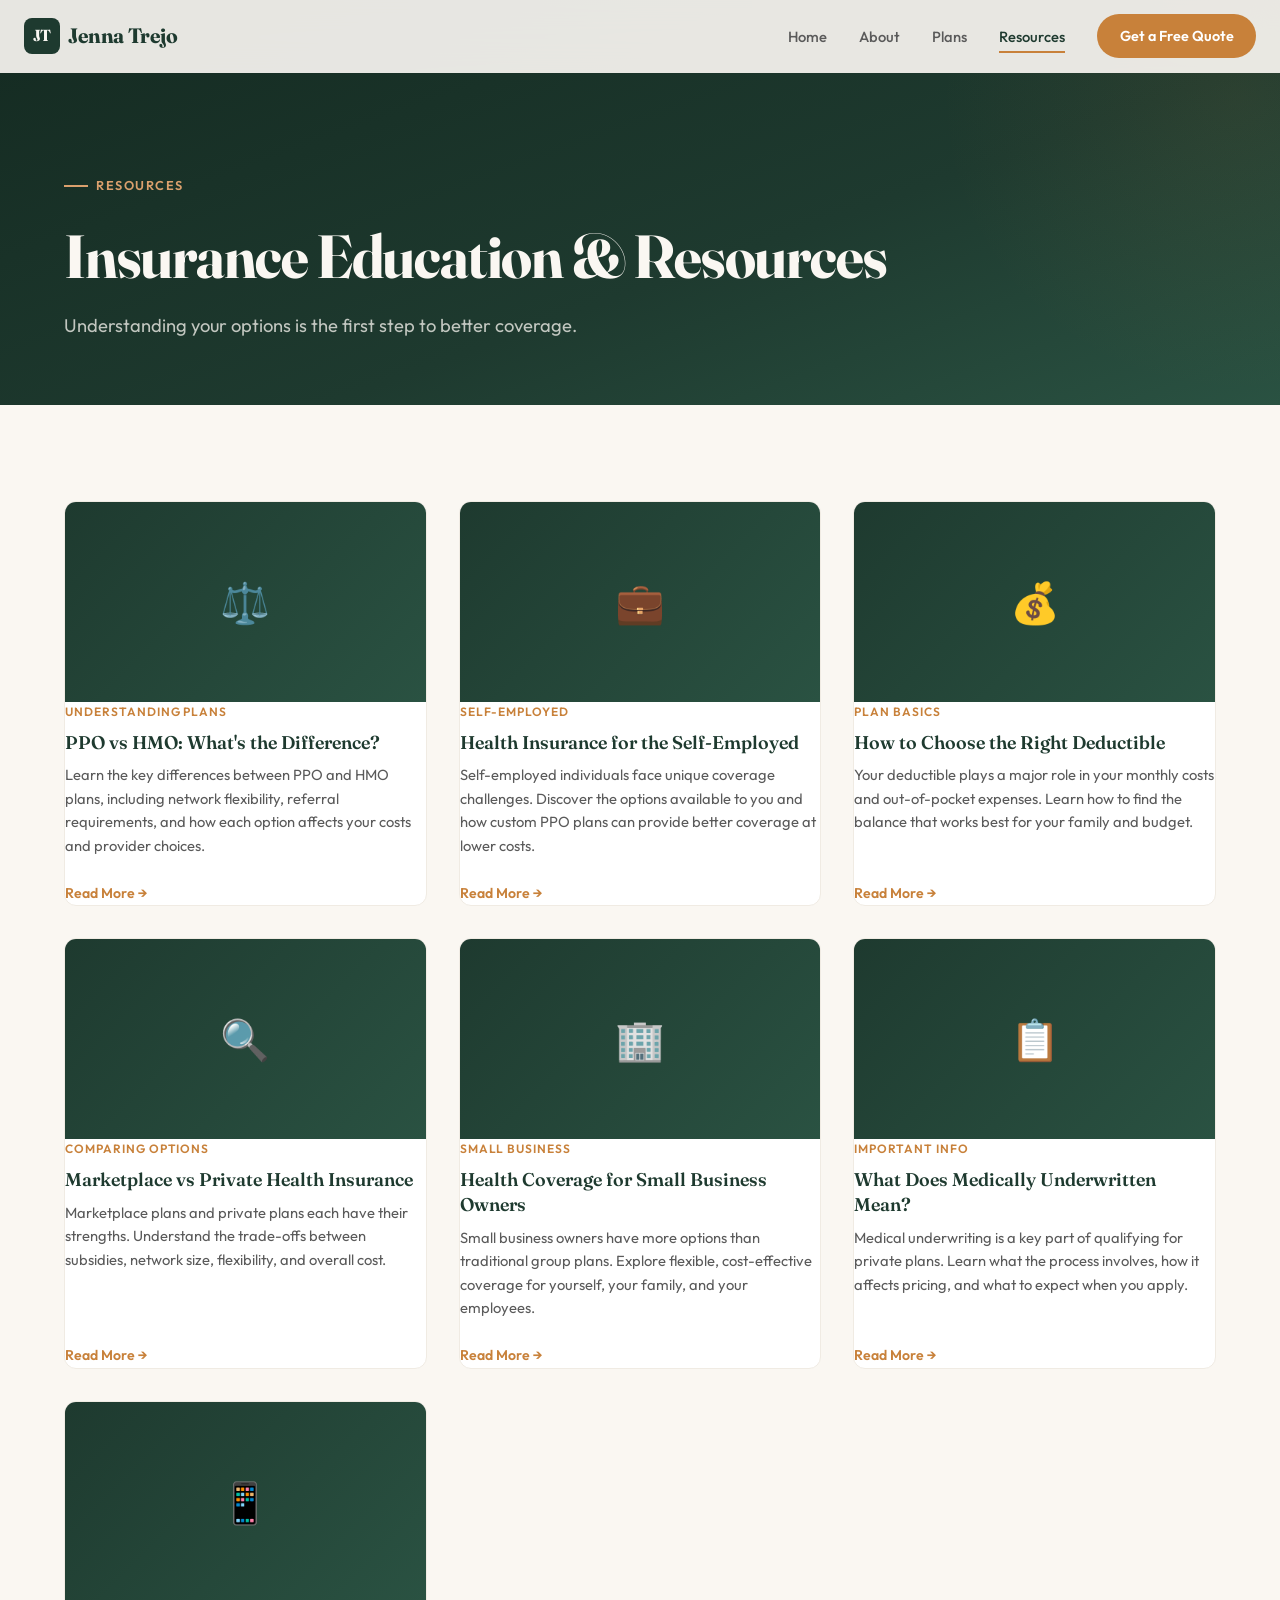
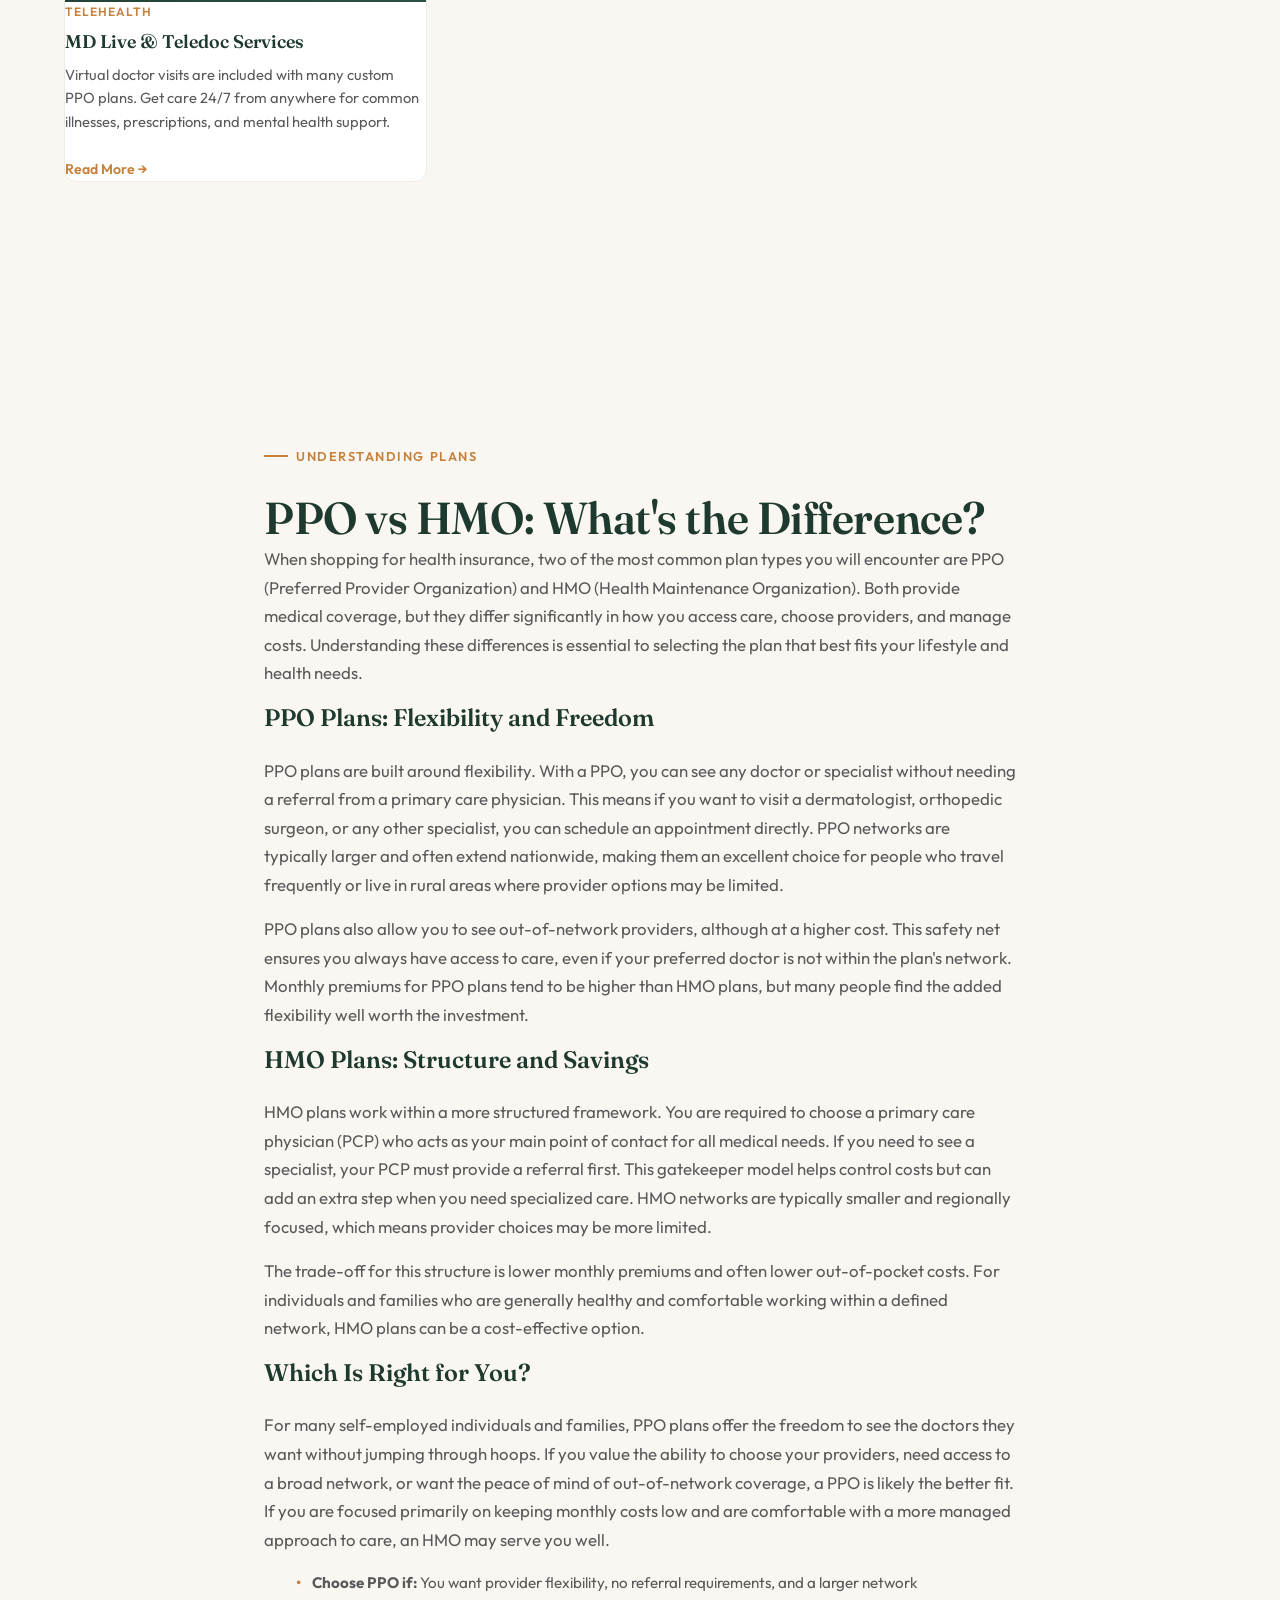
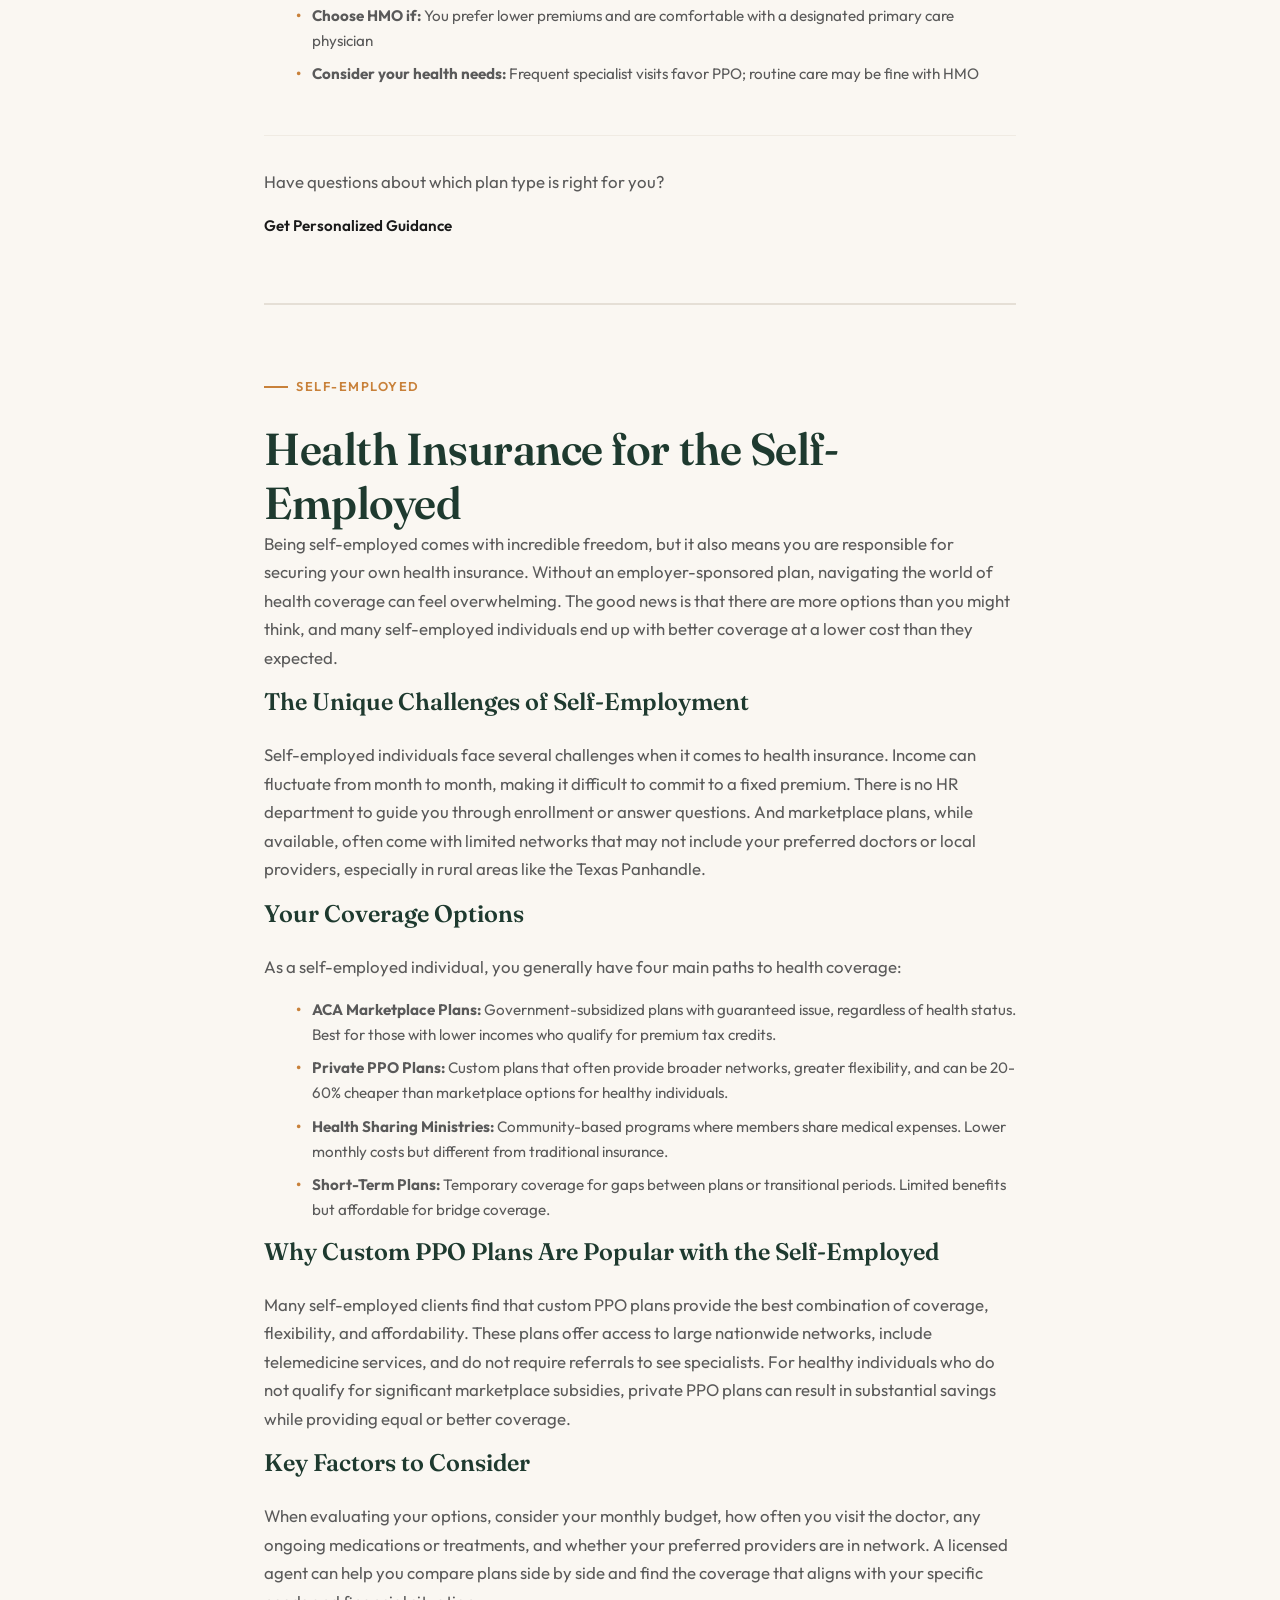
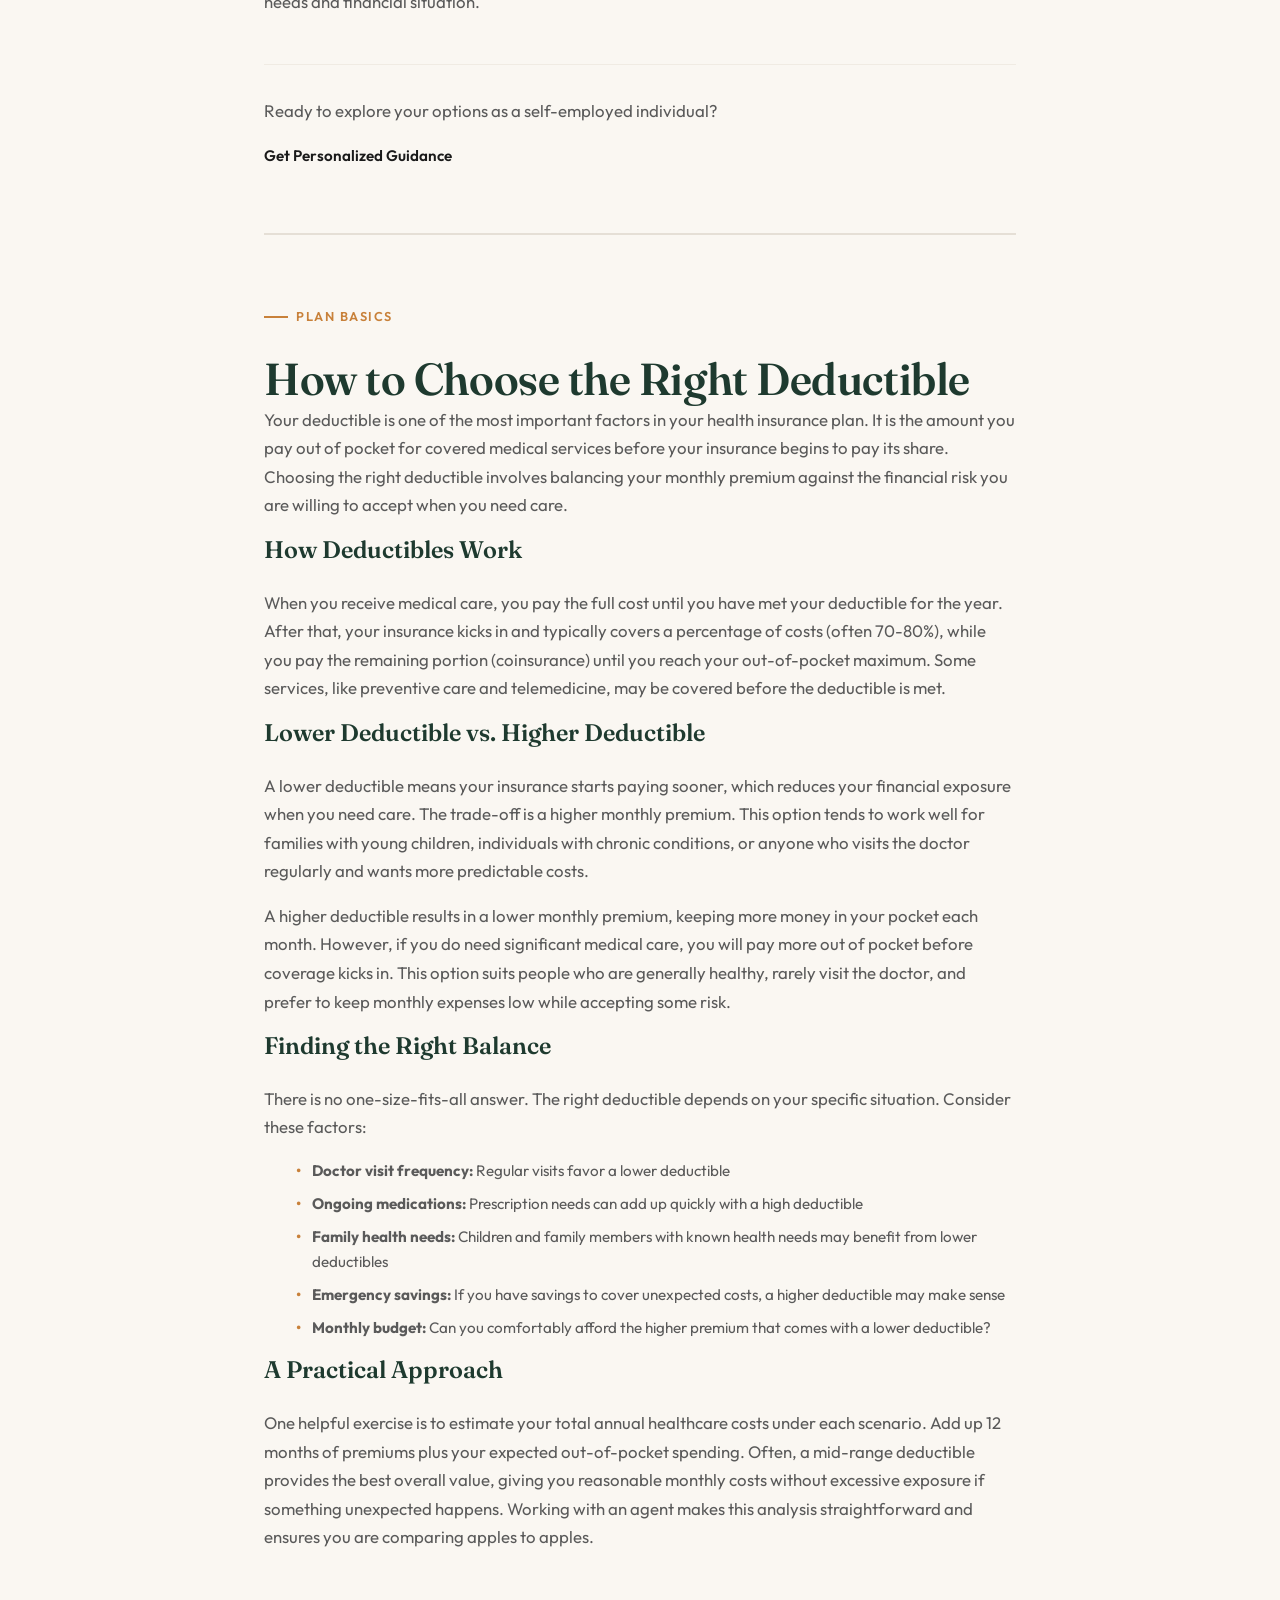
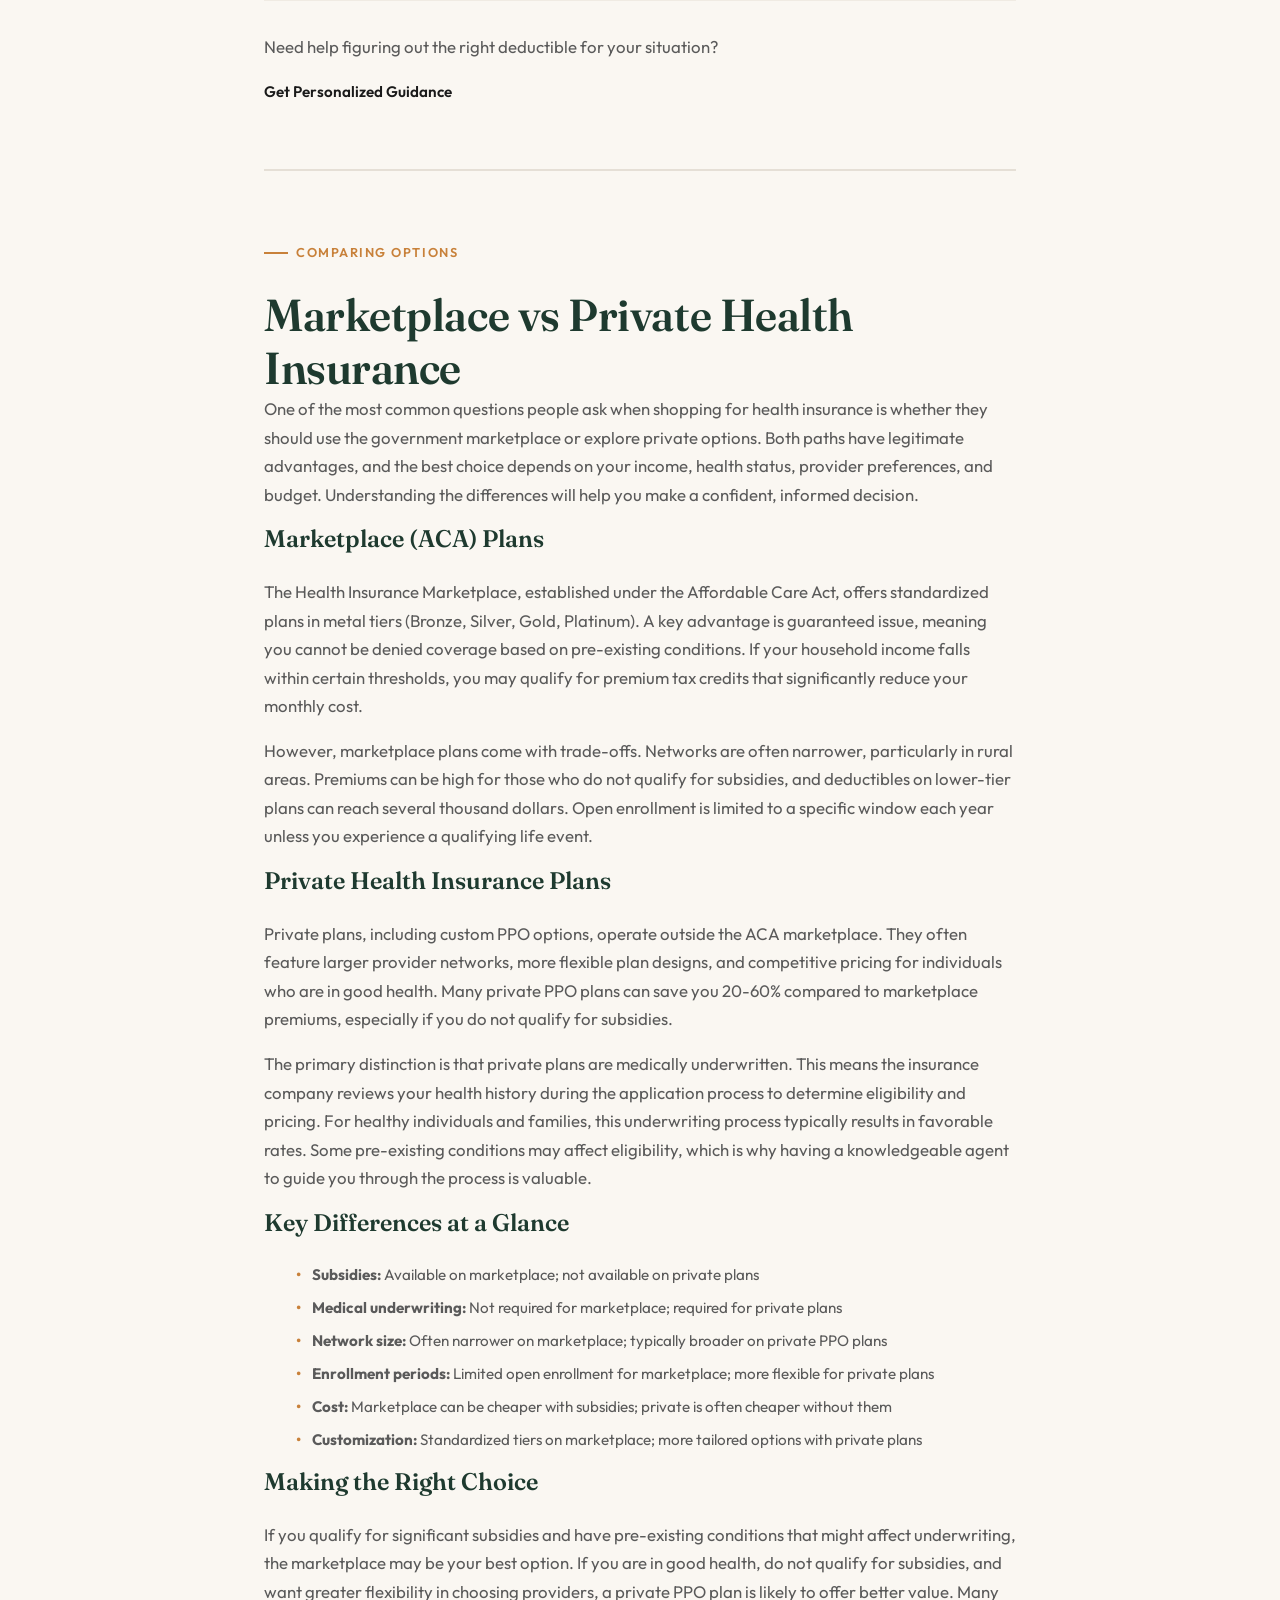
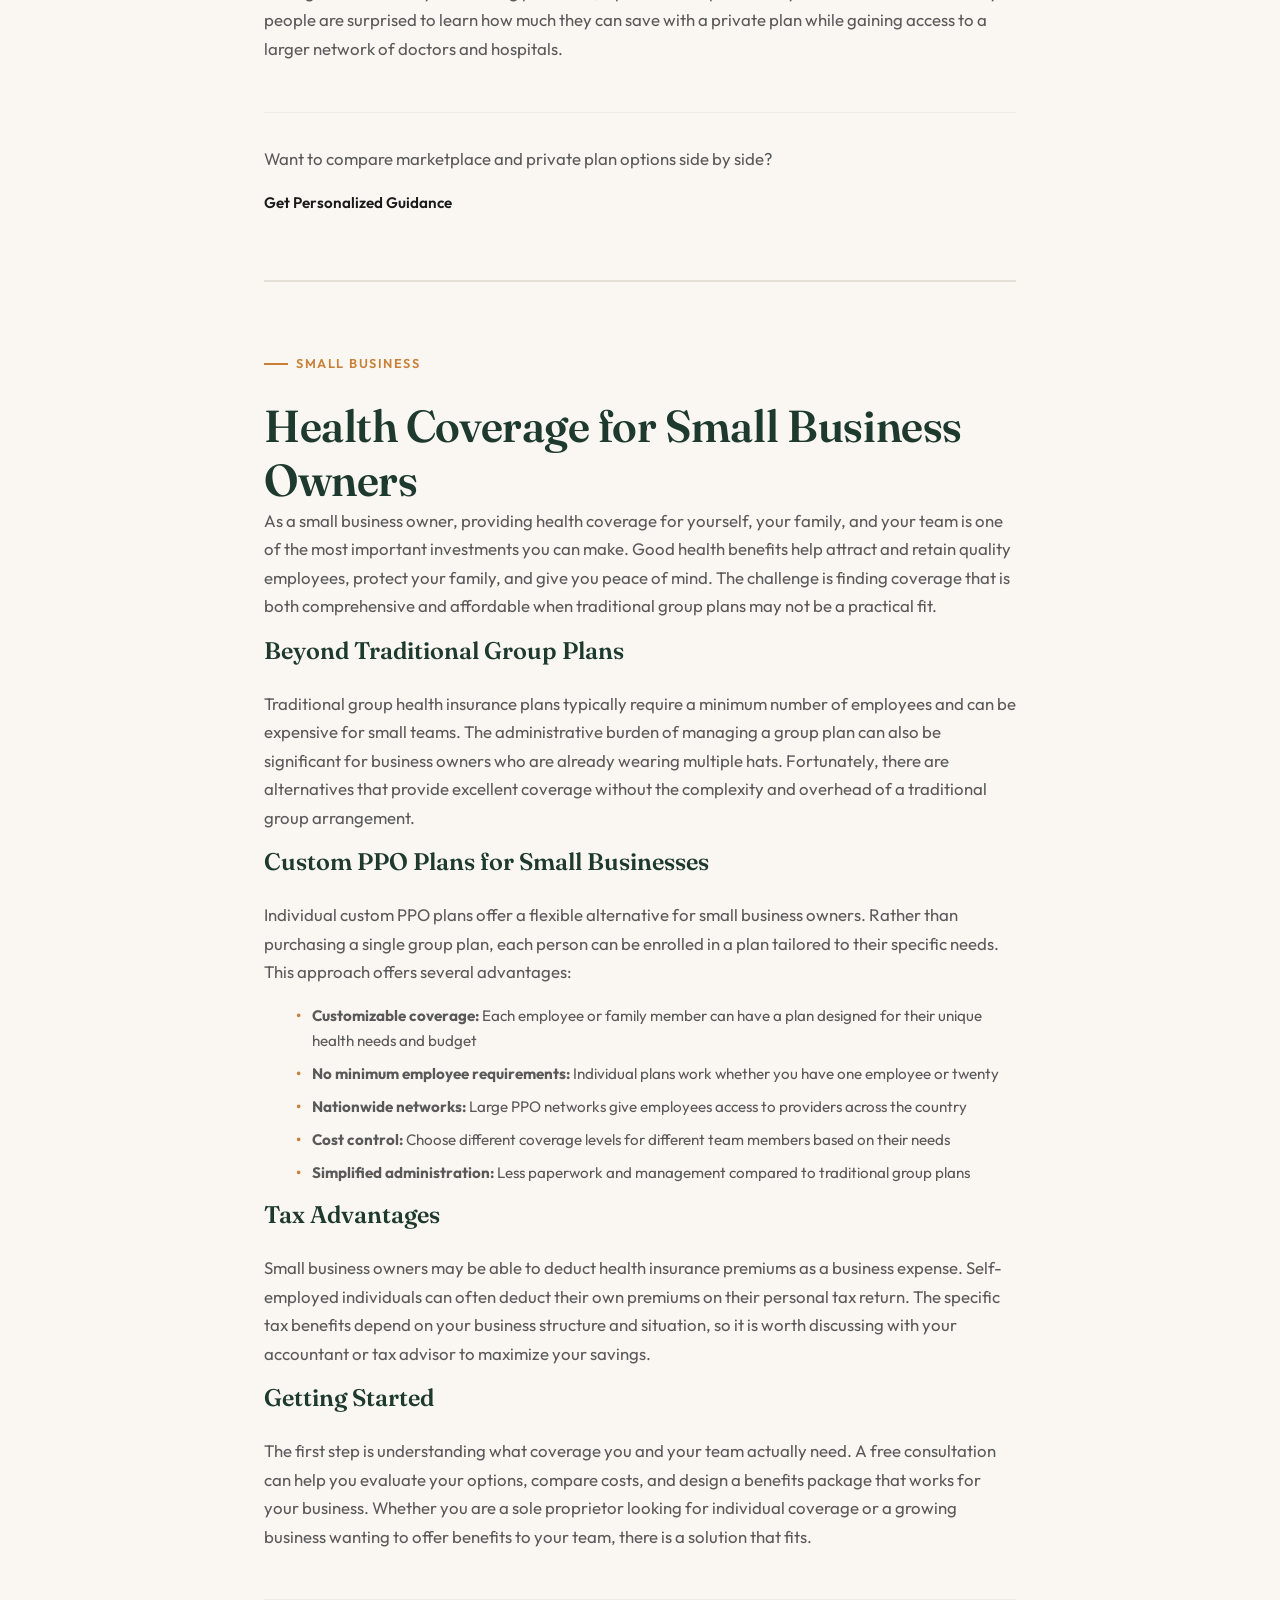
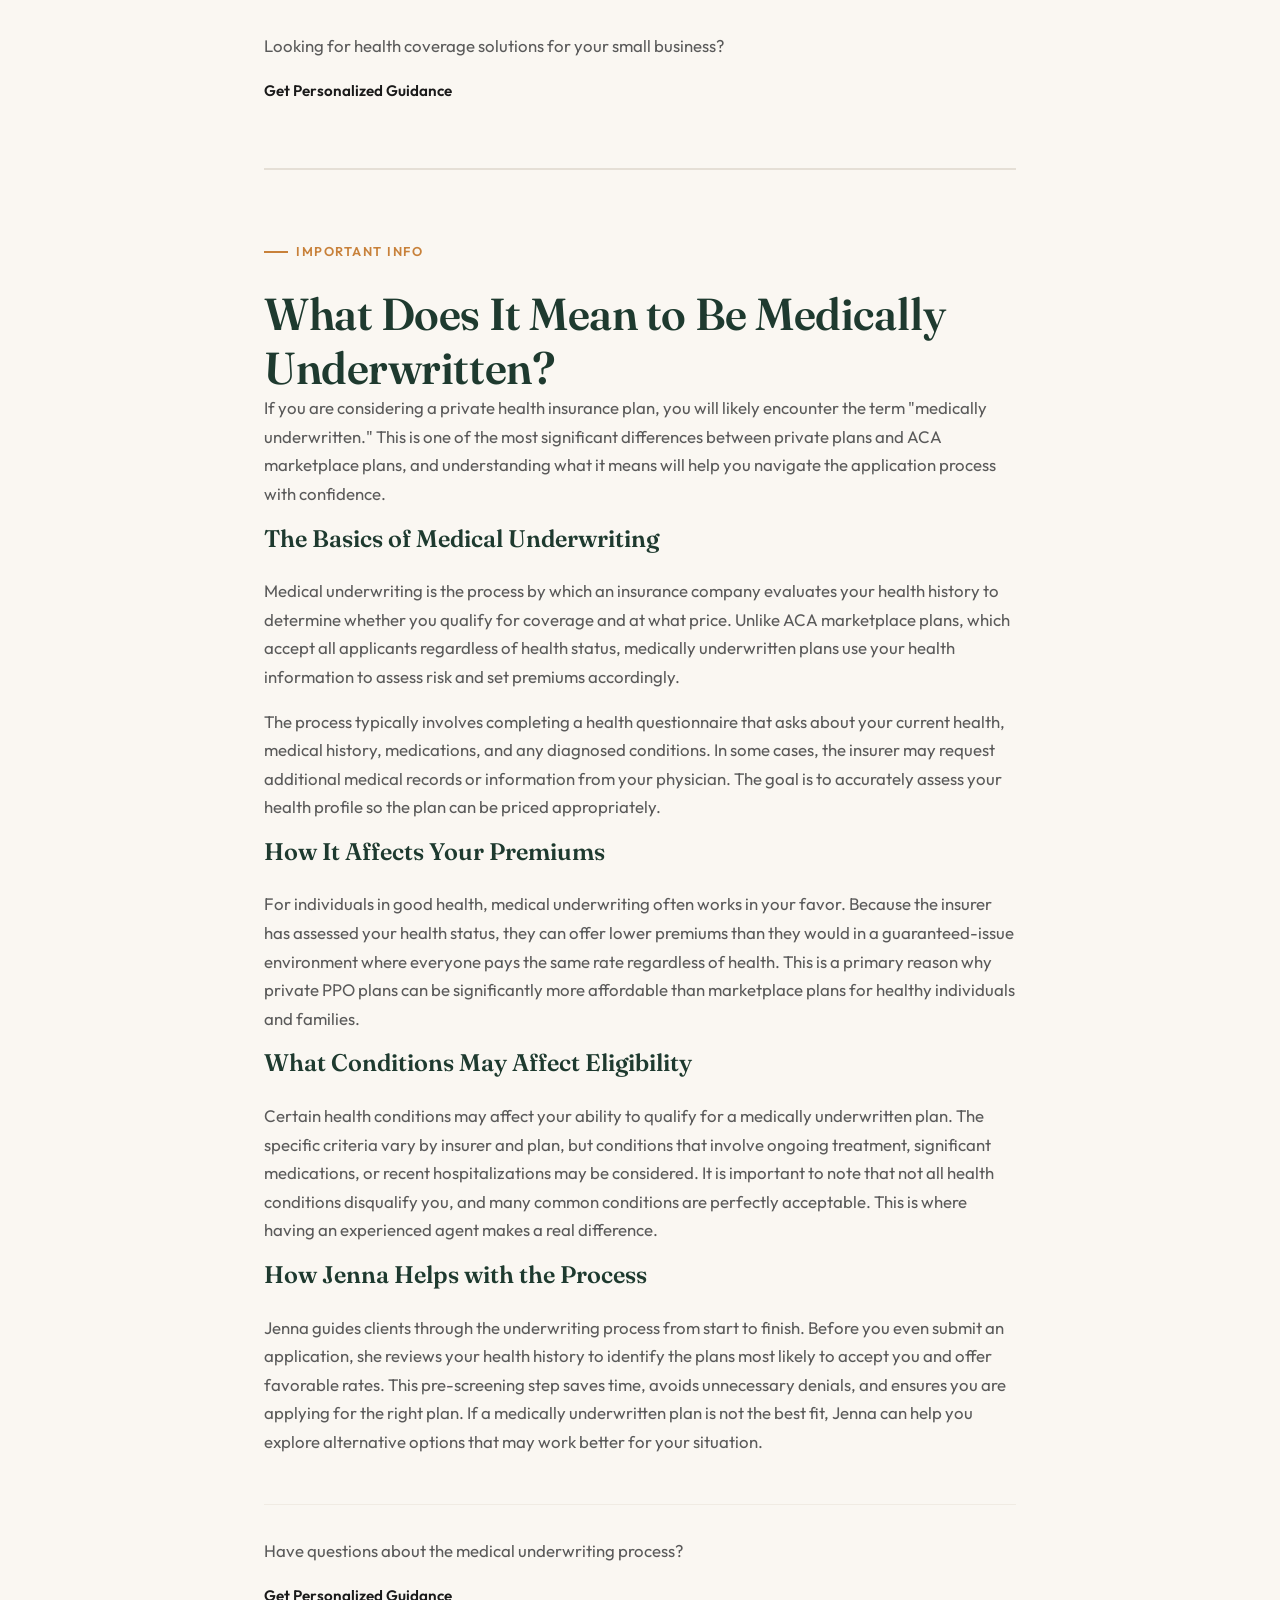
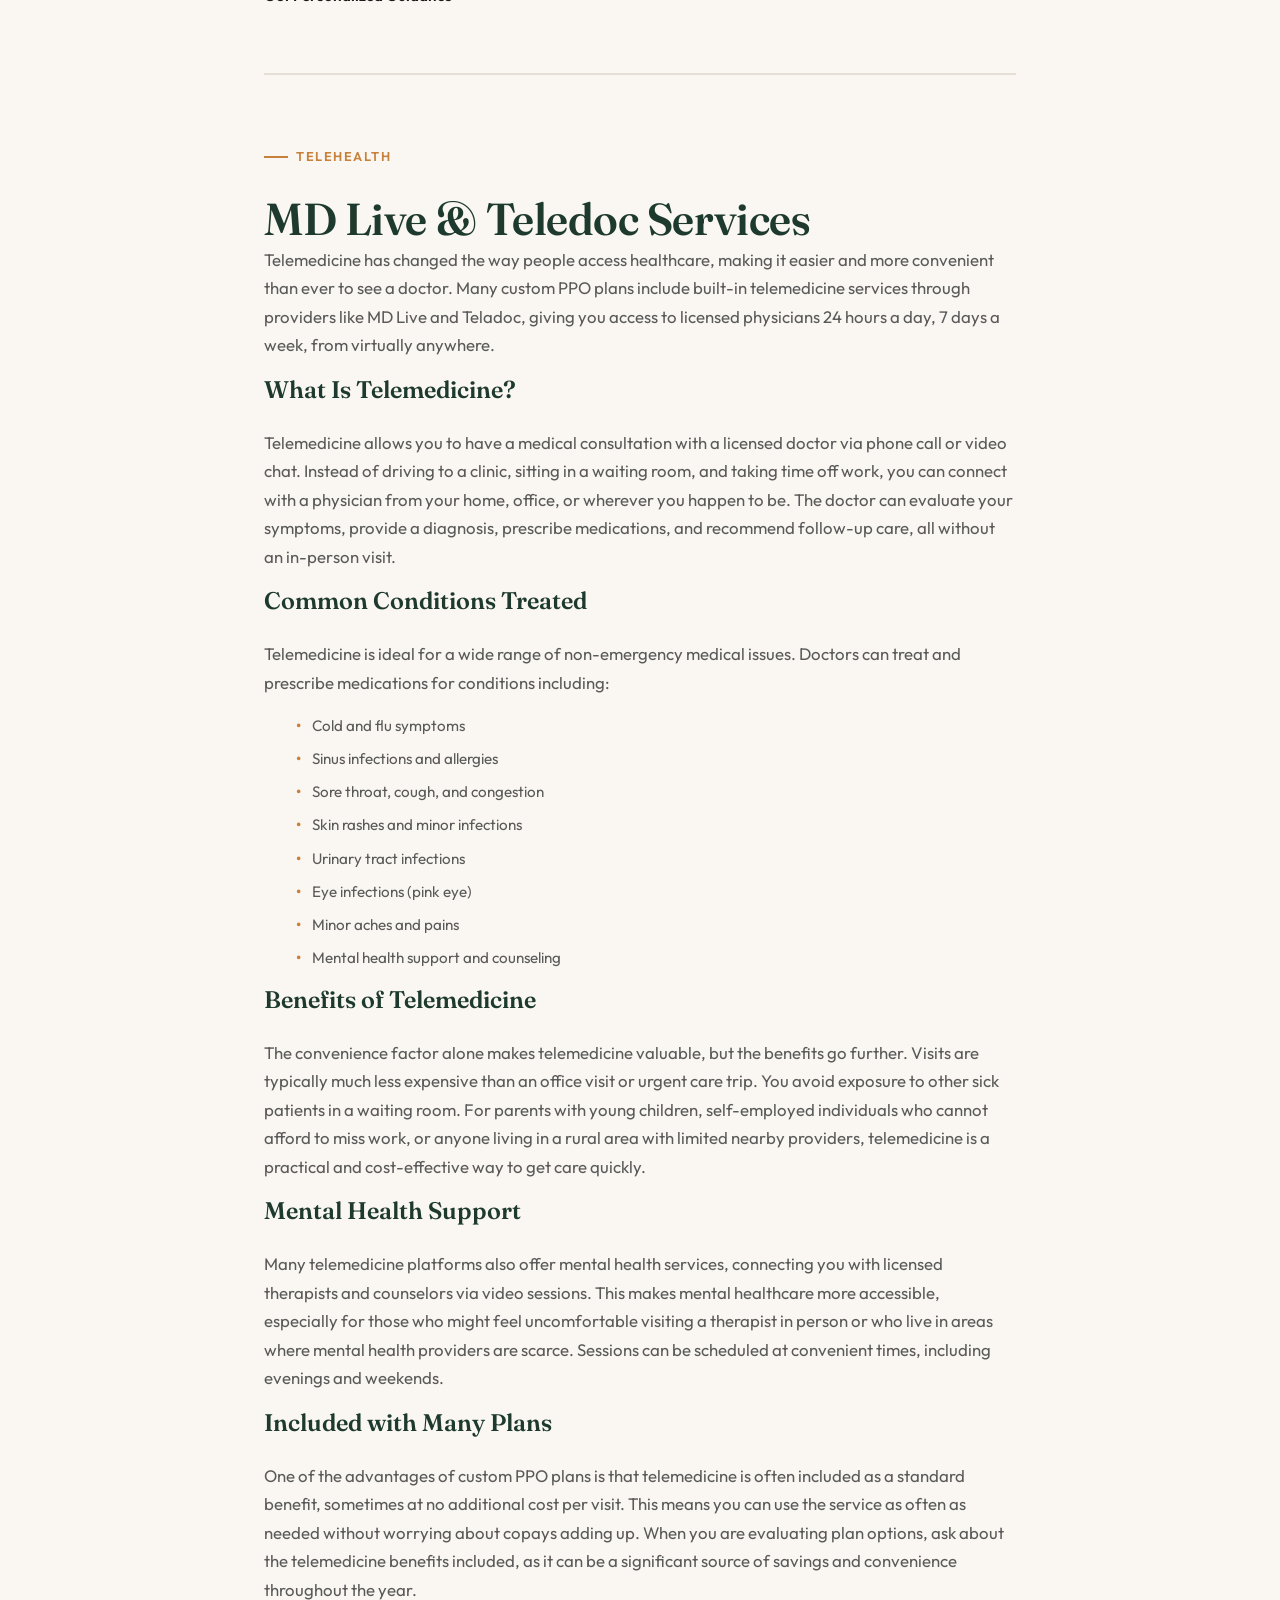
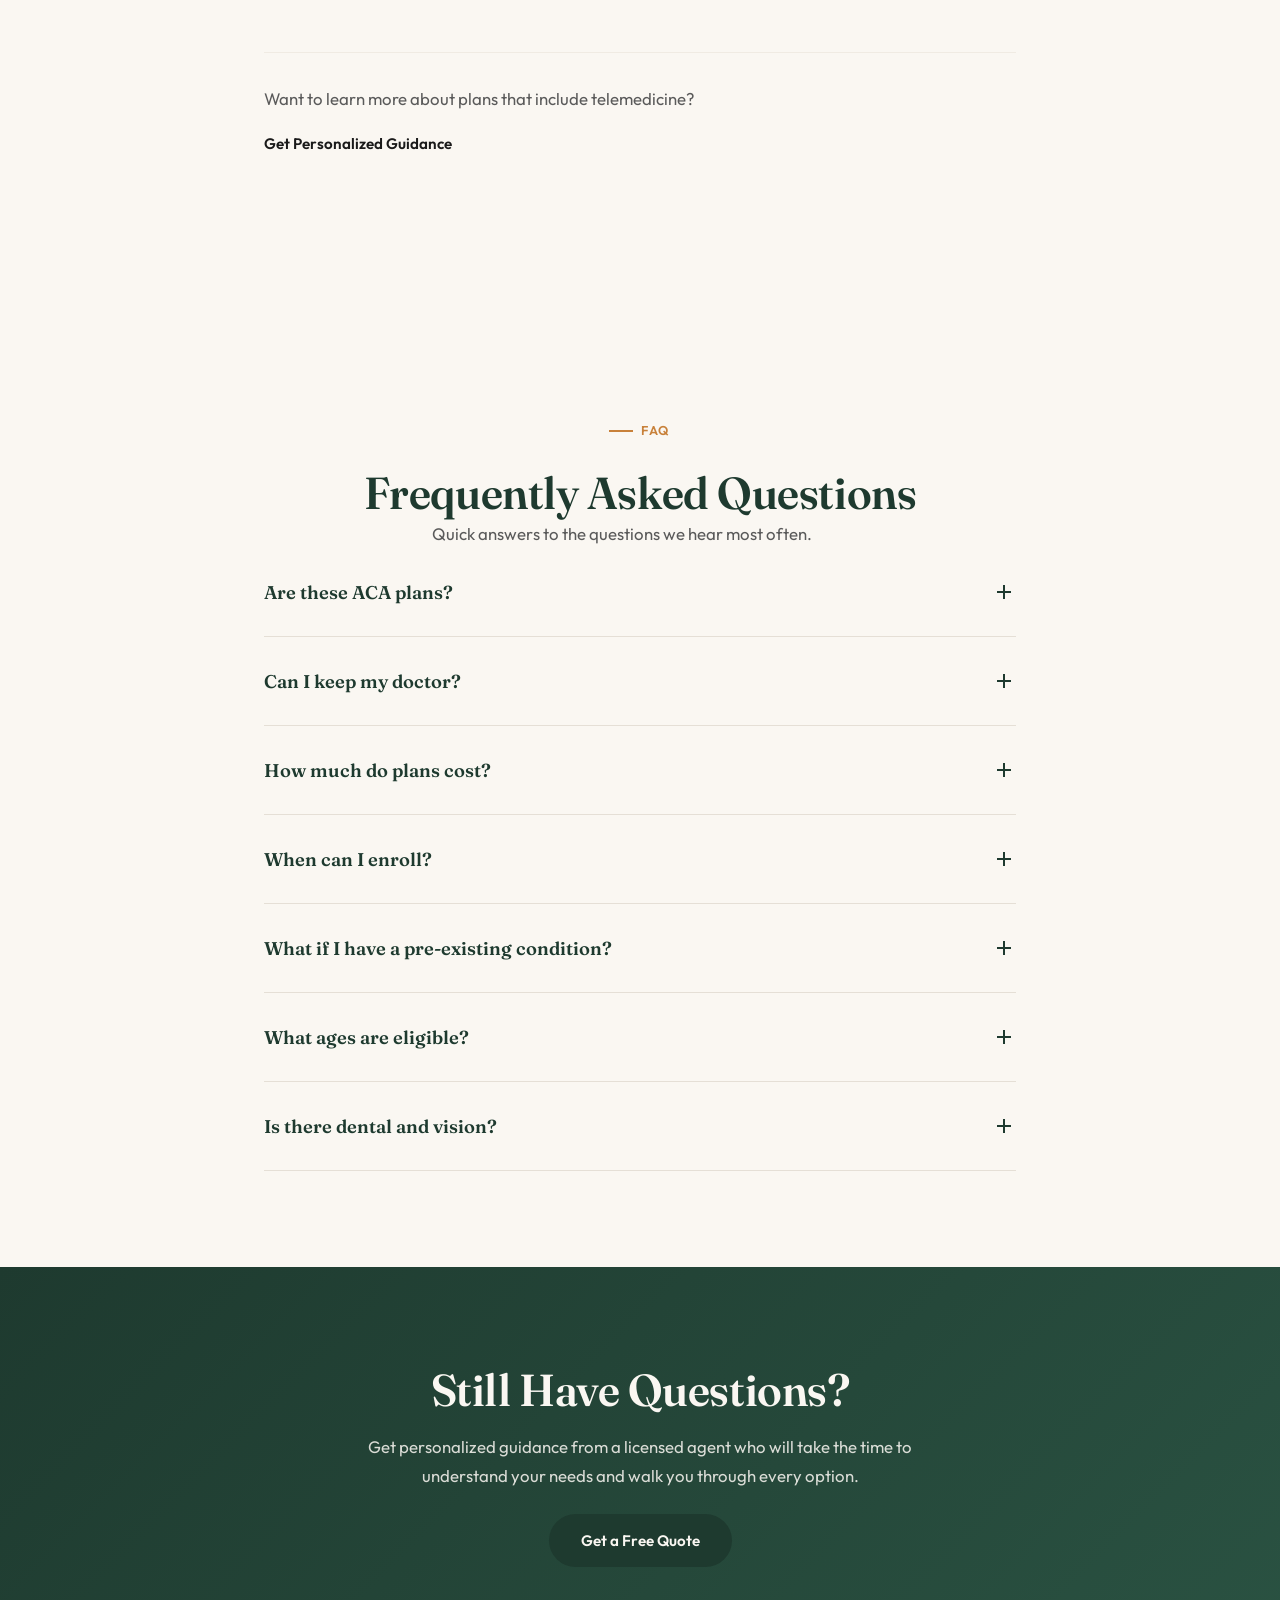
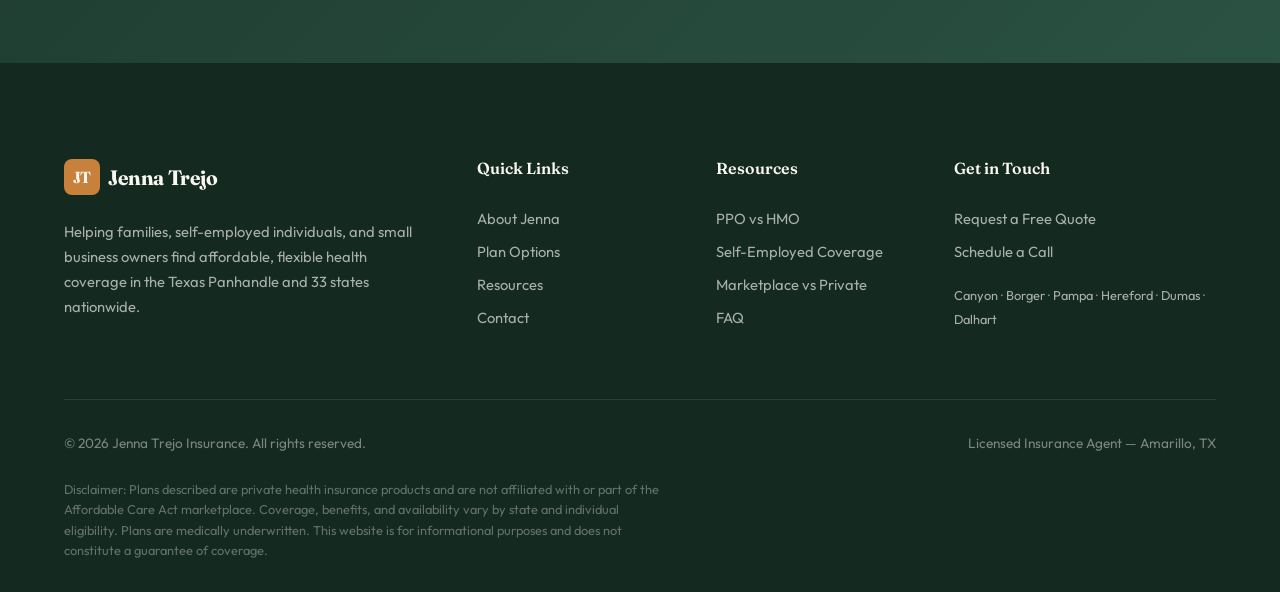
<file: resources.html>
<!DOCTYPE html>
<html lang="en">
<head>
  <meta charset="UTF-8">
  <meta name="viewport" content="width=device-width, initial-scale=1.0">
  <meta name="description" content="Insurance education and resources from Jenna Trejo. Learn about PPO vs HMO, self-employed health coverage, deductibles, marketplace vs private plans, and more.">
  <meta name="keywords" content="health insurance education, PPO vs HMO, self-employed insurance, marketplace vs private insurance, insurance FAQ, Texas Panhandle insurance">
  <meta name="author" content="Jenna Trejo Insurance">
  <title>Insurance Resources & Education | Jenna Trejo Insurance</title>
  <link rel="preconnect" href="https://fonts.googleapis.com">
  <link rel="preconnect" href="https://fonts.gstatic.com" crossorigin>
  <link href="https://fonts.googleapis.com/css2?family=Fraunces:ital,opsz,wght@0,9..144,300..900;1,9..144,300..900&family=Outfit:wght@300;400;500;600;700&display=swap" rel="stylesheet">
  <link rel="canonical" href="https://jennatrejoinsurance.com/resources.html">
  <link rel="stylesheet" href="css/styles.css">
  <script type="application/ld+json">
  {
    "@context": "https://schema.org",
    "@type": ["InsuranceAgency", "LocalBusiness"],
    "name": "Jenna Trejo Insurance",
    "description": "Licensed health insurance agent serving the Texas Panhandle and 33 states. Specializing in affordable PPO health plans for families, self-employed individuals, and small business owners.",
    "url": "https://jennatrejoinsurance.com",
    "telephone": "575-937-6519",
    "address": {
      "@type": "PostalAddress",
      "addressLocality": "Amarillo",
      "addressRegion": "TX",
      "addressCountry": "US"
    },
    "geo": {
      "@type": "GeoCoordinates",
      "latitude": "35.2220",
      "longitude": "-101.8313"
    },
    "areaServed": [
      {"@type": "City", "name": "Amarillo", "addressRegion": "TX"},
      {"@type": "City", "name": "Canyon", "addressRegion": "TX"},
      {"@type": "City", "name": "Borger", "addressRegion": "TX"},
      {"@type": "City", "name": "Pampa", "addressRegion": "TX"},
      {"@type": "City", "name": "Hereford", "addressRegion": "TX"},
      {"@type": "City", "name": "Dumas", "addressRegion": "TX"},
      {"@type": "City", "name": "Dalhart", "addressRegion": "TX"}
    ],
    "priceRange": "$$",
    "openingHours": "Mo-Fr 08:00-18:00",
    "sameAs": []
  }
  </script>
  <script type="application/ld+json">
  {
    "@context": "https://schema.org",
    "@type": "FAQPage",
    "mainEntity": [
      {
        "@type": "Question",
        "name": "Are these ACA plans?",
        "acceptedAnswer": {
          "@type": "Answer",
          "text": "These are private health insurance plans designed to provide flexible coverage options outside traditional marketplace plans. They are not affiliated with or part of the Affordable Care Act (ACA) marketplace. Private plans offer advantages like broader networks and more customizable coverage, and they are often more affordable for individuals who do not qualify for marketplace subsidies."
        }
      },
      {
        "@type": "Question",
        "name": "Can I keep my doctor?",
        "acceptedAnswer": {
          "@type": "Answer",
          "text": "Many PPO plans allow access to large nationwide networks that include thousands of doctors, specialists, and hospitals. If your doctor is in the PPO network, you can continue seeing them without a referral. During your free consultation, we can verify whether your preferred providers are in-network before you enroll."
        }
      },
      {
        "@type": "Question",
        "name": "How much do plans cost?",
        "acceptedAnswer": {
          "@type": "Answer",
          "text": "Monthly premiums depend on several factors including your age, household size, location, and the plan design you choose. We offer free, no-obligation consultations to build a plan that fits your specific budget and coverage needs. Many clients are surprised by how affordable quality coverage can be."
        }
      },
      {
        "@type": "Question",
        "name": "When can I enroll?",
        "acceptedAnswer": {
          "@type": "Answer",
          "text": "Unlike ACA plans with limited open enrollment periods, many private plans have more flexible enrollment timelines. You do not necessarily have to wait for a specific window to apply. Availability depends on your health qualification and the specific plan guidelines."
        }
      },
      {
        "@type": "Question",
        "name": "What if I have a pre-existing condition?",
        "acceptedAnswer": {
          "@type": "Answer",
          "text": "Plans are medically underwritten, which means your health history is reviewed during the application process. Some conditions may affect eligibility, but many common health issues are perfectly acceptable. Jenna can walk you through your specific situation during a free consultation and explore all available options."
        }
      },
      {
        "@type": "Question",
        "name": "What ages are eligible?",
        "acceptedAnswer": {
          "@type": "Answer",
          "text": "These plans serve individuals ages 18 through 65. Once you are enrolled, you cannot lose your coverage if a new health condition arises during the policy term. Coverage remains in effect as long as you continue to pay your premiums."
        }
      },
      {
        "@type": "Question",
        "name": "Is there dental and vision?",
        "acceptedAnswer": {
          "@type": "Answer",
          "text": "Yes, dental and vision plans are available as supplemental options that can be added alongside your health coverage. These plans help cover routine exams, cleanings, eye exams, glasses, contacts, and other dental and vision services."
        }
      }
    ]
  }
  </script>
</head>
<body>

  <!-- Navigation -->
  <nav class="nav">
    <div class="nav__overlay"></div>
    <div class="nav__inner">
      <a href="index.html" class="nav__logo">
        <span class="nav__logo-icon">JT</span>
        Jenna Trejo
      </a>
      <button class="nav__hamburger" aria-label="Menu">
        <span></span><span></span><span></span>
      </button>
      <div class="nav__links">
        <a href="index.html" class="nav__link">Home</a>
        <a href="about.html" class="nav__link">About</a>
        <a href="plans.html" class="nav__link">Plans</a>
        <a href="resources.html" class="nav__link active">Resources</a>
        <a href="contact.html" class="nav__cta">Get a Free Quote</a>
      </div>
    </div>
  </nav>

  <main>

  <!-- Page Header -->
  <section class="page-header">
    <div class="container">
      <span class="section-label fade-up">Resources</span>
      <h1 class="fade-up">Insurance Education & Resources</h1>
      <p class="fade-up">Understanding your options is the first step to better coverage.</p>
    </div>
  </section>

  <!-- Educational Article Cards -->
  <section class="section">
    <div class="container">
      <div class="grid grid--3">

        <!-- PPO vs HMO -->
        <div class="article-card fade-up">
          <div class="article-card__image">
            <span style="font-size: 2.5rem;">&#x2696;&#xFE0F;</span>
          </div>
          <span class="article-card__tag">Understanding Plans</span>
          <h3 class="article-card__title">PPO vs HMO: What's the Difference?</h3>
          <p class="article-card__excerpt">Learn the key differences between PPO and HMO plans, including network flexibility, referral requirements, and how each option affects your costs and provider choices.</p>
          <a href="#ppo-vs-hmo" class="article-card__link">Read More &rarr;</a>
        </div>

        <!-- Self-Employed -->
        <div class="article-card fade-up">
          <div class="article-card__image">
            <span style="font-size: 2.5rem;">&#x1F4BC;</span>
          </div>
          <span class="article-card__tag">Self-Employed</span>
          <h3 class="article-card__title">Health Insurance for the Self-Employed</h3>
          <p class="article-card__excerpt">Self-employed individuals face unique coverage challenges. Discover the options available to you and how custom PPO plans can provide better coverage at lower costs.</p>
          <a href="#self-employed" class="article-card__link">Read More &rarr;</a>
        </div>

        <!-- Deductibles -->
        <div class="article-card fade-up">
          <div class="article-card__image">
            <span style="font-size: 2.5rem;">&#x1F4B0;</span>
          </div>
          <span class="article-card__tag">Plan Basics</span>
          <h3 class="article-card__title">How to Choose the Right Deductible</h3>
          <p class="article-card__excerpt">Your deductible plays a major role in your monthly costs and out-of-pocket expenses. Learn how to find the balance that works best for your family and budget.</p>
          <a href="#deductibles" class="article-card__link">Read More &rarr;</a>
        </div>

        <!-- Marketplace vs Private -->
        <div class="article-card fade-up">
          <div class="article-card__image">
            <span style="font-size: 2.5rem;">&#x1F50D;</span>
          </div>
          <span class="article-card__tag">Comparing Options</span>
          <h3 class="article-card__title">Marketplace vs Private Health Insurance</h3>
          <p class="article-card__excerpt">Marketplace plans and private plans each have their strengths. Understand the trade-offs between subsidies, network size, flexibility, and overall cost.</p>
          <a href="#marketplace-vs-private" class="article-card__link">Read More &rarr;</a>
        </div>

        <!-- Small Business -->
        <div class="article-card fade-up">
          <div class="article-card__image">
            <span style="font-size: 2.5rem;">&#x1F3E2;</span>
          </div>
          <span class="article-card__tag">Small Business</span>
          <h3 class="article-card__title">Health Coverage for Small Business Owners</h3>
          <p class="article-card__excerpt">Small business owners have more options than traditional group plans. Explore flexible, cost-effective coverage for yourself, your family, and your employees.</p>
          <a href="#small-business" class="article-card__link">Read More &rarr;</a>
        </div>

        <!-- Medically Underwritten -->
        <div class="article-card fade-up">
          <div class="article-card__image">
            <span style="font-size: 2.5rem;">&#x1F4CB;</span>
          </div>
          <span class="article-card__tag">Important Info</span>
          <h3 class="article-card__title">What Does Medically Underwritten Mean?</h3>
          <p class="article-card__excerpt">Medical underwriting is a key part of qualifying for private plans. Learn what the process involves, how it affects pricing, and what to expect when you apply.</p>
          <a href="#medically-underwritten" class="article-card__link">Read More &rarr;</a>
        </div>

        <!-- Telemedicine -->
        <div class="article-card fade-up">
          <div class="article-card__image">
            <span style="font-size: 2.5rem;">&#x1F4F1;</span>
          </div>
          <span class="article-card__tag">Telehealth</span>
          <h3 class="article-card__title">MD Live & Teledoc Services</h3>
          <p class="article-card__excerpt">Virtual doctor visits are included with many custom PPO plans. Get care 24/7 from anywhere for common illnesses, prescriptions, and mental health support.</p>
          <a href="#telemedicine" class="article-card__link">Read More &rarr;</a>
        </div>

      </div>
    </div>
  </section>

  <!-- Expanded Article Content -->
  <section class="section section--cream">
    <div class="container container--narrow">

      <!-- PPO vs HMO Full Article -->
      <article id="ppo-vs-hmo" class="article-full fade-up">
        <span class="section-label">Understanding Plans</span>
        <h2>PPO vs HMO: What's the Difference?</h2>

        <p>When shopping for health insurance, two of the most common plan types you will encounter are PPO (Preferred Provider Organization) and HMO (Health Maintenance Organization). Both provide medical coverage, but they differ significantly in how you access care, choose providers, and manage costs. Understanding these differences is essential to selecting the plan that best fits your lifestyle and health needs.</p>

        <h3>PPO Plans: Flexibility and Freedom</h3>
        <p>PPO plans are built around flexibility. With a PPO, you can see any doctor or specialist without needing a referral from a primary care physician. This means if you want to visit a dermatologist, orthopedic surgeon, or any other specialist, you can schedule an appointment directly. PPO networks are typically larger and often extend nationwide, making them an excellent choice for people who travel frequently or live in rural areas where provider options may be limited.</p>
        <p>PPO plans also allow you to see out-of-network providers, although at a higher cost. This safety net ensures you always have access to care, even if your preferred doctor is not within the plan's network. Monthly premiums for PPO plans tend to be higher than HMO plans, but many people find the added flexibility well worth the investment.</p>

        <h3>HMO Plans: Structure and Savings</h3>
        <p>HMO plans work within a more structured framework. You are required to choose a primary care physician (PCP) who acts as your main point of contact for all medical needs. If you need to see a specialist, your PCP must provide a referral first. This gatekeeper model helps control costs but can add an extra step when you need specialized care. HMO networks are typically smaller and regionally focused, which means provider choices may be more limited.</p>
        <p>The trade-off for this structure is lower monthly premiums and often lower out-of-pocket costs. For individuals and families who are generally healthy and comfortable working within a defined network, HMO plans can be a cost-effective option.</p>

        <h3>Which Is Right for You?</h3>
        <p>For many self-employed individuals and families, PPO plans offer the freedom to see the doctors they want without jumping through hoops. If you value the ability to choose your providers, need access to a broad network, or want the peace of mind of out-of-network coverage, a PPO is likely the better fit. If you are focused primarily on keeping monthly costs low and are comfortable with a more managed approach to care, an HMO may serve you well.</p>

        <ul>
          <li><strong>Choose PPO if:</strong> You want provider flexibility, no referral requirements, and a larger network</li>
          <li><strong>Choose HMO if:</strong> You prefer lower premiums and are comfortable with a designated primary care physician</li>
          <li><strong>Consider your health needs:</strong> Frequent specialist visits favor PPO; routine care may be fine with HMO</li>
        </ul>

        <div class="article-full__cta">
          <p>Have questions about which plan type is right for you?</p>
          <a href="contact.html" class="btn">Get Personalized Guidance</a>
        </div>
      </article>

      <hr class="article-divider">

      <!-- Self-Employed Full Article -->
      <article id="self-employed" class="article-full fade-up">
        <span class="section-label">Self-Employed</span>
        <h2>Health Insurance for the Self-Employed</h2>

        <p>Being self-employed comes with incredible freedom, but it also means you are responsible for securing your own health insurance. Without an employer-sponsored plan, navigating the world of health coverage can feel overwhelming. The good news is that there are more options than you might think, and many self-employed individuals end up with better coverage at a lower cost than they expected.</p>

        <h3>The Unique Challenges of Self-Employment</h3>
        <p>Self-employed individuals face several challenges when it comes to health insurance. Income can fluctuate from month to month, making it difficult to commit to a fixed premium. There is no HR department to guide you through enrollment or answer questions. And marketplace plans, while available, often come with limited networks that may not include your preferred doctors or local providers, especially in rural areas like the Texas Panhandle.</p>

        <h3>Your Coverage Options</h3>
        <p>As a self-employed individual, you generally have four main paths to health coverage:</p>
        <ul>
          <li><strong>ACA Marketplace Plans:</strong> Government-subsidized plans with guaranteed issue, regardless of health status. Best for those with lower incomes who qualify for premium tax credits.</li>
          <li><strong>Private PPO Plans:</strong> Custom plans that often provide broader networks, greater flexibility, and can be 20-60% cheaper than marketplace options for healthy individuals.</li>
          <li><strong>Health Sharing Ministries:</strong> Community-based programs where members share medical expenses. Lower monthly costs but different from traditional insurance.</li>
          <li><strong>Short-Term Plans:</strong> Temporary coverage for gaps between plans or transitional periods. Limited benefits but affordable for bridge coverage.</li>
        </ul>

        <h3>Why Custom PPO Plans Are Popular with the Self-Employed</h3>
        <p>Many self-employed clients find that custom PPO plans provide the best combination of coverage, flexibility, and affordability. These plans offer access to large nationwide networks, include telemedicine services, and do not require referrals to see specialists. For healthy individuals who do not qualify for significant marketplace subsidies, private PPO plans can result in substantial savings while providing equal or better coverage.</p>

        <h3>Key Factors to Consider</h3>
        <p>When evaluating your options, consider your monthly budget, how often you visit the doctor, any ongoing medications or treatments, and whether your preferred providers are in network. A licensed agent can help you compare plans side by side and find the coverage that aligns with your specific needs and financial situation.</p>

        <div class="article-full__cta">
          <p>Ready to explore your options as a self-employed individual?</p>
          <a href="contact.html" class="btn">Get Personalized Guidance</a>
        </div>
      </article>

      <hr class="article-divider">

      <!-- Deductibles Full Article -->
      <article id="deductibles" class="article-full fade-up">
        <span class="section-label">Plan Basics</span>
        <h2>How to Choose the Right Deductible</h2>

        <p>Your deductible is one of the most important factors in your health insurance plan. It is the amount you pay out of pocket for covered medical services before your insurance begins to pay its share. Choosing the right deductible involves balancing your monthly premium against the financial risk you are willing to accept when you need care.</p>

        <h3>How Deductibles Work</h3>
        <p>When you receive medical care, you pay the full cost until you have met your deductible for the year. After that, your insurance kicks in and typically covers a percentage of costs (often 70-80%), while you pay the remaining portion (coinsurance) until you reach your out-of-pocket maximum. Some services, like preventive care and telemedicine, may be covered before the deductible is met.</p>

        <h3>Lower Deductible vs. Higher Deductible</h3>
        <p>A lower deductible means your insurance starts paying sooner, which reduces your financial exposure when you need care. The trade-off is a higher monthly premium. This option tends to work well for families with young children, individuals with chronic conditions, or anyone who visits the doctor regularly and wants more predictable costs.</p>
        <p>A higher deductible results in a lower monthly premium, keeping more money in your pocket each month. However, if you do need significant medical care, you will pay more out of pocket before coverage kicks in. This option suits people who are generally healthy, rarely visit the doctor, and prefer to keep monthly expenses low while accepting some risk.</p>

        <h3>Finding the Right Balance</h3>
        <p>There is no one-size-fits-all answer. The right deductible depends on your specific situation. Consider these factors:</p>
        <ul>
          <li><strong>Doctor visit frequency:</strong> Regular visits favor a lower deductible</li>
          <li><strong>Ongoing medications:</strong> Prescription needs can add up quickly with a high deductible</li>
          <li><strong>Family health needs:</strong> Children and family members with known health needs may benefit from lower deductibles</li>
          <li><strong>Emergency savings:</strong> If you have savings to cover unexpected costs, a higher deductible may make sense</li>
          <li><strong>Monthly budget:</strong> Can you comfortably afford the higher premium that comes with a lower deductible?</li>
        </ul>

        <h3>A Practical Approach</h3>
        <p>One helpful exercise is to estimate your total annual healthcare costs under each scenario. Add up 12 months of premiums plus your expected out-of-pocket spending. Often, a mid-range deductible provides the best overall value, giving you reasonable monthly costs without excessive exposure if something unexpected happens. Working with an agent makes this analysis straightforward and ensures you are comparing apples to apples.</p>

        <div class="article-full__cta">
          <p>Need help figuring out the right deductible for your situation?</p>
          <a href="contact.html" class="btn">Get Personalized Guidance</a>
        </div>
      </article>

      <hr class="article-divider">

      <!-- Marketplace vs Private Full Article -->
      <article id="marketplace-vs-private" class="article-full fade-up">
        <span class="section-label">Comparing Options</span>
        <h2>Marketplace vs Private Health Insurance</h2>

        <p>One of the most common questions people ask when shopping for health insurance is whether they should use the government marketplace or explore private options. Both paths have legitimate advantages, and the best choice depends on your income, health status, provider preferences, and budget. Understanding the differences will help you make a confident, informed decision.</p>

        <h3>Marketplace (ACA) Plans</h3>
        <p>The Health Insurance Marketplace, established under the Affordable Care Act, offers standardized plans in metal tiers (Bronze, Silver, Gold, Platinum). A key advantage is guaranteed issue, meaning you cannot be denied coverage based on pre-existing conditions. If your household income falls within certain thresholds, you may qualify for premium tax credits that significantly reduce your monthly cost.</p>
        <p>However, marketplace plans come with trade-offs. Networks are often narrower, particularly in rural areas. Premiums can be high for those who do not qualify for subsidies, and deductibles on lower-tier plans can reach several thousand dollars. Open enrollment is limited to a specific window each year unless you experience a qualifying life event.</p>

        <h3>Private Health Insurance Plans</h3>
        <p>Private plans, including custom PPO options, operate outside the ACA marketplace. They often feature larger provider networks, more flexible plan designs, and competitive pricing for individuals who are in good health. Many private PPO plans can save you 20-60% compared to marketplace premiums, especially if you do not qualify for subsidies.</p>
        <p>The primary distinction is that private plans are medically underwritten. This means the insurance company reviews your health history during the application process to determine eligibility and pricing. For healthy individuals and families, this underwriting process typically results in favorable rates. Some pre-existing conditions may affect eligibility, which is why having a knowledgeable agent to guide you through the process is valuable.</p>

        <h3>Key Differences at a Glance</h3>
        <ul>
          <li><strong>Subsidies:</strong> Available on marketplace; not available on private plans</li>
          <li><strong>Medical underwriting:</strong> Not required for marketplace; required for private plans</li>
          <li><strong>Network size:</strong> Often narrower on marketplace; typically broader on private PPO plans</li>
          <li><strong>Enrollment periods:</strong> Limited open enrollment for marketplace; more flexible for private plans</li>
          <li><strong>Cost:</strong> Marketplace can be cheaper with subsidies; private is often cheaper without them</li>
          <li><strong>Customization:</strong> Standardized tiers on marketplace; more tailored options with private plans</li>
        </ul>

        <h3>Making the Right Choice</h3>
        <p>If you qualify for significant subsidies and have pre-existing conditions that might affect underwriting, the marketplace may be your best option. If you are in good health, do not qualify for subsidies, and want greater flexibility in choosing providers, a private PPO plan is likely to offer better value. Many people are surprised to learn how much they can save with a private plan while gaining access to a larger network of doctors and hospitals.</p>

        <div class="article-full__cta">
          <p>Want to compare marketplace and private plan options side by side?</p>
          <a href="contact.html" class="btn">Get Personalized Guidance</a>
        </div>
      </article>

      <hr class="article-divider">

      <!-- Small Business Full Article -->
      <article id="small-business" class="article-full fade-up">
        <span class="section-label">Small Business</span>
        <h2>Health Coverage for Small Business Owners</h2>

        <p>As a small business owner, providing health coverage for yourself, your family, and your team is one of the most important investments you can make. Good health benefits help attract and retain quality employees, protect your family, and give you peace of mind. The challenge is finding coverage that is both comprehensive and affordable when traditional group plans may not be a practical fit.</p>

        <h3>Beyond Traditional Group Plans</h3>
        <p>Traditional group health insurance plans typically require a minimum number of employees and can be expensive for small teams. The administrative burden of managing a group plan can also be significant for business owners who are already wearing multiple hats. Fortunately, there are alternatives that provide excellent coverage without the complexity and overhead of a traditional group arrangement.</p>

        <h3>Custom PPO Plans for Small Businesses</h3>
        <p>Individual custom PPO plans offer a flexible alternative for small business owners. Rather than purchasing a single group plan, each person can be enrolled in a plan tailored to their specific needs. This approach offers several advantages:</p>
        <ul>
          <li><strong>Customizable coverage:</strong> Each employee or family member can have a plan designed for their unique health needs and budget</li>
          <li><strong>No minimum employee requirements:</strong> Individual plans work whether you have one employee or twenty</li>
          <li><strong>Nationwide networks:</strong> Large PPO networks give employees access to providers across the country</li>
          <li><strong>Cost control:</strong> Choose different coverage levels for different team members based on their needs</li>
          <li><strong>Simplified administration:</strong> Less paperwork and management compared to traditional group plans</li>
        </ul>

        <h3>Tax Advantages</h3>
        <p>Small business owners may be able to deduct health insurance premiums as a business expense. Self-employed individuals can often deduct their own premiums on their personal tax return. The specific tax benefits depend on your business structure and situation, so it is worth discussing with your accountant or tax advisor to maximize your savings.</p>

        <h3>Getting Started</h3>
        <p>The first step is understanding what coverage you and your team actually need. A free consultation can help you evaluate your options, compare costs, and design a benefits package that works for your business. Whether you are a sole proprietor looking for individual coverage or a growing business wanting to offer benefits to your team, there is a solution that fits.</p>

        <div class="article-full__cta">
          <p>Looking for health coverage solutions for your small business?</p>
          <a href="contact.html" class="btn">Get Personalized Guidance</a>
        </div>
      </article>

      <hr class="article-divider">

      <!-- Medically Underwritten Full Article -->
      <article id="medically-underwritten" class="article-full fade-up">
        <span class="section-label">Important Info</span>
        <h2>What Does It Mean to Be Medically Underwritten?</h2>

        <p>If you are considering a private health insurance plan, you will likely encounter the term "medically underwritten." This is one of the most significant differences between private plans and ACA marketplace plans, and understanding what it means will help you navigate the application process with confidence.</p>

        <h3>The Basics of Medical Underwriting</h3>
        <p>Medical underwriting is the process by which an insurance company evaluates your health history to determine whether you qualify for coverage and at what price. Unlike ACA marketplace plans, which accept all applicants regardless of health status, medically underwritten plans use your health information to assess risk and set premiums accordingly.</p>
        <p>The process typically involves completing a health questionnaire that asks about your current health, medical history, medications, and any diagnosed conditions. In some cases, the insurer may request additional medical records or information from your physician. The goal is to accurately assess your health profile so the plan can be priced appropriately.</p>

        <h3>How It Affects Your Premiums</h3>
        <p>For individuals in good health, medical underwriting often works in your favor. Because the insurer has assessed your health status, they can offer lower premiums than they would in a guaranteed-issue environment where everyone pays the same rate regardless of health. This is a primary reason why private PPO plans can be significantly more affordable than marketplace plans for healthy individuals and families.</p>

        <h3>What Conditions May Affect Eligibility</h3>
        <p>Certain health conditions may affect your ability to qualify for a medically underwritten plan. The specific criteria vary by insurer and plan, but conditions that involve ongoing treatment, significant medications, or recent hospitalizations may be considered. It is important to note that not all health conditions disqualify you, and many common conditions are perfectly acceptable. This is where having an experienced agent makes a real difference.</p>

        <h3>How Jenna Helps with the Process</h3>
        <p>Jenna guides clients through the underwriting process from start to finish. Before you even submit an application, she reviews your health history to identify the plans most likely to accept you and offer favorable rates. This pre-screening step saves time, avoids unnecessary denials, and ensures you are applying for the right plan. If a medically underwritten plan is not the best fit, Jenna can help you explore alternative options that may work better for your situation.</p>

        <div class="article-full__cta">
          <p>Have questions about the medical underwriting process?</p>
          <a href="contact.html" class="btn">Get Personalized Guidance</a>
        </div>
      </article>

      <hr class="article-divider">

      <!-- Telemedicine Full Article -->
      <article id="telemedicine" class="article-full fade-up">
        <span class="section-label">Telehealth</span>
        <h2>MD Live & Teledoc Services</h2>

        <p>Telemedicine has changed the way people access healthcare, making it easier and more convenient than ever to see a doctor. Many custom PPO plans include built-in telemedicine services through providers like MD Live and Teladoc, giving you access to licensed physicians 24 hours a day, 7 days a week, from virtually anywhere.</p>

        <h3>What Is Telemedicine?</h3>
        <p>Telemedicine allows you to have a medical consultation with a licensed doctor via phone call or video chat. Instead of driving to a clinic, sitting in a waiting room, and taking time off work, you can connect with a physician from your home, office, or wherever you happen to be. The doctor can evaluate your symptoms, provide a diagnosis, prescribe medications, and recommend follow-up care, all without an in-person visit.</p>

        <h3>Common Conditions Treated</h3>
        <p>Telemedicine is ideal for a wide range of non-emergency medical issues. Doctors can treat and prescribe medications for conditions including:</p>
        <ul>
          <li>Cold and flu symptoms</li>
          <li>Sinus infections and allergies</li>
          <li>Sore throat, cough, and congestion</li>
          <li>Skin rashes and minor infections</li>
          <li>Urinary tract infections</li>
          <li>Eye infections (pink eye)</li>
          <li>Minor aches and pains</li>
          <li>Mental health support and counseling</li>
        </ul>

        <h3>Benefits of Telemedicine</h3>
        <p>The convenience factor alone makes telemedicine valuable, but the benefits go further. Visits are typically much less expensive than an office visit or urgent care trip. You avoid exposure to other sick patients in a waiting room. For parents with young children, self-employed individuals who cannot afford to miss work, or anyone living in a rural area with limited nearby providers, telemedicine is a practical and cost-effective way to get care quickly.</p>

        <h3>Mental Health Support</h3>
        <p>Many telemedicine platforms also offer mental health services, connecting you with licensed therapists and counselors via video sessions. This makes mental healthcare more accessible, especially for those who might feel uncomfortable visiting a therapist in person or who live in areas where mental health providers are scarce. Sessions can be scheduled at convenient times, including evenings and weekends.</p>

        <h3>Included with Many Plans</h3>
        <p>One of the advantages of custom PPO plans is that telemedicine is often included as a standard benefit, sometimes at no additional cost per visit. This means you can use the service as often as needed without worrying about copays adding up. When you are evaluating plan options, ask about the telemedicine benefits included, as it can be a significant source of savings and convenience throughout the year.</p>

        <div class="article-full__cta">
          <p>Want to learn more about plans that include telemedicine?</p>
          <a href="contact.html" class="btn">Get Personalized Guidance</a>
        </div>
      </article>

    </div>
  </section>

  <!-- FAQ Section -->
  <section id="faq" class="section">
    <div class="container container--narrow">
      <div class="text-center fade-up">
        <span class="section-label">FAQ</span>
        <h2>Frequently Asked Questions</h2>
        <p>Quick answers to the questions we hear most often.</p>
      </div>

      <div class="accordion fade-up">

        <div class="accordion-item">
          <button class="accordion-trigger">
            Are these ACA plans?
            <span class="accordion-icon"></span>
          </button>
          <div class="accordion-content">
            <p>These are private health insurance plans designed to provide flexible coverage options outside traditional marketplace plans. They are not affiliated with or part of the Affordable Care Act (ACA) marketplace. Private plans offer advantages like broader networks and more customizable coverage, and they are often more affordable for individuals who do not qualify for marketplace subsidies.</p>
          </div>
        </div>

        <div class="accordion-item">
          <button class="accordion-trigger">
            Can I keep my doctor?
            <span class="accordion-icon"></span>
          </button>
          <div class="accordion-content">
            <p>Many PPO plans allow access to large nationwide networks that include thousands of doctors, specialists, and hospitals. If your doctor is in the PPO network, you can continue seeing them without a referral. During your free consultation, we can verify whether your preferred providers are in-network before you enroll, so there are no surprises.</p>
          </div>
        </div>

        <div class="accordion-item">
          <button class="accordion-trigger">
            How much do plans cost?
            <span class="accordion-icon"></span>
          </button>
          <div class="accordion-content">
            <p>Monthly premiums depend on several factors including your age, household size, location, and the plan design you choose (deductible level, copays, coverage tier). That is why we offer free, no-obligation consultations to build a plan that fits your specific budget and coverage needs. Many clients are surprised by how affordable quality coverage can be.</p>
          </div>
        </div>

        <div class="accordion-item">
          <button class="accordion-trigger">
            When can I enroll?
            <span class="accordion-icon"></span>
          </button>
          <div class="accordion-content">
            <p>Unlike ACA plans with limited open enrollment periods, many private plans have more flexible enrollment timelines. You do not necessarily have to wait for a specific window to apply. Availability depends on your health qualification and the specific plan guidelines. Contact us to find out when you can get started with coverage.</p>
          </div>
        </div>

        <div class="accordion-item">
          <button class="accordion-trigger">
            What if I have a pre-existing condition?
            <span class="accordion-icon"></span>
          </button>
          <div class="accordion-content">
            <p>Plans are medically underwritten, which means your health history is reviewed during the application process. Some conditions may affect eligibility, but many common health issues are perfectly acceptable. Jenna can walk you through your specific situation during a free consultation and explore all available options. If a medically underwritten plan is not the right fit, she can help identify alternative coverage paths.</p>
          </div>
        </div>

        <div class="accordion-item">
          <button class="accordion-trigger">
            What ages are eligible?
            <span class="accordion-icon"></span>
          </button>
          <div class="accordion-content">
            <p>These plans serve individuals ages 18 through 65. Once you are enrolled, you cannot lose your coverage if a new health condition arises during the policy term. Coverage remains in effect as long as you continue to pay your premiums, providing stability and peace of mind for the duration of your plan.</p>
          </div>
        </div>

        <div class="accordion-item">
          <button class="accordion-trigger">
            Is there dental and vision?
            <span class="accordion-icon"></span>
          </button>
          <div class="accordion-content">
            <p>Yes, dental and vision plans are available as supplemental options that can be added alongside your health coverage. These plans help cover routine exams, cleanings, eye exams, glasses, contacts, and other dental and vision services. Ask about bundling options during your consultation to get a complete picture of your coverage and costs.</p>
          </div>
        </div>

      </div>
    </div>
  </section>

  <!-- CTA Section -->
  <section class="section section--green">
    <div class="container text-center">
      <div class="fade-up">
        <h2 style="color: var(--color-cream);">Still Have Questions?</h2>
        <p style="color: rgba(250,247,242,0.85); max-width: 600px; margin: var(--space-md) auto var(--space-lg);">Get personalized guidance from a licensed agent who will take the time to understand your needs and walk you through every option.</p>
        <a href="contact.html" class="btn btn--secondary">Get a Free Quote</a>
      </div>
    </div>
  </section>

  <!-- Footer -->
  </main>

  <footer class="footer">
    <div class="container">
      <div class="footer__grid">
        <div class="footer__brand">
          <a href="index.html" class="nav__logo" style="color: var(--color-cream); margin-bottom: var(--space-sm); display: inline-flex;">
            <span class="nav__logo-icon" style="background: var(--color-accent);">JT</span>
            Jenna Trejo
          </a>
          <p>Helping families, self-employed individuals, and small business owners find affordable, flexible health coverage in the Texas Panhandle and 33 states nationwide.</p>
        </div>
        <div>
          <h4 class="footer__heading">Quick Links</h4>
          <a href="about.html" class="footer__link">About Jenna</a>
          <a href="plans.html" class="footer__link">Plan Options</a>
          <a href="resources.html" class="footer__link">Resources</a>
          <a href="contact.html" class="footer__link">Contact</a>
        </div>
        <div>
          <h4 class="footer__heading">Resources</h4>
          <a href="resources.html#ppo-vs-hmo" class="footer__link">PPO vs HMO</a>
          <a href="resources.html#self-employed" class="footer__link">Self-Employed Coverage</a>
          <a href="resources.html#marketplace-vs-private" class="footer__link">Marketplace vs Private</a>
          <a href="resources.html#faq" class="footer__link">FAQ</a>
        </div>
        <div>
          <h4 class="footer__heading">Get in Touch</h4>
          <a href="contact.html" class="footer__link">Request a Free Quote</a>
          <a href="contact.html" class="footer__link">Schedule a Call</a>
          <p style="color: rgba(250,247,242,0.5); font-size: 0.85rem; margin-top: var(--space-md);">
            <a href="canyon-tx.html" class="footer__link" style="display: inline; font-size: 0.8rem;">Canyon</a> &middot;
            <a href="borger-tx.html" class="footer__link" style="display: inline; font-size: 0.8rem;">Borger</a> &middot;
            <a href="pampa-tx.html" class="footer__link" style="display: inline; font-size: 0.8rem;">Pampa</a> &middot;
            <a href="hereford-tx.html" class="footer__link" style="display: inline; font-size: 0.8rem;">Hereford</a> &middot;
            <a href="dumas-tx.html" class="footer__link" style="display: inline; font-size: 0.8rem;">Dumas</a> &middot;
            <a href="dalhart-tx.html" class="footer__link" style="display: inline; font-size: 0.8rem;">Dalhart</a>
          </p>
        </div>
      </div>
      <div class="footer__bottom">
        <span>&copy; 2026 Jenna Trejo Insurance. All rights reserved.</span>
        <span>Licensed Insurance Agent — Amarillo, TX</span>
      </div>
      <p class="footer__disclaimer">Disclaimer: Plans described are private health insurance products and are not affiliated with or part of the Affordable Care Act marketplace. Coverage, benefits, and availability vary by state and individual eligibility. Plans are medically underwritten. This website is for informational purposes and does not constitute a guarantee of coverage.</p>
    </div>
  </footer>

  <!-- Scroll to Top Button -->
  <button class="scroll-top" aria-label="Scroll to top">
    <svg width="20" height="20" viewBox="0 0 24 24" fill="none" stroke="currentColor" stroke-width="2.5" stroke-linecap="round" stroke-linejoin="round">
      <polyline points="18 15 12 9 6 15"></polyline>
    </svg>
  </button>

  <script src="js/main.js"></script>
</body>
</html>
</file>
<file: css/styles.css>
/* ============================================
   JENNA CLECKLER INSURANCE — Design System
   Warm Editorial + Texas Panhandle Aesthetic
   ============================================ */

/* --- Google Fonts Import --- */
/* Fonts loaded via <link> tags in HTML for performance */

/* --- CSS Custom Properties --- */
:root {
  /* Color Palette — Warm, trust-building */
  --color-primary: #1e3a2f;        /* Deep forest green — trust, health */
  --color-primary-light: #2a5242;
  --color-primary-dark: #142a21;
  --color-accent: #c8813a;         /* Sunset amber — warmth, Texas */
  --color-accent-light: #daa06d;
  --color-accent-glow: rgba(200, 129, 58, 0.15);
  --color-sage: #7a9e7e;           /* Sage green — calm, health */
  --color-sage-light: #a8c4ab;
  --color-cream: #faf7f2;          /* Warm cream background */
  --color-cream-dark: #f0ebe3;
  --color-white: #ffffff;
  --color-text: #1a1a1a;
  --color-text-light: #5a5a5a;
  --color-text-muted: #8a8a7e;
  --color-border: #e5dfd6;
  --color-border-light: #f0ebe3;
  --color-success: #3d7a5a;
  --color-error: #c44b3f;

  /* Typography */
  --font-display: 'Fraunces', Georgia, serif;
  --font-body: 'Outfit', -apple-system, sans-serif;

  /* Spacing Scale */
  --space-xs: 0.25rem;
  --space-sm: 0.5rem;
  --space-md: 1rem;
  --space-lg: 1.5rem;
  --space-xl: 2rem;
  --space-2xl: 3rem;
  --space-3xl: 4rem;
  --space-4xl: 6rem;
  --space-5xl: 8rem;

  /* Container */
  --container-max: 1200px;
  --container-narrow: 800px;
  --container-wide: 1400px;
  --container-padding: 1.5rem;

  /* Border Radius */
  --radius-sm: 4px;
  --radius-md: 8px;
  --radius-lg: 12px;
  --radius-xl: 20px;
  --radius-full: 9999px;

  /* Shadows */
  --shadow-sm: 0 1px 3px rgba(30, 58, 47, 0.06);
  --shadow-md: 0 4px 12px rgba(30, 58, 47, 0.08);
  --shadow-lg: 0 8px 30px rgba(30, 58, 47, 0.1);
  --shadow-xl: 0 16px 50px rgba(30, 58, 47, 0.12);
  --shadow-accent: 0 4px 20px rgba(200, 129, 58, 0.2);

  /* Transitions */
  --ease-out: cubic-bezier(0.22, 1, 0.36, 1);
  --ease-spring: cubic-bezier(0.34, 1.56, 0.64, 1);
  --duration-fast: 0.2s;
  --duration-normal: 0.35s;
  --duration-slow: 0.6s;
}

/* --- Reset & Base --- */
*, *::before, *::after {
  margin: 0;
  padding: 0;
  box-sizing: border-box;
}

html {
  scroll-behavior: smooth;
  -webkit-text-size-adjust: 100%;
  font-size: 16px;
}

body {
  font-family: var(--font-body);
  font-weight: 400;
  color: var(--color-text);
  background-color: var(--color-cream);
  line-height: 1.7;
  -webkit-font-smoothing: antialiased;
  -moz-osx-font-smoothing: grayscale;
  overflow-x: hidden;
}

img {
  max-width: 100%;
  height: auto;
  display: block;
}

a {
  color: inherit;
  text-decoration: none;
}

button {
  font-family: var(--font-body);
  cursor: pointer;
  border: none;
  background: none;
}

ul, ol {
  list-style: none;
}

/* --- Typography --- */
h1, h2, h3, h4, h5 {
  font-family: var(--font-display);
  font-weight: 600;
  line-height: 1.2;
  color: var(--color-primary);
}

h1 {
  font-size: clamp(2.2rem, 5vw, 3.8rem);
  font-weight: 700;
  letter-spacing: -0.02em;
  font-variation-settings: 'opsz' 144;
}

h2 {
  font-size: clamp(1.8rem, 3.5vw, 2.8rem);
  font-weight: 600;
  letter-spacing: -0.01em;
  font-variation-settings: 'opsz' 72;
}

h3 {
  font-size: clamp(1.3rem, 2.5vw, 1.8rem);
  font-weight: 600;
  font-variation-settings: 'opsz' 48;
}

h4 {
  font-size: clamp(1.1rem, 1.5vw, 1.3rem);
  font-weight: 600;
}

p {
  font-size: 1.05rem;
  color: var(--color-text-light);
  max-width: 65ch;
}

.text-accent { color: var(--color-accent); }
.text-primary { color: var(--color-primary); }
.text-muted { color: var(--color-text-muted); }

/* --- Layout --- */
.container {
  max-width: var(--container-max);
  margin: 0 auto;
  padding: 0 var(--container-padding);
}

.container--narrow {
  max-width: var(--container-narrow);
}

.container--wide {
  max-width: var(--container-wide);
}

.section {
  padding: var(--space-4xl) 0;
}

.section--cream {
  background-color: var(--color-cream);
}

.section--white {
  background-color: var(--color-white);
}

.section--dark {
  background-color: var(--color-primary);
  color: var(--color-cream);
}

.section--dark h2,
.section--dark h3,
.section--dark h4 {
  color: var(--color-cream);
}

.section--dark p {
  color: rgba(250, 247, 242, 0.8);
}

.section-label {
  display: inline-flex;
  align-items: center;
  gap: var(--space-sm);
  font-family: var(--font-body);
  font-size: 0.8rem;
  font-weight: 600;
  text-transform: uppercase;
  letter-spacing: 0.12em;
  color: var(--color-accent);
  margin-bottom: var(--space-lg);
}

.section-label::before {
  content: '';
  display: inline-block;
  width: 24px;
  height: 2px;
  background: var(--color-accent);
}

/* --- Grid System --- */
.grid {
  display: grid;
  gap: var(--space-xl);
}

.grid--2 { grid-template-columns: repeat(2, 1fr); }
.grid--3 { grid-template-columns: repeat(3, 1fr); }
.grid--4 { grid-template-columns: repeat(4, 1fr); }

@media (max-width: 1024px) {
  .grid--4 { grid-template-columns: repeat(2, 1fr); }
}

@media (max-width: 768px) {
  .grid--2, .grid--3, .grid--4 {
    grid-template-columns: 1fr;
  }
}

/* ============================================
   NAVIGATION
   ============================================ */
.nav {
  position: fixed;
  top: 0;
  left: 0;
  right: 0;
  z-index: 1000;
  background: rgba(250, 247, 242, 0.92);
  backdrop-filter: blur(20px);
  -webkit-backdrop-filter: blur(20px);
  border-bottom: 1px solid transparent;
  transition: all var(--duration-normal) var(--ease-out);
}

.nav.scrolled {
  border-bottom-color: var(--color-border);
  box-shadow: var(--shadow-sm);
}

.nav__inner {
  display: flex;
  align-items: center;
  justify-content: space-between;
  max-width: var(--container-wide);
  margin: 0 auto;
  padding: var(--space-md) var(--container-padding);
  height: 72px;
}

.nav__logo {
  display: flex;
  align-items: center;
  gap: var(--space-sm);
  font-family: var(--font-display);
  font-size: 1.3rem;
  font-weight: 700;
  color: var(--color-primary);
  letter-spacing: -0.02em;
  font-variation-settings: 'opsz' 72;
  text-decoration: none;
}

.nav__logo-icon {
  width: 36px;
  height: 36px;
  background: var(--color-primary);
  border-radius: var(--radius-md);
  display: flex;
  align-items: center;
  justify-content: center;
  color: var(--color-cream);
  font-size: 1rem;
  font-weight: 700;
  flex-shrink: 0;
}

.nav__links {
  display: flex;
  align-items: center;
  gap: var(--space-xl);
}

.nav__link {
  font-size: 0.92rem;
  font-weight: 500;
  color: var(--color-text-light);
  transition: color var(--duration-fast) var(--ease-out);
  position: relative;
}

.nav__link::after {
  content: '';
  position: absolute;
  bottom: -4px;
  left: 0;
  width: 0;
  height: 2px;
  background: var(--color-accent);
  transition: width var(--duration-normal) var(--ease-out);
}

.nav__link:hover,
.nav__link.active {
  color: var(--color-primary);
}

.nav__link:hover::after,
.nav__link.active::after {
  width: 100%;
}

.nav__cta {
  display: inline-flex;
  align-items: center;
  gap: var(--space-sm);
  padding: 0.6rem 1.4rem;
  background: var(--color-accent);
  color: var(--color-white);
  font-size: 0.9rem;
  font-weight: 600;
  border-radius: var(--radius-full);
  transition: all var(--duration-fast) var(--ease-out);
  text-decoration: none;
}

.nav__cta:hover {
  background: var(--color-primary);
  transform: translateY(-1px);
  box-shadow: var(--shadow-md);
}

/* Mobile Navigation */
.nav__hamburger {
  display: none;
  flex-direction: column;
  gap: 5px;
  padding: 8px;
  cursor: pointer;
  z-index: 1001;
}

.nav__hamburger span {
  display: block;
  width: 22px;
  height: 2px;
  background: var(--color-primary);
  border-radius: 2px;
  transition: all var(--duration-normal) var(--ease-out);
}

.nav__hamburger.active span:nth-child(1) {
  transform: rotate(45deg) translate(5px, 5px);
}

.nav__hamburger.active span:nth-child(2) {
  opacity: 0;
}

.nav__hamburger.active span:nth-child(3) {
  transform: rotate(-45deg) translate(5px, -5px);
}

@media (max-width: 900px) {
  .nav__hamburger {
    display: flex;
  }

  .nav__links {
    position: fixed;
    top: 0;
    right: 0;
    width: min(85vw, 360px);
    height: 100vh;
    background: var(--color-white);
    flex-direction: column;
    align-items: flex-start;
    padding: 100px var(--space-2xl) var(--space-2xl);
    gap: var(--space-lg);
    transform: translateX(100%);
    transition: transform var(--duration-slow) var(--ease-out);
    box-shadow: -10px 0 40px rgba(0, 0, 0, 0.1);
  }

  .nav__links.open {
    transform: translateX(0);
  }

  .nav__link {
    font-size: 1.1rem;
  }

  .nav__cta {
    margin-top: var(--space-md);
    width: 100%;
    justify-content: center;
    padding: 0.9rem 1.6rem;
  }
}

/* Mobile overlay */
.nav__overlay {
  position: fixed;
  inset: 0;
  background: rgba(0, 0, 0, 0.3);
  opacity: 0;
  visibility: hidden;
  transition: all var(--duration-normal) var(--ease-out);
  z-index: 999;
}

.nav__overlay.active {
  opacity: 1;
  visibility: visible;
}

/* ============================================
   BUTTONS
   ============================================ */
.btn {
  display: inline-flex;
  align-items: center;
  justify-content: center;
  gap: var(--space-sm);
  font-family: var(--font-body);
  font-weight: 600;
  font-size: 0.95rem;
  border-radius: var(--radius-full);
  transition: all var(--duration-fast) var(--ease-out);
  cursor: pointer;
  border: none;
  text-decoration: none;
  white-space: nowrap;
}

.btn--primary {
  padding: 0.85rem 2rem;
  background: var(--color-accent);
  color: var(--color-white);
  box-shadow: 0 2px 8px rgba(200, 129, 58, 0.25);
}

.btn--primary:hover {
  background: #b8732e;
  transform: translateY(-2px);
  box-shadow: var(--shadow-accent);
}

.btn--secondary {
  padding: 0.85rem 2rem;
  background: var(--color-primary);
  color: var(--color-cream);
}

.btn--secondary:hover {
  background: var(--color-primary-light);
  transform: translateY(-2px);
  box-shadow: var(--shadow-lg);
}

.btn--outline {
  padding: 0.8rem 1.8rem;
  background: transparent;
  color: var(--color-primary);
  border: 2px solid var(--color-primary);
}

.btn--outline:hover {
  background: var(--color-primary);
  color: var(--color-cream);
  transform: translateY(-2px);
}

.btn--ghost {
  padding: 0.6rem 1rem;
  color: var(--color-accent);
  font-weight: 600;
}

.btn--ghost:hover {
  color: var(--color-primary);
}

.btn--ghost svg,
.btn--ghost .arrow {
  transition: transform var(--duration-fast) var(--ease-out);
}

.btn--ghost:hover svg,
.btn--ghost:hover .arrow {
  transform: translateX(4px);
}

.btn--large {
  padding: 1rem 2.5rem;
  font-size: 1.05rem;
}

.btn--white {
  padding: 0.85rem 2rem;
  background: var(--color-white);
  color: var(--color-primary);
}

.btn--white:hover {
  transform: translateY(-2px);
  box-shadow: var(--shadow-lg);
}

/* ============================================
   CARDS
   ============================================ */
.card {
  background: var(--color-white);
  border-radius: var(--radius-lg);
  padding: var(--space-2xl);
  border: 1px solid var(--color-border-light);
  transition: all var(--duration-normal) var(--ease-out);
}

.card:hover {
  transform: translateY(-4px);
  box-shadow: var(--shadow-lg);
  border-color: transparent;
}

.card__icon {
  width: 52px;
  height: 52px;
  border-radius: var(--radius-md);
  background: var(--color-accent-glow);
  display: flex;
  align-items: center;
  justify-content: center;
  margin-bottom: var(--space-lg);
  font-size: 1.4rem;
}

.card__title {
  font-family: var(--font-display);
  font-size: 1.2rem;
  font-weight: 600;
  color: var(--color-primary);
  margin-bottom: var(--space-sm);
}

.card__text {
  font-size: 0.95rem;
  color: var(--color-text-light);
  line-height: 1.65;
}

/* Feature Card with accent border */
.card--accent {
  border-top: 3px solid var(--color-accent);
}

/* Dark Card */
.card--dark {
  background: var(--color-primary);
  border-color: var(--color-primary-light);
}

.card--dark .card__title { color: var(--color-cream); }
.card--dark .card__text { color: rgba(250, 247, 242, 0.75); }

/* ============================================
   FORMS
   ============================================ */
.form-group {
  margin-bottom: var(--space-lg);
}

.form-label {
  display: block;
  font-size: 0.88rem;
  font-weight: 600;
  color: var(--color-primary);
  margin-bottom: var(--space-sm);
}

.form-input,
.form-select,
.form-textarea {
  width: 100%;
  padding: 0.85rem 1rem;
  font-family: var(--font-body);
  font-size: 0.95rem;
  color: var(--color-text);
  background: var(--color-white);
  border: 1.5px solid var(--color-border);
  border-radius: var(--radius-md);
  transition: all var(--duration-fast) var(--ease-out);
  outline: none;
}

.form-input:focus,
.form-select:focus,
.form-textarea:focus {
  border-color: var(--color-accent);
  box-shadow: 0 0 0 3px var(--color-accent-glow);
}

.form-input::placeholder {
  color: var(--color-text-muted);
}

.form-textarea {
  min-height: 120px;
  resize: vertical;
}

.form-select {
  appearance: none;
  background-image: url("data:image/svg+xml,%3Csvg xmlns='http://www.w3.org/2000/svg' width='12' height='8'%3E%3Cpath d='M1 1l5 5 5-5' stroke='%235a5a5a' stroke-width='1.5' fill='none'/%3E%3C/svg%3E");
  background-repeat: no-repeat;
  background-position: right 1rem center;
  padding-right: 2.5rem;
}

/* ============================================
   COMPARISON TABLE
   ============================================ */
.comparison-table {
  width: 100%;
  border-collapse: collapse;
  border-radius: var(--radius-lg);
  overflow: hidden;
  box-shadow: var(--shadow-md);
  background: var(--color-white);
}

.comparison-table thead {
  background: var(--color-primary);
  color: var(--color-cream);
}

.comparison-table th {
  padding: var(--space-lg) var(--space-xl);
  text-align: left;
  font-family: var(--font-display);
  font-weight: 600;
  font-size: 1.05rem;
}

.comparison-table td {
  padding: var(--space-md) var(--space-xl);
  border-bottom: 1px solid var(--color-border-light);
  font-size: 0.95rem;
  color: var(--color-text-light);
}

.comparison-table tr:last-child td {
  border-bottom: none;
}

.comparison-table tbody tr:hover {
  background: var(--color-cream);
}

.comparison-table .highlight {
  color: var(--color-primary);
  font-weight: 600;
}

@media (max-width: 768px) {
  .comparison-table {
    font-size: 0.85rem;
  }

  .comparison-table th,
  .comparison-table td {
    padding: var(--space-md);
  }
}

/* ============================================
   ACCORDION / FAQ
   ============================================ */
.accordion-item {
  border-bottom: 1px solid var(--color-border);
}

.accordion-trigger {
  width: 100%;
  display: flex;
  align-items: center;
  justify-content: space-between;
  padding: var(--space-xl) 0;
  font-family: var(--font-display);
  font-size: 1.15rem;
  font-weight: 600;
  color: var(--color-primary);
  text-align: left;
  cursor: pointer;
  background: none;
  border: none;
  transition: color var(--duration-fast) var(--ease-out);
}

.accordion-trigger:hover {
  color: var(--color-accent);
}

.accordion-icon {
  width: 24px;
  height: 24px;
  position: relative;
  flex-shrink: 0;
  margin-left: var(--space-md);
}

.accordion-icon::before,
.accordion-icon::after {
  content: '';
  position: absolute;
  top: 50%;
  left: 50%;
  background: currentColor;
  transition: transform var(--duration-normal) var(--ease-out);
}

.accordion-icon::before {
  width: 14px;
  height: 2px;
  transform: translate(-50%, -50%);
}

.accordion-icon::after {
  width: 2px;
  height: 14px;
  transform: translate(-50%, -50%);
}

.accordion-item.active .accordion-icon::after {
  transform: translate(-50%, -50%) rotate(90deg);
}

.accordion-content {
  max-height: 0;
  overflow: hidden;
  transition: max-height var(--duration-slow) var(--ease-out);
}

.accordion-content__inner {
  padding-bottom: var(--space-xl);
  font-size: 1rem;
  color: var(--color-text-light);
  line-height: 1.7;
}

/* Also style direct children for pages without __inner wrapper */
.accordion-content > p,
.accordion-content > ul,
.accordion-content > div {
  padding-bottom: var(--space-xl);
  font-size: 1rem;
  color: var(--color-text-light);
  line-height: 1.7;
}

/* ============================================
   STEPS / PROCESS
   ============================================ */
.steps {
  counter-reset: step;
}

.step {
  display: flex;
  gap: var(--space-xl);
  padding-bottom: var(--space-2xl);
  position: relative;
}

.step::before {
  content: '';
  position: absolute;
  left: 24px;
  top: 56px;
  bottom: 0;
  width: 2px;
  background: var(--color-border);
}

.step:last-child::before {
  display: none;
}

.step__number {
  counter-increment: step;
  width: 48px;
  height: 48px;
  border-radius: 50%;
  background: var(--color-accent);
  color: var(--color-white);
  display: flex;
  align-items: center;
  justify-content: center;
  font-family: var(--font-display);
  font-weight: 700;
  font-size: 1.1rem;
  flex-shrink: 0;
  position: relative;
  z-index: 1;
}

.step__number::before {
  content: counter(step);
}

.step__content {
  flex: 1;
  padding-top: var(--space-sm);
}

.step__title {
  font-family: var(--font-display);
  font-size: 1.3rem;
  font-weight: 600;
  color: var(--color-primary);
  margin-bottom: var(--space-sm);
}

.step__text {
  font-size: 0.95rem;
  color: var(--color-text-light);
  line-height: 1.65;
}

.step__list {
  margin-top: var(--space-md);
  display: flex;
  flex-direction: column;
  gap: var(--space-sm);
}

.step__list li {
  display: flex;
  align-items: flex-start;
  gap: var(--space-sm);
  font-size: 0.95rem;
  color: var(--color-text-light);
}

.step__list li::before {
  content: '✓';
  color: var(--color-sage);
  font-weight: 700;
  flex-shrink: 0;
  margin-top: 2px;
}

/* ============================================
   TESTIMONIALS
   ============================================ */
.testimonial {
  background: var(--color-white);
  border-radius: var(--radius-lg);
  padding: var(--space-2xl);
  border: 1px solid var(--color-border-light);
  position: relative;
}

.testimonial__quote {
  font-family: var(--font-display);
  font-size: 1.15rem;
  font-style: italic;
  color: var(--color-text);
  line-height: 1.7;
  margin-bottom: var(--space-lg);
  font-variation-settings: 'opsz' 24;
}

.testimonial__quote::before {
  content: '"';
  font-family: var(--font-display);
  font-size: 4rem;
  color: var(--color-accent-light);
  line-height: 1;
  display: block;
  margin-bottom: var(--space-sm);
}

.testimonial__author {
  font-weight: 600;
  color: var(--color-primary);
  font-size: 0.95rem;
}

.testimonial__role {
  font-size: 0.85rem;
  color: var(--color-text-muted);
}

/* Star rating */
.stars {
  display: flex;
  gap: 2px;
  margin-bottom: var(--space-md);
}

.stars svg {
  width: 18px;
  height: 18px;
  fill: var(--color-accent);
}

/* ============================================
   FOOTER
   ============================================ */
.footer {
  background: var(--color-primary-dark);
  color: var(--color-cream);
  padding: var(--space-4xl) 0 var(--space-xl);
}

.footer__grid {
  display: grid;
  grid-template-columns: 2fr 1fr 1fr 1.5fr;
  gap: var(--space-3xl);
  margin-bottom: var(--space-3xl);
}

.footer__brand p {
  color: rgba(250, 247, 242, 0.65);
  font-size: 0.92rem;
  margin-top: var(--space-md);
  line-height: 1.7;
}

.footer__heading {
  font-family: var(--font-display);
  font-size: 1rem;
  font-weight: 600;
  color: var(--color-cream);
  margin-bottom: var(--space-lg);
}

.footer__link {
  display: block;
  font-size: 0.92rem;
  color: rgba(250, 247, 242, 0.65);
  padding: var(--space-xs) 0;
  transition: color var(--duration-fast);
}

.footer__link:hover {
  color: var(--color-accent-light);
}

.footer__bottom {
  border-top: 1px solid rgba(250, 247, 242, 0.1);
  padding-top: var(--space-xl);
  display: flex;
  align-items: center;
  justify-content: space-between;
  font-size: 0.85rem;
  color: rgba(250, 247, 242, 0.45);
}

.footer__disclaimer {
  max-width: 600px;
  font-size: 0.8rem;
  line-height: 1.6;
  color: rgba(250, 247, 242, 0.35);
  margin-top: var(--space-lg);
}

@media (max-width: 900px) {
  .footer__grid {
    grid-template-columns: 1fr 1fr;
    gap: var(--space-2xl);
  }
}

@media (max-width: 600px) {
  .footer__grid {
    grid-template-columns: 1fr;
    gap: var(--space-xl);
  }

  .footer__bottom {
    flex-direction: column;
    gap: var(--space-md);
    text-align: center;
  }
}

/* ============================================
   ANIMATIONS
   ============================================ */
.fade-up {
  opacity: 0;
  transform: translateY(30px);
  transition: opacity var(--duration-slow) var(--ease-out),
              transform var(--duration-slow) var(--ease-out);
}

.fade-up.visible {
  opacity: 1;
  transform: translateY(0);
}

.stagger-1 { transition-delay: 0.05s; }
.stagger-2 { transition-delay: 0.1s; }
.stagger-3 { transition-delay: 0.15s; }
.stagger-4 { transition-delay: 0.2s; }
.stagger-5 { transition-delay: 0.25s; }
.stagger-6 { transition-delay: 0.3s; }

/* Subtle background texture */
.bg-texture {
  position: relative;
}

.bg-texture::before {
  content: '';
  position: absolute;
  inset: 0;
  background-image: url("data:image/svg+xml,%3Csvg width='40' height='40' viewBox='0 0 40 40' xmlns='http://www.w3.org/2000/svg'%3E%3Cg fill='%231e3a2f' fill-opacity='0.03'%3E%3Cpath d='M20 20.5V18H0v-2h20v-2H0V0h2v14h16V0h2v14h16V0h2v14H22v2h16v2H22v2.5z'/%3E%3C/g%3E%3C/svg%3E");
  pointer-events: none;
  z-index: 0;
}

.bg-texture > * {
  position: relative;
  z-index: 1;
}

/* Gradient overlays */
.gradient-warm {
  background: linear-gradient(135deg, var(--color-cream) 0%, #f5ebe0 50%, var(--color-cream-dark) 100%);
}

.gradient-hero {
  background: linear-gradient(160deg, var(--color-cream) 0%, #f0e8db 40%, #e8dfd0 100%);
}

/* ============================================
   UTILITY CLASSES
   ============================================ */
.text-center { text-align: center; }
.text-left { text-align: left; }
.text-right { text-align: right; }
.mx-auto { margin-left: auto; margin-right: auto; }
.mb-0 { margin-bottom: 0; }
.mb-sm { margin-bottom: var(--space-sm); }
.mb-md { margin-bottom: var(--space-md); }
.mb-lg { margin-bottom: var(--space-lg); }
.mb-xl { margin-bottom: var(--space-xl); }
.mb-2xl { margin-bottom: var(--space-2xl); }
.mb-3xl { margin-bottom: var(--space-3xl); }
.mt-md { margin-top: var(--space-md); }
.mt-lg { margin-top: var(--space-lg); }
.mt-xl { margin-top: var(--space-xl); }
.flex { display: flex; }
.flex-wrap { flex-wrap: wrap; }
.items-center { align-items: center; }
.justify-center { justify-content: center; }
.gap-sm { gap: var(--space-sm); }
.gap-md { gap: var(--space-md); }
.gap-lg { gap: var(--space-lg); }
.gap-xl { gap: var(--space-xl); }
.hidden { display: none; }

@media (max-width: 768px) {
  .hide-mobile { display: none; }
}

@media (min-width: 769px) {
  .hide-desktop { display: none; }
}

/* ============================================
   BADGE / TAG
   ============================================ */
.badge {
  display: inline-flex;
  align-items: center;
  gap: 6px;
  padding: 0.35rem 0.85rem;
  font-size: 0.78rem;
  font-weight: 600;
  border-radius: var(--radius-full);
  background: var(--color-accent-glow);
  color: var(--color-accent);
  text-transform: uppercase;
  letter-spacing: 0.05em;
}

.badge--green {
  background: rgba(122, 158, 126, 0.15);
  color: var(--color-success);
}

/* ============================================
   STATE MAP (Coverage states)
   ============================================ */
.states-list {
  display: flex;
  flex-wrap: wrap;
  gap: var(--space-sm);
}

.state-tag {
  padding: 0.3rem 0.7rem;
  background: rgba(122, 158, 126, 0.1);
  color: var(--color-primary);
  font-size: 0.82rem;
  font-weight: 500;
  border-radius: var(--radius-sm);
  border: 1px solid rgba(122, 158, 126, 0.2);
}

/* ============================================
   REFERRAL BANNER
   ============================================ */
.referral-banner {
  background: linear-gradient(135deg, var(--color-accent) 0%, #b8732e 100%);
  color: var(--color-white);
  padding: var(--space-xl) var(--space-2xl);
  border-radius: var(--radius-lg);
  display: flex;
  align-items: center;
  justify-content: space-between;
  gap: var(--space-xl);
  flex-wrap: wrap;
}

.referral-banner h3 {
  color: var(--color-white);
  font-size: 1.3rem;
}

.referral-banner p {
  color: rgba(255, 255, 255, 0.85);
  font-size: 0.95rem;
}

/* ============================================
   PAGE HEADER (inner pages)
   ============================================ */
.page-header {
  padding: calc(72px + var(--space-4xl)) 0 var(--space-3xl);
  background: linear-gradient(160deg, var(--color-primary-dark) 0%, var(--color-primary) 60%, var(--color-primary-light) 100%);
  color: var(--color-cream);
  position: relative;
  overflow: hidden;
}

.page-header::before {
  content: '';
  position: absolute;
  top: -50%;
  right: -20%;
  width: 600px;
  height: 600px;
  border-radius: 50%;
  background: radial-gradient(circle, rgba(200, 129, 58, 0.08) 0%, transparent 70%);
  pointer-events: none;
}

.page-header h1 {
  color: var(--color-cream);
  margin-bottom: var(--space-md);
}

.page-header p {
  color: rgba(250, 247, 242, 0.75);
  font-size: 1.15rem;
  max-width: 600px;
}

.page-header .section-label {
  color: var(--color-accent-light);
}

.page-header .section-label::before {
  background: var(--color-accent-light);
}

/* ============================================
   BLOG / ARTICLE CARDS
   ============================================ */
.article-card {
  background: var(--color-white);
  border-radius: var(--radius-lg);
  overflow: hidden;
  border: 1px solid var(--color-border-light);
  transition: all var(--duration-normal) var(--ease-out);
  display: flex;
  flex-direction: column;
}

.article-card:hover {
  transform: translateY(-4px);
  box-shadow: var(--shadow-lg);
  border-color: transparent;
}

.article-card__image {
  height: 200px;
  background: linear-gradient(135deg, var(--color-primary) 0%, var(--color-primary-light) 100%);
  display: flex;
  align-items: center;
  justify-content: center;
  color: var(--color-accent-light);
  font-size: 2.5rem;
}

.article-card__body {
  padding: var(--space-xl);
  flex: 1;
  display: flex;
  flex-direction: column;
}

.article-card__tag {
  font-size: 0.75rem;
  font-weight: 600;
  text-transform: uppercase;
  letter-spacing: 0.08em;
  color: var(--color-accent);
  margin-bottom: var(--space-sm);
}

.article-card__title {
  font-family: var(--font-display);
  font-size: 1.15rem;
  font-weight: 600;
  color: var(--color-primary);
  margin-bottom: var(--space-sm);
  line-height: 1.35;
}

.article-card__excerpt {
  font-size: 0.92rem;
  color: var(--color-text-light);
  line-height: 1.6;
  flex: 1;
}

.article-card__link {
  display: inline-flex;
  align-items: center;
  gap: 6px;
  font-weight: 600;
  font-size: 0.88rem;
  color: var(--color-accent);
  margin-top: var(--space-lg);
  transition: gap var(--duration-fast) var(--ease-out);
}

.article-card__link:hover {
  gap: 10px;
}

/* ============================================
   SCROLL TO TOP
   ============================================ */
.scroll-top {
  position: fixed;
  bottom: 2rem;
  right: 2rem;
  width: 44px;
  height: 44px;
  border-radius: 50%;
  background: var(--color-primary);
  color: var(--color-cream);
  display: flex;
  align-items: center;
  justify-content: center;
  box-shadow: var(--shadow-md);
  opacity: 0;
  visibility: hidden;
  transform: translateY(10px);
  transition: all var(--duration-normal) var(--ease-out);
  z-index: 100;
  cursor: pointer;
  border: none;
}

.scroll-top.visible {
  opacity: 1;
  visibility: visible;
  transform: translateY(0);
}

.scroll-top:hover {
  background: var(--color-accent);
  transform: translateY(-2px);
}

/* ============================================
   QUICK BENEFITS STRIP
   ============================================ */
.benefits-strip {
  display: flex;
  flex-wrap: wrap;
  gap: var(--space-md);
  justify-content: center;
}

.benefit-pill {
  display: inline-flex;
  align-items: center;
  gap: 8px;
  padding: 0.55rem 1.2rem;
  background: var(--color-white);
  border: 1px solid var(--color-border);
  border-radius: var(--radius-full);
  font-size: 0.88rem;
  font-weight: 500;
  color: var(--color-text);
  transition: all var(--duration-fast) var(--ease-out);
}

.benefit-pill:hover {
  border-color: var(--color-accent);
  box-shadow: var(--shadow-sm);
}

.benefit-pill__icon {
  font-size: 1rem;
}

/* ============================================
   WHO WE HELP
   ============================================ */
.audience-card {
  text-align: center;
  padding: var(--space-2xl) var(--space-xl);
  background: var(--color-white);
  border-radius: var(--radius-lg);
  border: 1px solid var(--color-border-light);
  transition: all var(--duration-normal) var(--ease-out);
}

.audience-card:hover {
  transform: translateY(-4px);
  box-shadow: var(--shadow-lg);
  border-color: transparent;
}

.audience-card__icon {
  width: 64px;
  height: 64px;
  border-radius: 50%;
  background: var(--color-accent-glow);
  display: flex;
  align-items: center;
  justify-content: center;
  margin: 0 auto var(--space-lg);
  font-size: 1.6rem;
}

.audience-card__title {
  font-family: var(--font-display);
  font-size: 1.15rem;
  font-weight: 600;
  color: var(--color-primary);
  margin-bottom: var(--space-sm);
}

.audience-card__text {
  font-size: 0.9rem;
  color: var(--color-text-light);
  line-height: 1.6;
}

/* ============================================
   HERO SECTION
   ============================================ */
.hero {
  padding: calc(72px + var(--space-4xl)) 0 var(--space-4xl);
  position: relative;
  overflow: hidden;
  min-height: 85vh;
  display: flex;
  align-items: center;
}

.hero__content {
  max-width: 750px;
}

.hero__title {
  color: var(--color-primary);
  margin-bottom: var(--space-lg);
  line-height: 1.15;
}

.hero__subtitle {
  font-size: clamp(1.05rem, 2vw, 1.2rem);
  color: var(--color-text-light);
  line-height: 1.7;
  margin-bottom: var(--space-2xl);
  max-width: 620px;
}

.hero__actions {
  display: flex;
  gap: var(--space-md);
  flex-wrap: wrap;
  margin-bottom: var(--space-lg);
}

.hero__trust {
  display: flex;
  gap: var(--space-md);
  flex-wrap: wrap;
  margin-top: var(--space-lg);
}

/* --- Trust Badges --- */
.trust-badge {
  display: inline-flex;
  align-items: center;
  gap: 6px;
  padding: 0.45rem 1rem;
  background: rgba(30, 58, 47, 0.06);
  border: 1px solid rgba(30, 58, 47, 0.1);
  border-radius: var(--radius-full);
  font-size: 0.85rem;
  font-weight: 600;
  color: var(--color-primary);
  letter-spacing: 0.01em;
}

/* ============================================
   CTA SECTION
   ============================================ */
.cta-section {
  background: var(--color-primary);
  padding: var(--space-4xl) 0;
  position: relative;
  overflow: hidden;
}

.cta-section::before {
  content: '';
  position: absolute;
  top: -50%;
  right: -10%;
  width: 500px;
  height: 500px;
  border-radius: 50%;
  background: radial-gradient(circle, rgba(200, 129, 58, 0.1) 0%, transparent 70%);
  pointer-events: none;
}

.cta-section__content {
  text-align: center;
  max-width: 650px;
  margin: 0 auto;
  position: relative;
  z-index: 1;
}

.cta-section__title {
  font-family: var(--font-display);
  font-size: clamp(1.8rem, 3.5vw, 2.6rem);
  font-weight: 700;
  color: var(--color-cream);
  margin-bottom: var(--space-lg);
  line-height: 1.2;
}

.cta-section__text {
  font-size: 1.1rem;
  color: rgba(250, 247, 242, 0.75);
  margin-bottom: var(--space-2xl);
  line-height: 1.7;
  max-width: 100%;
}

.cta-section__actions {
  display: flex;
  gap: var(--space-md);
  justify-content: center;
  flex-wrap: wrap;
}

/* --- Outline Light Button --- */
.btn--outline-light {
  padding: 0.85rem 2rem;
  background: transparent;
  color: var(--color-cream);
  border: 2px solid rgba(250, 247, 242, 0.35);
}

.btn--outline-light:hover {
  background: rgba(250, 247, 242, 0.1);
  border-color: var(--color-cream);
  transform: translateY(-2px);
}

/* ============================================
   TESTIMONIALS (additional classes)
   ============================================ */
.testimonial__stars {
  font-size: 1.2rem;
  color: var(--color-accent);
  margin-bottom: var(--space-md);
  letter-spacing: 2px;
}

.testimonial__text {
  font-family: var(--font-display);
  font-size: 1.1rem;
  font-style: italic;
  color: var(--color-text);
  line-height: 1.7;
  margin-bottom: var(--space-lg);
  font-variation-settings: 'opsz' 24;
}

.testimonial__placeholder {
  font-size: 0.8rem;
  color: var(--color-text-muted);
  font-style: italic;
  opacity: 0.6;
}

/* ============================================
   SECTION VARIANTS
   ============================================ */
.section--alt {
  background-color: var(--color-cream-dark);
}

.section--green {
  background: linear-gradient(135deg, var(--color-primary) 0%, var(--color-primary-light) 100%);
  color: var(--color-cream);
}

.section--green h2,
.section--green h3 {
  color: var(--color-cream);
}

.section--green p {
  color: rgba(250, 247, 242, 0.8);
}

/* ============================================
   CHECK LIST (Plans page)
   ============================================ */
.check-list {
  list-style: none;
  display: flex;
  flex-direction: column;
  gap: var(--space-md);
}

.check-list__item {
  display: flex;
  align-items: center;
  gap: var(--space-md);
  font-size: 0.95rem;
  color: var(--color-text-light);
  line-height: 1.5;
}

.check-list__icon {
  flex-shrink: 0;
  color: var(--color-sage);
}

/* --- Transparent Card --- */
.card--transparent {
  background: rgba(200, 129, 58, 0.06);
  border: 1px dashed var(--color-accent-light);
}

.card--transparent:hover {
  transform: none;
  box-shadow: none;
}

/* ============================================
   ARTICLE FULL (Resources page)
   ============================================ */
.article-full {
  max-width: var(--container-narrow);
  margin: 0 auto;
  padding: var(--space-3xl) 0;
  border-bottom: 1px solid var(--color-border);
}

.article-full:last-of-type {
  border-bottom: none;
}

.article-full h3 {
  font-size: 1.5rem;
  margin-bottom: var(--space-lg);
}

.article-full h4 {
  font-size: 1.15rem;
  margin-top: var(--space-xl);
  margin-bottom: var(--space-sm);
}

.article-full p {
  margin-bottom: var(--space-md);
  max-width: 100%;
}

.article-full ul {
  margin: var(--space-md) 0;
  padding-left: var(--space-xl);
}

.article-full ul li {
  position: relative;
  padding-left: var(--space-md);
  margin-bottom: var(--space-sm);
  font-size: 0.95rem;
  color: var(--color-text-light);
  line-height: 1.65;
}

.article-full ul li::before {
  content: '•';
  position: absolute;
  left: 0;
  color: var(--color-accent);
  font-weight: 700;
}

.article-full__cta {
  margin-top: var(--space-2xl);
  padding-top: var(--space-xl);
  border-top: 1px solid var(--color-border-light);
}

/* --- Article Divider --- */
.article-divider {
  border: none;
  border-top: 1px solid var(--color-border);
  margin: 0;
}

/* ============================================
   CONTACT PAGE LAYOUT
   ============================================ */
.contact-grid {
  display: grid;
  grid-template-columns: 1.5fr 1fr;
  gap: var(--space-3xl);
  align-items: start;
}

@media (max-width: 900px) {
  .contact-grid {
    grid-template-columns: 1fr;
  }
}

.contact-form-card {
  background: var(--color-white);
  border-radius: var(--radius-lg);
  padding: var(--space-2xl);
  box-shadow: var(--shadow-lg);
  border: 1px solid var(--color-border-light);
}

.contact-sidebar {
  display: flex;
  flex-direction: column;
  gap: var(--space-xl);
}

.contact-info-card {
  background: var(--color-white);
  border-radius: var(--radius-lg);
  padding: var(--space-xl);
  border: 1px solid var(--color-border-light);
}

/* Form row for side-by-side fields */
.form-row {
  display: grid;
  grid-template-columns: 1fr 1fr;
  gap: var(--space-md);
}

@media (max-width: 500px) {
  .form-row {
    grid-template-columns: 1fr;
  }
}
</file>
